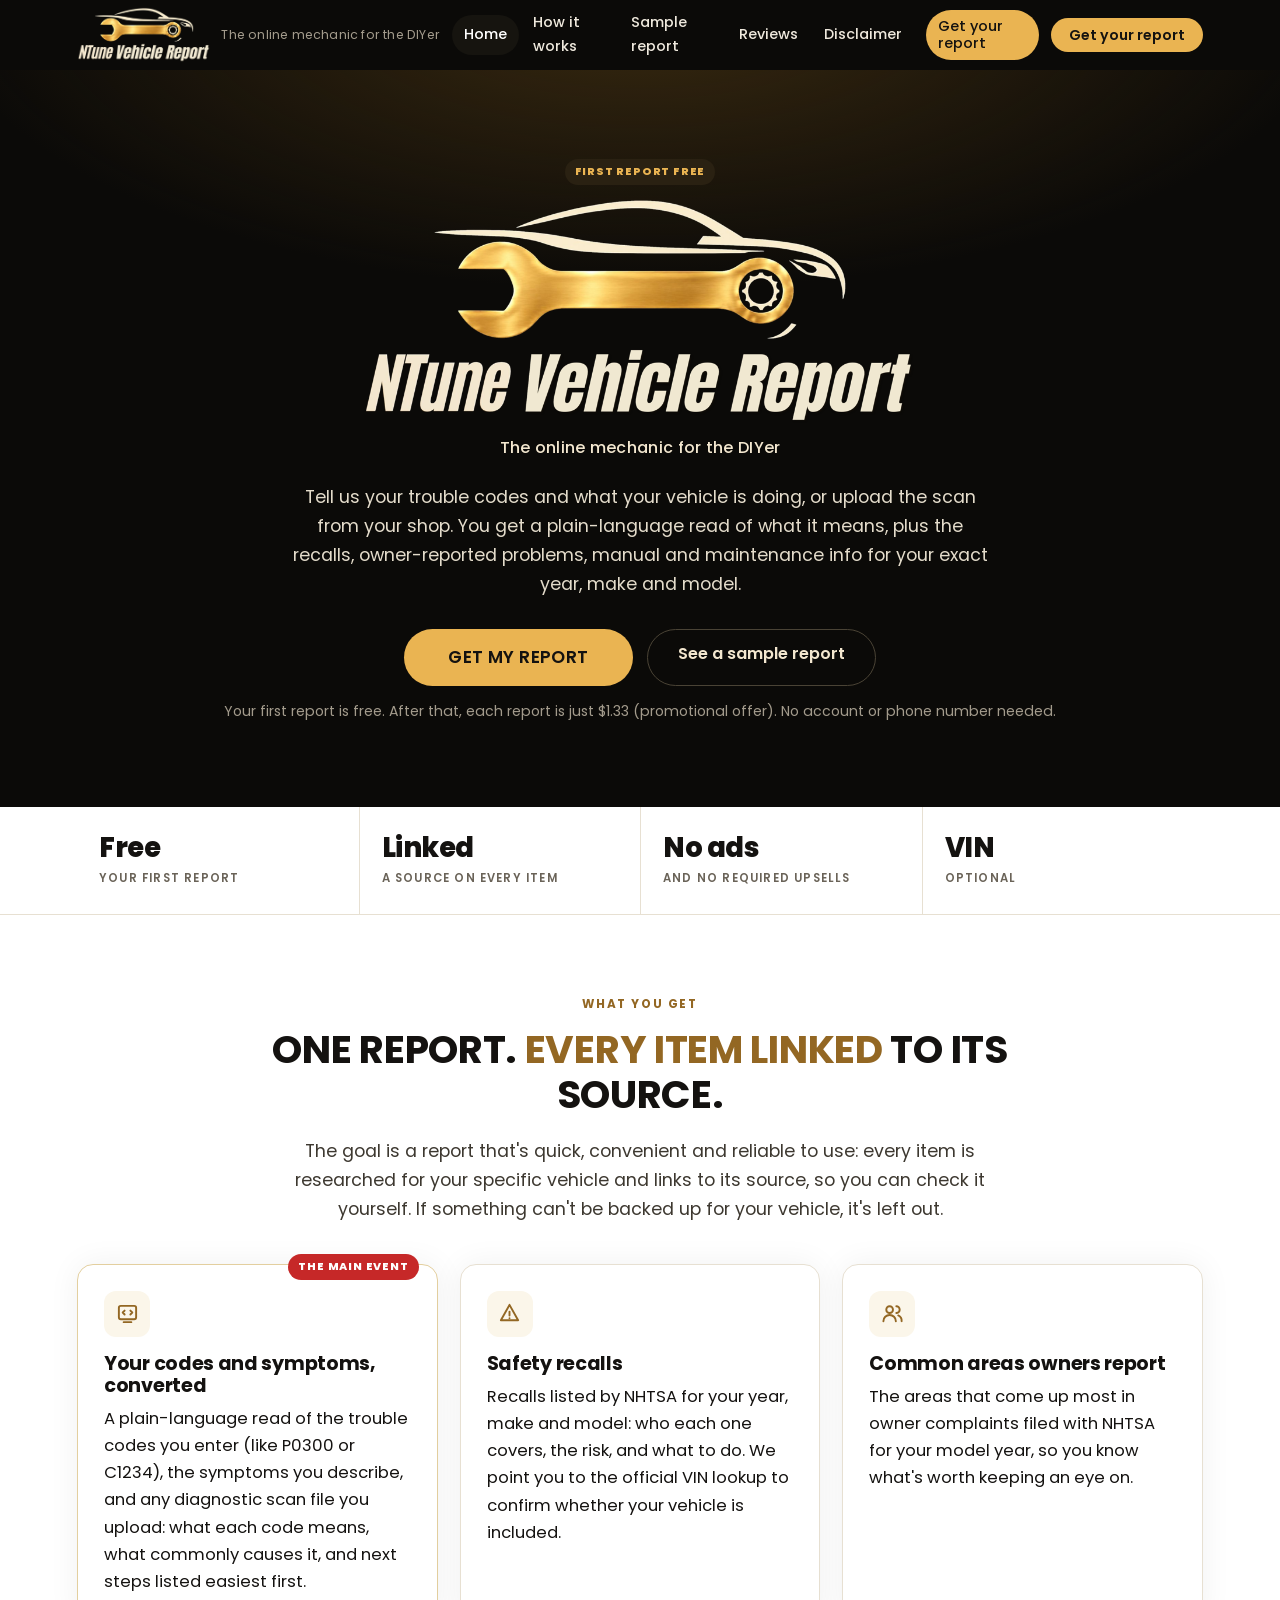
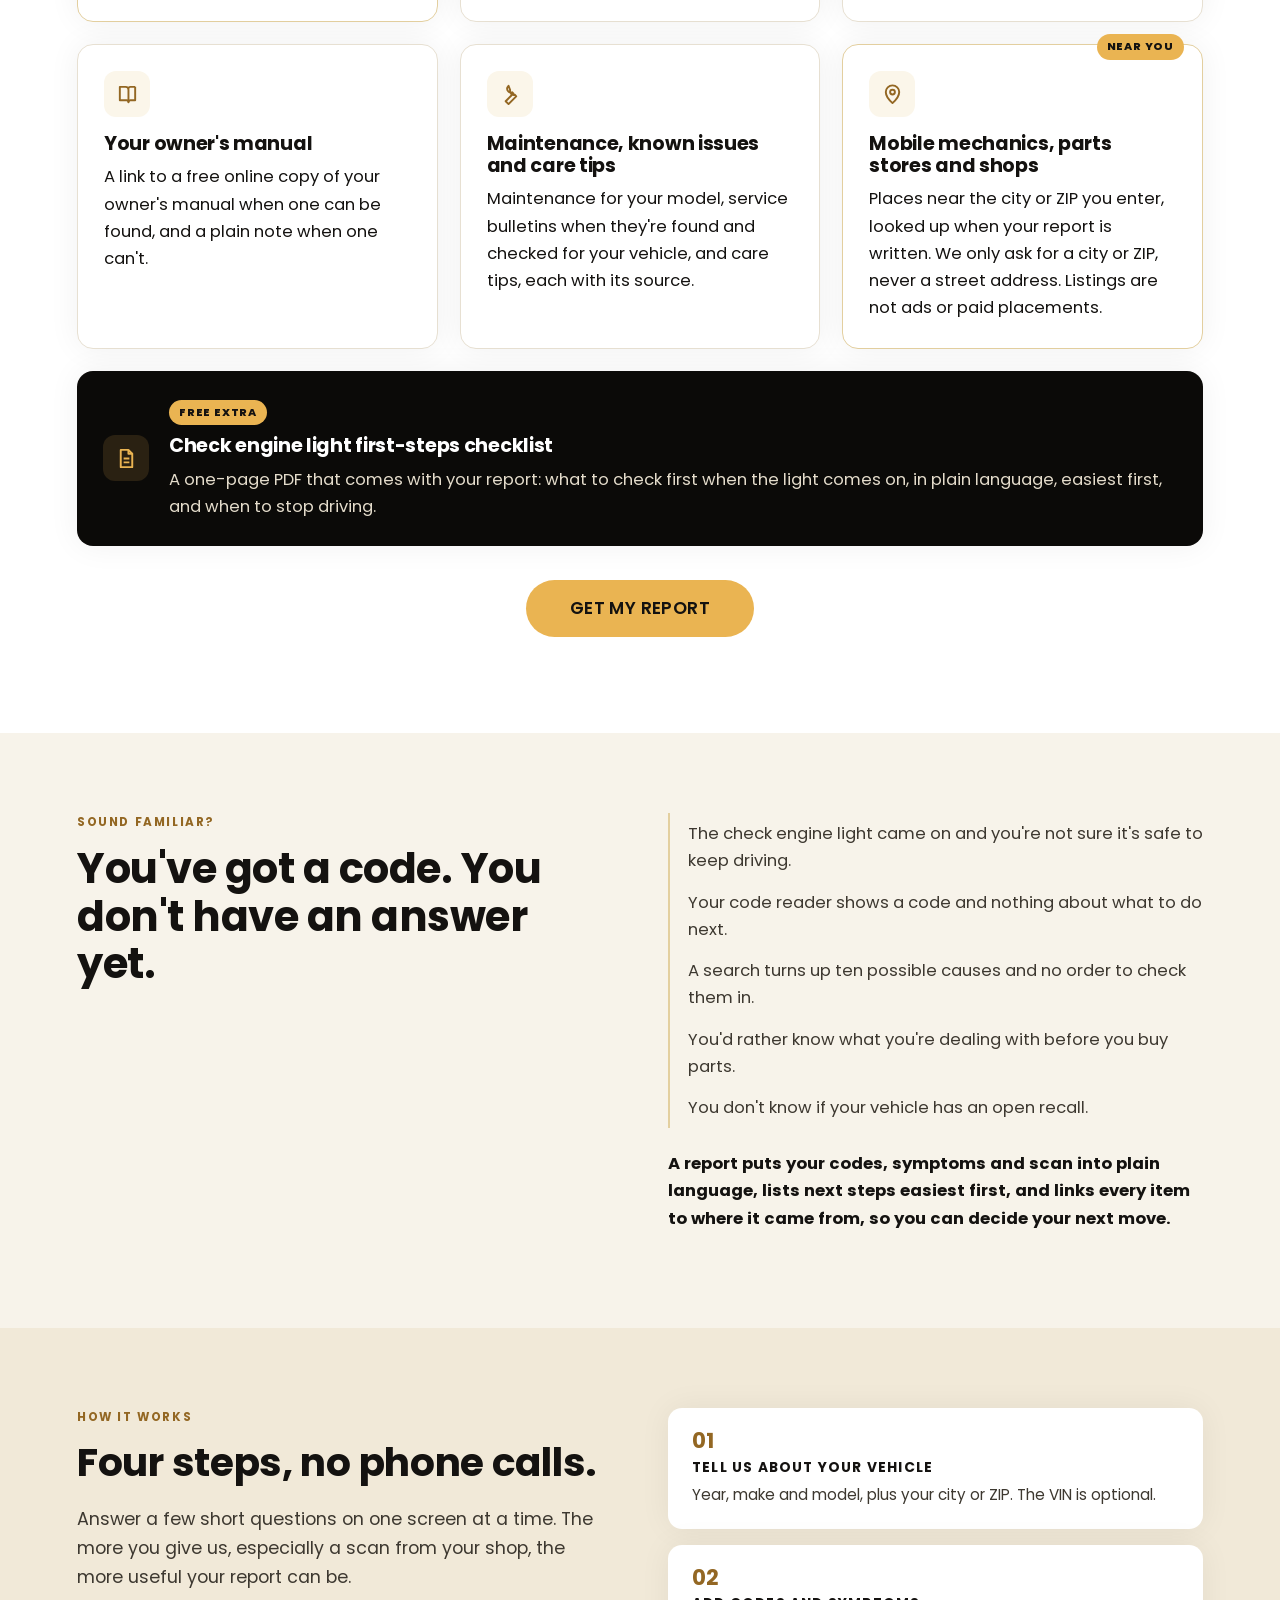
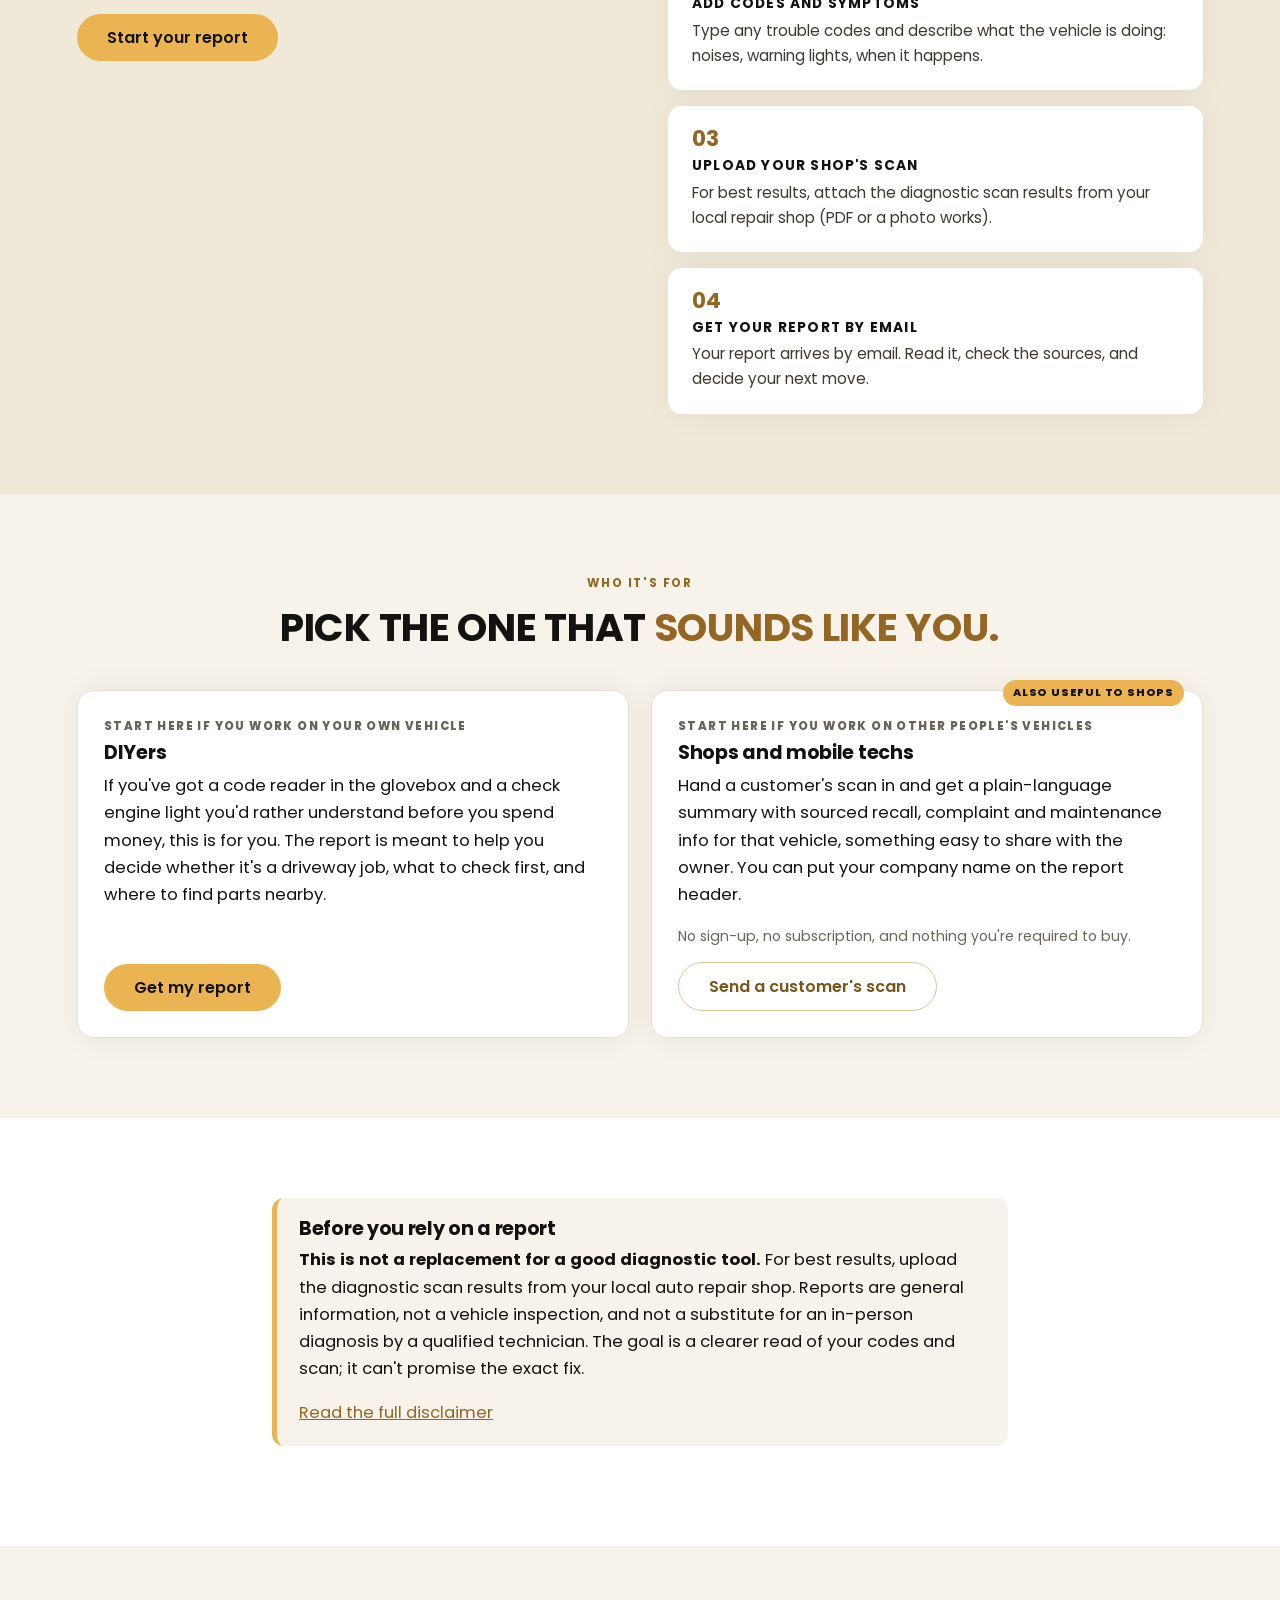
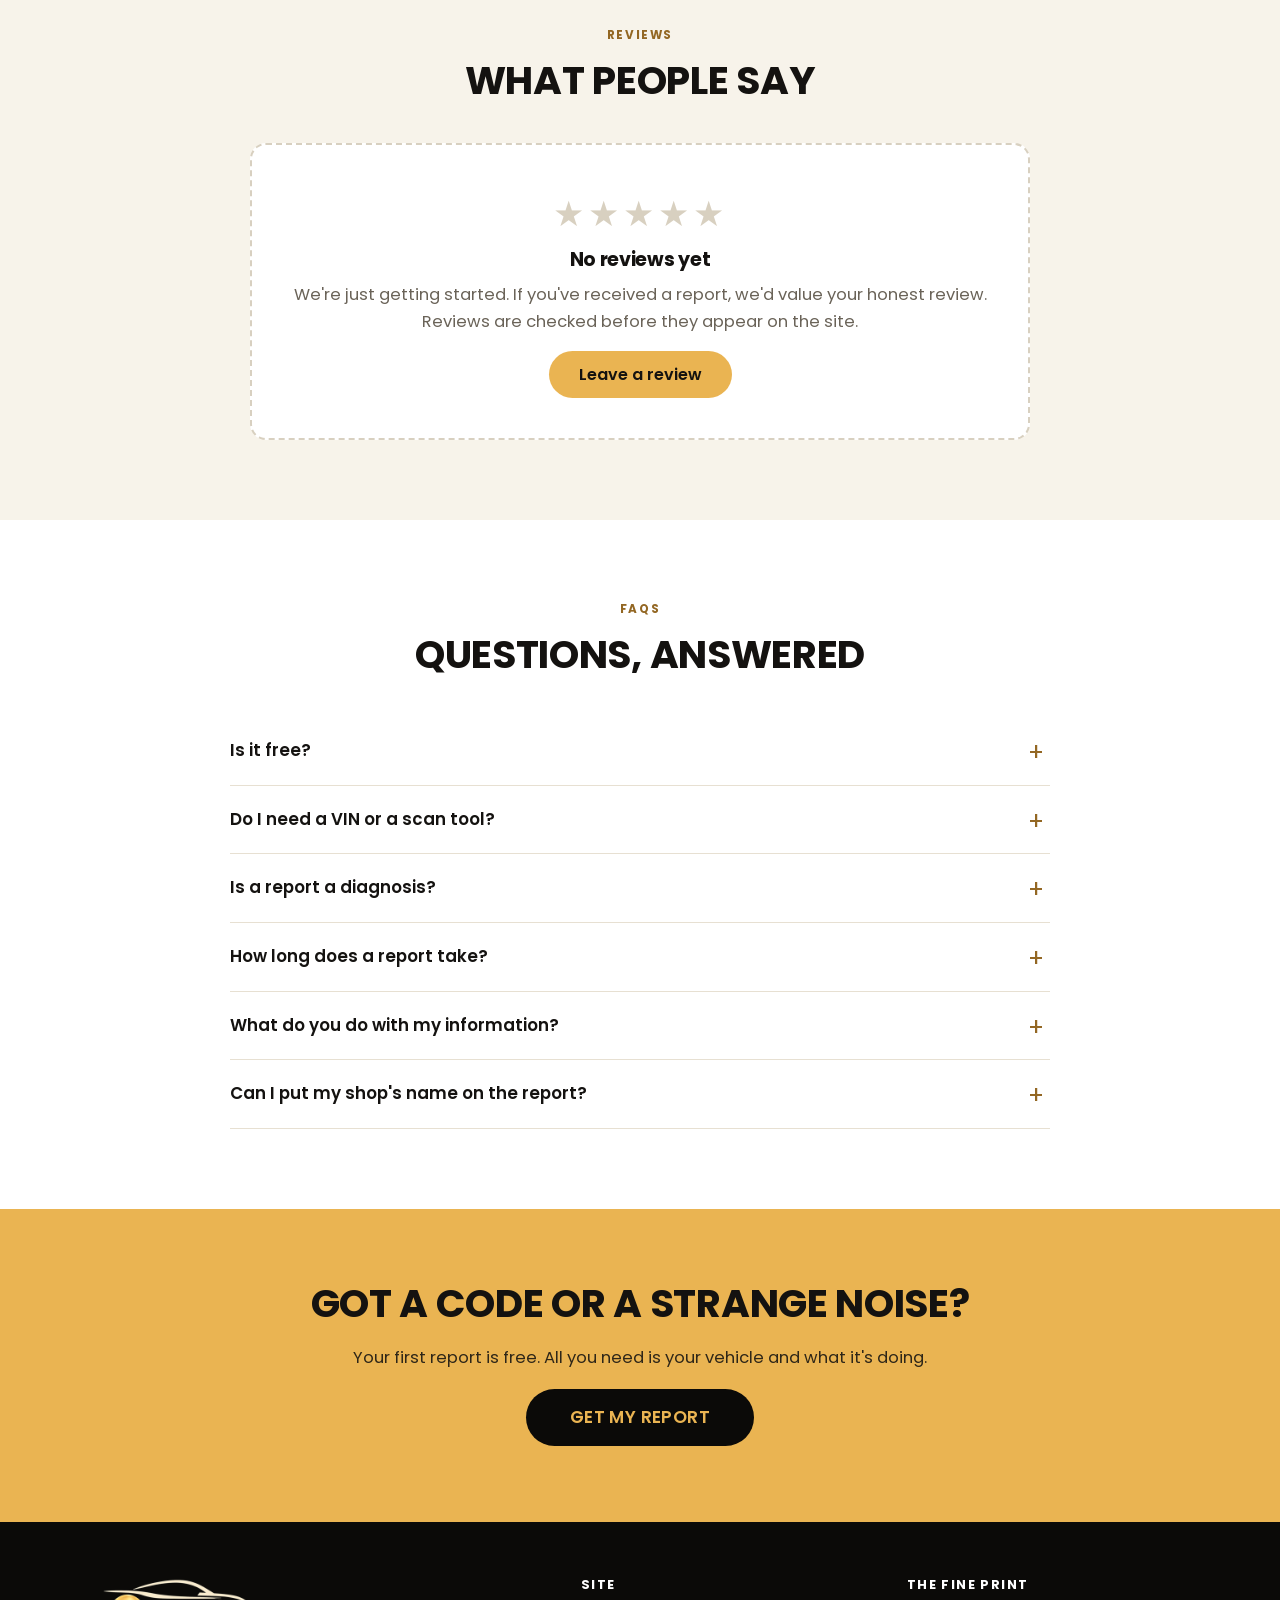
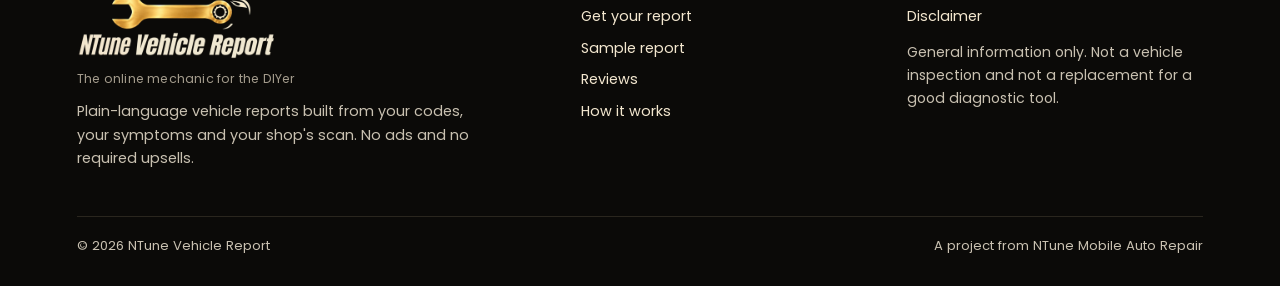
<file: index.html>
<!doctype html>
<html lang="en">
<head>
<meta charset="utf-8">
<meta name="viewport" content="width=device-width, initial-scale=1">
<title>NTune Vehicle Report | The online mechanic for the DIYer</title>
<meta name="description" content="NTune Vehicle Report: plain-language reports from your trouble codes, symptoms and shop scan, plus recalls, owner-reported problems, manual and maintenance info for your vehicle. Your first report is free.">
<meta name="theme-color" content="#0b0a08">
<link rel="stylesheet" href="css/styles.css">
<link rel="icon" type="image/png" href="assets/img/favicon-gold-64.png">
</head>
<body class="has-sticky">
<a class="skip" href="#main">Skip to content</a>
<header class="site-header">
  <div class="container header-inner">
    <a class="brand" href="index.html"><img class="brand-mark" src="assets/img/ntune-vr-gold-logo-300.png" alt="NTune Vehicle Report" width="134" height="56"><span class="brand-name"><small>The online mechanic for the DIYer</small></span></a>
    <nav id="site-nav" class="nav" aria-label="Main">
      <a href="index.html" aria-current="page">Home</a><a href="index.html#how-it-works">How it works</a><a href="sample-report.html">Sample report</a><a href="reviews.html">Reviews</a><a href="disclaimer.html">Disclaimer</a>
      <a class="btn btn-sm" href="get-report.html">Get your report</a>
    </nav>
    <div class="header-tools">
      <a class="btn btn-sm header-cta" href="#get-report-cta">Get your report</a>
      <button class="nav-toggle" aria-expanded="false" aria-controls="site-nav"><span aria-hidden="true">☰</span> Menu</button>
    </div>
  </div>
</header>
<main id="main">

<section class="hero">
  <div class="container">
    <span class="tag" style="background:#2a2112;color:#eab452"><!-- APPROVED Timothy 2026-11-15 5:14 PM PT -->First report free</span>
    <h1 class="hero-brand"><img src="assets/img/ntune-vr-gold-logo-960.png" alt="NTune Vehicle Report" width="560" height="234"></h1>
    <p class="hero-tagline">The online mechanic for the DIYer</p>
    <p class="lead">Tell us your trouble codes and what your vehicle is doing, or upload the scan from your shop. You get a plain-language read of what it means, plus the recalls, owner-reported problems, manual and maintenance info for your exact year, make and model.</p>
    <div class="hero-actions">
      <a class="btn btn-lg" id="get-report-cta" href="get-report.html">Get my report</a>
      <a class="btn btn-ghost" href="sample-report.html">See a sample report</a>
    </div>
    <p class="hero-micro"><!-- APPROVED Timothy 2026-11-15 5:14 PM PT -->Your first report is free. After that, each report is just <span data-price>$1.33</span> (promotional offer). No account or phone number needed.</p>
  </div>
</section>

<!-- Proof strip. The reference site puts big stats here. We have no real numbers yet, so the strip shows facts.
     PLACEHOLDER FOR TIMOTHY (approved 2026-11-09): two number slots are kept below, hidden, for "reports sent" and
     "average rating". Fill them and remove `hidden` only once a record backs the figure (CRM / approved reviews).
     Until then they stay hidden and nothing invented ships. -->
<div class="proof" aria-label="At a glance">
  <div class="container proof-grid">
    <div><b>Free</b><span>Your first report</span></div>
    <div><b>Linked</b><span>A source on every item</span></div>
    <div><b>No ads</b><span>And no required upsells</span></div>
    <div><b>VIN</b><span>Optional</span></div>
    <div hidden data-slot="reports-sent"><b>[REPORTS SENT: from record]</b><span>Reports sent</span></div>
    <div hidden data-slot="average-rating"><b>[AVG RATING: from approved reviews]</b><span>Average rating</span></div>
  </div>
</div>

<section id="what-you-get">
  <div class="container">
    <div class="section-head">
      <span class="eyebrow">What you get</span>
      <h2>One report. <span class="hl">Every item linked</span> to its source.</h2>
      <p class="lead">The goal is a report that's quick, convenient and reliable to use: every item is researched for your specific vehicle and links to its source, so you can check it yourself. If something can't be backed up for your vehicle, it's left out.</p>
    </div>
    <div class="grid grid-3">
      <div class="card feature-new"><span class="tag corner">The main event</span><div class="icon"><svg viewBox="0 0 24 24" fill="none" stroke="currentColor" stroke-width="2" stroke-linecap="round" stroke-linejoin="round"><rect x="3" y="4" width="18" height="14" rx="2"/><path d="M8 21h8M9 9l-2 2 2 2M15 9l2 2-2 2"/></svg></div><h3>Your codes and symptoms, converted</h3><p>A plain-language read of the trouble codes you enter (like P0300 or C1234), the symptoms you describe, and any diagnostic scan file you upload: what each code means, what commonly causes it, and next steps listed easiest first.</p></div>
      <div class="card"><div class="icon"><svg viewBox="0 0 24 24" fill="none" stroke="currentColor" stroke-width="2" stroke-linecap="round" stroke-linejoin="round"><path d="M12 3l9 16H3z"/><path d="M12 10v4M12 17h.01"/></svg></div><h3>Safety recalls</h3><p>Recalls listed by NHTSA for your year, make and model: who each one covers, the risk, and what to do. We point you to the official VIN lookup to confirm whether your vehicle is included.</p></div>
      <div class="card"><div class="icon"><svg viewBox="0 0 24 24" fill="none" stroke="currentColor" stroke-width="2" stroke-linecap="round"><circle cx="9" cy="8" r="3.5"/><path d="M2.5 20a6.5 6.5 0 0 1 13 0"/><path d="M16 4.5a3.5 3.5 0 0 1 0 7M18 14a6 6 0 0 1 3.5 6"/></svg></div><h3>Common areas owners report</h3><p>The areas that come up most in owner complaints filed with NHTSA for your model year, so you know what's worth keeping an eye on.</p></div>
      <div class="card"><div class="icon"><svg viewBox="0 0 24 24" fill="none" stroke="currentColor" stroke-width="2" stroke-linejoin="round"><path d="M4 4h6a3 3 0 0 1 3 3v13a2 2 0 0 0-2-2H4zM20 4h-5a2 2 0 0 0-2 2"/><path d="M20 4v14h-5a2 2 0 0 0-2 2"/></svg></div><h3>Your owner's manual</h3><p>A link to a free online copy of your owner's manual when one can be found, and a plain note when one can't.</p></div>
      <div class="card"><div class="icon"><svg viewBox="0 0 24 24" fill="none" stroke="currentColor" stroke-width="2" stroke-linecap="round" stroke-linejoin="round"><path d="M14.7 6.3a4 4 0 0 0 5 5L21 13l-8 8-3-3 8-8-1.3-1.3a4 4 0 0 1-5-5L13 2z" transform="translate(-2 1)"/></svg></div><h3>Maintenance, known issues and care tips</h3><p>Maintenance for your model, service bulletins when they're found and checked for your vehicle, and care tips, each with its source.</p></div>
      <div class="card feature-new"><span class="tag corner y">Near you</span><div class="icon"><svg viewBox="0 0 24 24" fill="none" stroke="currentColor" stroke-width="2" stroke-linejoin="round"><path d="M12 21s7-6.1 7-11.5a7 7 0 0 0-14 0C5 14.9 12 21 12 21z"/><circle cx="12" cy="9.5" r="2.5"/></svg></div><h3>Mobile mechanics, parts stores and shops</h3><p>Places near the city or ZIP you enter, looked up when your report is written. We only ask for a city or ZIP, never a street address. Listings are not ads or paid placements.</p></div>
    </div>
    <div class="card extra-card"><div class="icon"><svg viewBox="0 0 24 24" fill="none" stroke="currentColor" stroke-width="2" stroke-linejoin="round"><path d="M6 3h8l4 4v14H6z"/><path d="M14 3v4h4M9 12h6M9 16h6"/></svg></div><div><span class="tag" style="background:#eab452;color:#141210">Free extra</span><h3>Check engine light first-steps checklist</h3><p style="margin:0">A one-page PDF that comes with your report: what to check first when the light comes on, in plain language, easiest first, and when to stop driving.</p></div></div>
    <p class="center" style="margin-top:34px"><a class="btn btn-lg" href="get-report.html">Get my report</a></p>
  </div>
</section>

<section class="section-cream">
  <div class="container split">
    <div>
      <span class="eyebrow gold">Sound familiar?</span>
      <p class="big-claim">You've got a code. You don't have an answer yet.</p>
    </div>
    <div>
      <ul class="symptoms">
        <li>The check engine light came on and you're not sure it's safe to keep driving.</li>
        <li>Your code reader shows a code and nothing about what to do next.</li>
        <li>A search turns up ten possible causes and no order to check them in.</li>
        <li>You'd rather know what you're dealing with before you buy parts.</li>
        <li>You don't know if your vehicle has an open recall.</li>
      </ul>
      <p><b>A report puts your codes, symptoms and scan into plain language, lists next steps easiest first, and links every item to where it came from, so you can decide your next move.</b></p>
    </div>
  </div>
</section>

<section id="how-it-works" class="section-sand">
  <div class="container split">
    <div>
      <span class="eyebrow gold">How it works</span>
      <h2>Four steps, no phone calls.</h2>
      <p class="lead">Answer a few short questions on one screen at a time. The more you give us, especially a scan from your shop, the more useful your report can be.</p>
      <p style="margin-top:22px"><a class="btn" href="get-report.html">Start your report</a></p>
    </div>
    <ol class="steps">
      <li><h3>Tell us about your vehicle</h3><p>Year, make and model, plus your city or ZIP. The VIN is optional.</p></li>
      <li><h3>Add codes and symptoms</h3><p>Type any trouble codes and describe what the vehicle is doing: noises, warning lights, when it happens.</p></li>
      <li><h3>Upload your shop's scan</h3><p>For best results, attach the diagnostic scan results from your local repair shop (PDF or a photo works).</p></li>
      <li><h3>Get your report by email</h3><p>Your report arrives by email. Read it, check the sources, and decide your next move.</p></li>
    </ol>
  </div>
</section>

<section id="who" class="section-soft">
  <div class="container">
    <div class="section-head">
      <span class="eyebrow">Who it's for</span>
      <h2>Pick the one that <span class="hl">sounds like you.</span></h2>
    </div>
    <div class="grid grid-2">
      <div class="card path">
        <span class="kicker">Start here if you work on your own vehicle</span>
        <h3>DIYers</h3>
        <p>If you've got a code reader in the glovebox and a check engine light you'd rather understand before you spend money, this is for you. The report is meant to help you decide whether it's a driveway job, what to check first, and where to find parts nearby.</p>
        <a class="btn" href="get-report.html">Get my report</a>
      </div>
      <div class="card path">
        <span class="tag corner y">Also useful to shops</span>
        <span class="kicker">Start here if you work on other people's vehicles</span>
        <h3>Shops and mobile techs</h3>
        <p>Hand a customer's scan in and get a plain-language summary with sourced recall, complaint and maintenance info for that vehicle, something easy to share with the owner. You can put your company name on the report header.</p>
        <p class="muted small">No sign-up, no subscription, and nothing you're required to buy.</p>
        <a class="btn btn-ghost" href="get-report.html">Send a customer's scan</a>
      </div>
    </div>
  </div>
</section>

<section>
  <div class="container narrow">
    <div class="notice">
      <h3>Before you rely on a report</h3>
      <p><b>This is not a replacement for a good diagnostic tool.</b> For best results, upload the diagnostic scan results from your local auto repair shop. Reports are general information, not a vehicle inspection, and not a substitute for an in-person diagnosis by a qualified technician. The goal is a clearer read of your codes and scan; it can't promise the exact fix.</p>
      <p><a href="disclaimer.html">Read the full disclaimer</a></p>
    </div>
  </div>
</section>

<section id="reviews" class="section-soft">
  <div class="container">
    <div class="section-head">
      <span class="eyebrow">Reviews</span>
      <h2>What people say</h2>
    </div>
    <div class="empty-state narrow" style="margin:0 auto">
      <div class="big" aria-hidden="true">★★★★★</div>
      <h3>No reviews yet</h3>
      <p class="muted narrow" style="margin:0 auto 16px">We're just getting started. If you've received a report, we'd value your honest review. Reviews are checked before they appear on the site.</p>
      <a class="btn" href="reviews.html#leave-a-review">Leave a review</a>
    </div>
  </div>
</section>

<section id="faq">
  <div class="container">
    <div class="section-head"><span class="eyebrow">FAQs</span><h2>Questions, answered</h2></div>
    <div class="faq">
      <details><summary>Is it free?</summary><p><!-- APPROVED Timothy 2026-11-15 5:14 PM PT -->Your first report is free. After that, each report is just <span data-price>$1.33</span> (promotional offer), paid on Square's secure checkout. There's no account and no subscription.</p></details>
      <details><summary>Do I need a VIN or a scan tool?</summary><p>No. The VIN and mileage are optional, and you can send codes, a description of what the vehicle is doing, a scan file, or any mix. For best results, upload the diagnostic scan results from your local auto repair shop.</p></details>
      <details><summary>Is a report a diagnosis?</summary><p>No. A report is general information. It's not a vehicle inspection, not a replacement for a good diagnostic tool, and not a substitute for an in-person diagnosis by a qualified technician. See the <a href="disclaimer.html">disclaimer</a>.</p></details>
      <details><summary>How long does a report take?</summary><p><!-- APPROVED Timothy 2026-11-15 5:14 PM PT -->You should receive your report by email typically within 10 minutes, or within 10 minutes after your payment goes through for paid reports.</p></details>
      <details><summary>What do you do with my information?</summary><p>We use what you send only to prepare and email your report. We only ask for a city or ZIP, never a street address, and no phone number. Payments, when due, are handled on Square's secure checkout page, and we never see your card details. Your information is never sold to third parties or used to target ads.</p></details>
      <details><summary>Can I put my shop's name on the report?</summary><p>Yes. The form has an optional "Want your company or name on the header?" question. Leave it blank for the standard NTune Vehicle Report header.</p></details>
    </div>
  </div>
</section>

<section class="cta-band">
  <div class="container cta-inner">
    <h2 style="margin:0">Got a code or a strange noise?</h2>
    <p style="margin:0"><!-- APPROVED Timothy 2026-11-15 5:14 PM PT -->Your first report is free. All you need is your vehicle and what it's doing.</p>
    <a class="btn btn-yellow btn-lg" href="get-report.html">Get my report</a>
  </div>
</section>

</main>
<footer class="site-footer">
  <div class="container">
    <div class="footer-grid">
      <div>
        <a class="brand" href="index.html" style="flex-direction:column;align-items:flex-start;gap:12px"><img class="brand-logo" src="assets/img/ntune-vr-gold-logo-480.png" alt="NTune Vehicle Report" width="200" height="83"><span class="brand-name"><small>The online mechanic for the DIYer</small></span></a>
        <p style="margin-top:14px;max-width:420px">Plain-language vehicle reports built from your codes, your symptoms and your shop's scan. No ads and no required upsells.</p>
      </div>
      <div><h4>Site</h4><ul>
        <li><a href="get-report.html">Get your report</a></li>
        <li><a href="sample-report.html">Sample report</a></li>
        <li><a href="reviews.html">Reviews</a></li>
        <li><a href="index.html#how-it-works">How it works</a></li></ul></div>
      <div><h4>The fine print</h4><ul>
        <li><a href="disclaimer.html">Disclaimer</a></li></ul>
        <p class="small" style="margin-top:12px">General information only. Not a vehicle inspection and not a replacement for a good diagnostic tool.</p></div>
    </div>
    <div class="footer-base">
      <span>© <span id="year">2026</span> NTune Vehicle Report</span>
      <span>A project from NTune Mobile Auto Repair</span>
    </div>
  </div>
</footer>
<div class="sticky-cta"><a class="btn" href="get-report.html">Get your report</a></div>
<script src="js/main.js"></script>
<script src="js/pricing.js"></script>
</body>
</html>
</file>
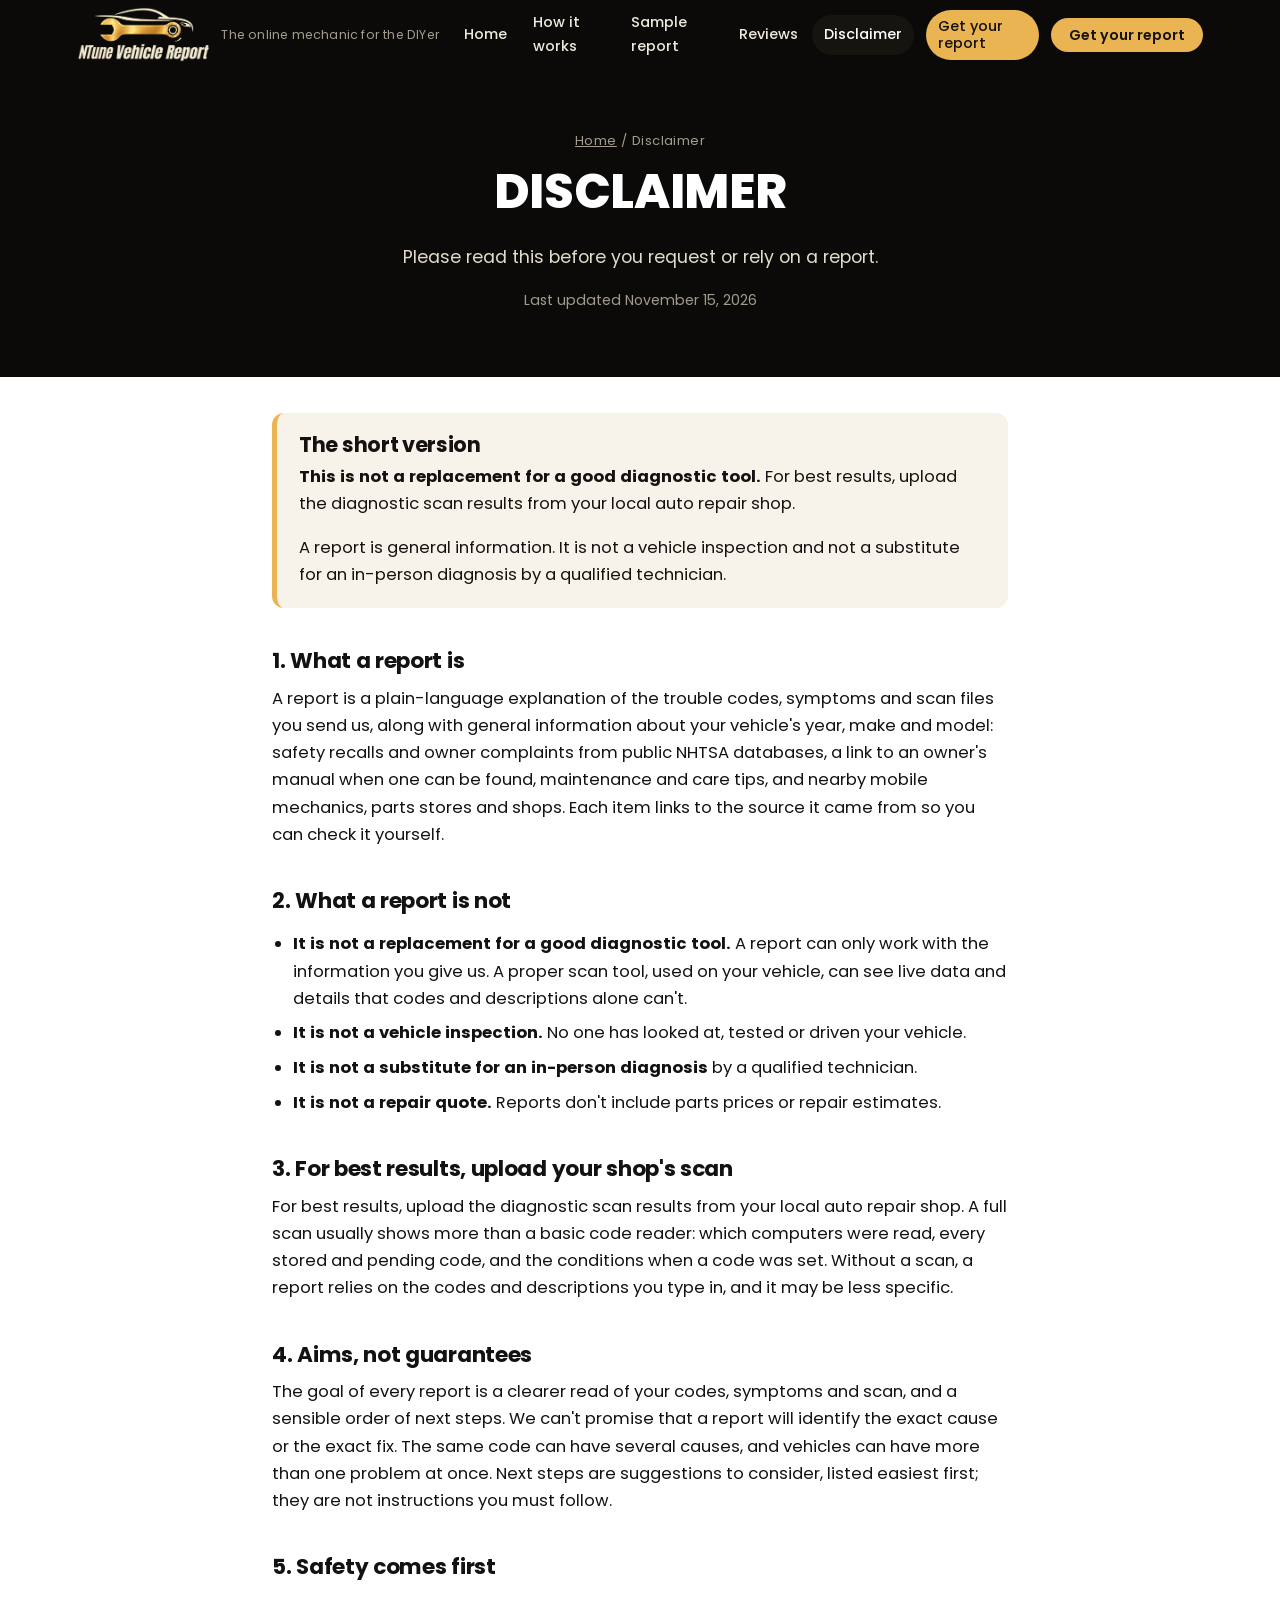
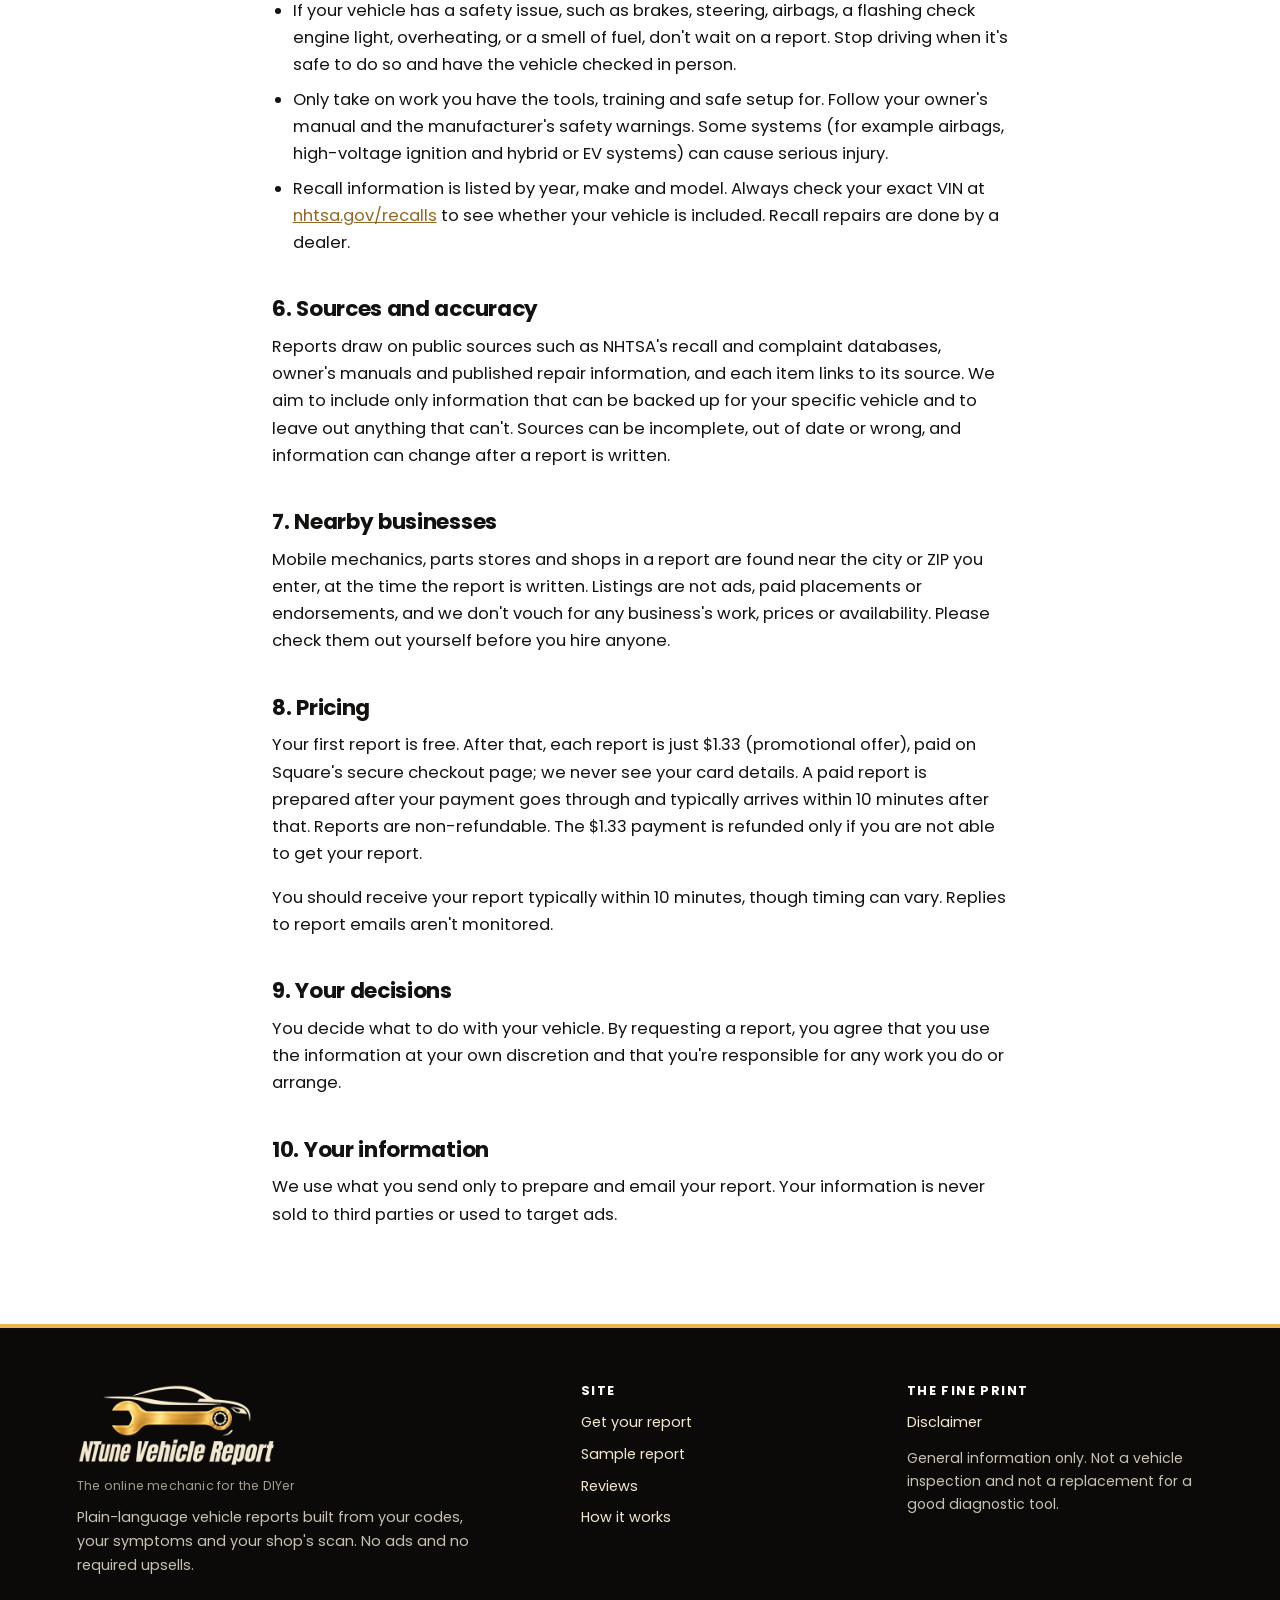
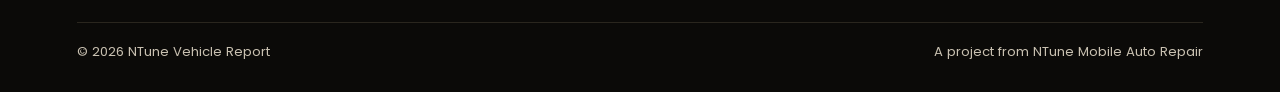
<file: disclaimer.html>
<!doctype html>
<html lang="en">
<head>
<meta charset="utf-8">
<meta name="viewport" content="width=device-width, initial-scale=1">
<title>NTune Vehicle Report | Disclaimer</title>
<meta name="description" content="NTune Vehicle Report: reports are general information, not a replacement for a good diagnostic tool or an in-person diagnosis. For best results, upload your shop's diagnostic scan.">
<meta name="theme-color" content="#0b0a08">
<link rel="stylesheet" href="css/styles.css">
<link rel="icon" type="image/png" href="assets/img/favicon-gold-64.png">
</head>
<body class="has-sticky">
<a class="skip" href="#main">Skip to content</a>
<header class="site-header">
  <div class="container header-inner">
    <a class="brand" href="index.html"><img class="brand-mark" src="assets/img/ntune-vr-gold-logo-300.png" alt="NTune Vehicle Report" width="134" height="56"><span class="brand-name"><small>The online mechanic for the DIYer</small></span></a>
    <nav id="site-nav" class="nav" aria-label="Main">
      <a href="index.html">Home</a><a href="index.html#how-it-works">How it works</a><a href="sample-report.html">Sample report</a><a href="reviews.html">Reviews</a><a href="disclaimer.html" aria-current="page">Disclaimer</a>
      <a class="btn btn-sm" href="get-report.html">Get your report</a>
    </nav>
    <div class="header-tools">
      <a class="btn btn-sm header-cta" href="index.html#get-report-cta">Get your report</a>
      <button class="nav-toggle" aria-expanded="false" aria-controls="site-nav"><span aria-hidden="true">☰</span> Menu</button>
    </div>
  </div>
</header>
<main id="main">

<div class="page-head"><div class="container">
  <div class="breadcrumb"><a href="index.html">Home</a> / Disclaimer</div>
  <h1>Disclaimer</h1>
  <p class="lead">Please read this before you request or rely on a report.</p>
  <p class="small muted">Last updated November 15, 2026</p>
</div></div>
<section style="padding-top:36px">
<div class="container narrow prose">
  <div class="notice">
    <h2 style="margin-top:0;font-size:1.3rem">The short version</h2>
    <p><b>This is not a replacement for a good diagnostic tool.</b> For best results, upload the diagnostic scan results from your local auto repair shop.</p>
    <p style="margin:0">A report is general information. It is not a vehicle inspection and not a substitute for an in-person diagnosis by a qualified technician.</p>
  </div>

  <h2>1. What a report is</h2>
  <p>A report is a plain-language explanation of the trouble codes, symptoms and scan files you send us, along with general information about your vehicle's year, make and model: safety recalls and owner complaints from public NHTSA databases, a link to an owner's manual when one can be found, maintenance and care tips, and nearby mobile mechanics, parts stores and shops. Each item links to the source it came from so you can check it yourself.</p>

  <h2>2. What a report is not</h2>
  <ul>
    <li><b>It is not a replacement for a good diagnostic tool.</b> A report can only work with the information you give us. A proper scan tool, used on your vehicle, can see live data and details that codes and descriptions alone can't.</li>
    <li><b>It is not a vehicle inspection.</b> No one has looked at, tested or driven your vehicle.</li>
    <li><b>It is not a substitute for an in-person diagnosis</b> by a qualified technician.</li>
    <li><b>It is not a repair quote.</b> Reports don't include parts prices or repair estimates.</li>
  </ul>

  <h2>3. For best results, upload your shop's scan</h2>
  <p>For best results, upload the diagnostic scan results from your local auto repair shop. A full scan usually shows more than a basic code reader: which computers were read, every stored and pending code, and the conditions when a code was set. Without a scan, a report relies on the codes and descriptions you type in, and it may be less specific.</p>

  <h2>4. Aims, not guarantees</h2>
  <p>The goal of every report is a clearer read of your codes, symptoms and scan, and a sensible order of next steps. We can't promise that a report will identify the exact cause or the exact fix. The same code can have several causes, and vehicles can have more than one problem at once. Next steps are suggestions to consider, listed easiest first; they are not instructions you must follow.</p>

  <h2>5. Safety comes first</h2>
  <ul>
    <li>If your vehicle has a safety issue, such as brakes, steering, airbags, a flashing check engine light, overheating, or a smell of fuel, don't wait on a report. Stop driving when it's safe to do so and have the vehicle checked in person.</li>
    <li>Only take on work you have the tools, training and safe setup for. Follow your owner's manual and the manufacturer's safety warnings. Some systems (for example airbags, high-voltage ignition and hybrid or EV systems) can cause serious injury.</li>
    <li>Recall information is listed by year, make and model. Always check your exact VIN at <a href="https://www.nhtsa.gov/recalls" target="_blank" rel="noopener">nhtsa.gov/recalls</a> to see whether your vehicle is included. Recall repairs are done by a dealer.</li>
  </ul>

  <h2>6. Sources and accuracy</h2>
  <p>Reports draw on public sources such as NHTSA's recall and complaint databases, owner's manuals and published repair information, and each item links to its source. We aim to include only information that can be backed up for your specific vehicle and to leave out anything that can't. Sources can be incomplete, out of date or wrong, and information can change after a report is written.</p>

  <h2>7. Nearby businesses</h2>
  <p>Mobile mechanics, parts stores and shops in a report are found near the city or ZIP you enter, at the time the report is written. Listings are not ads, paid placements or endorsements, and we don't vouch for any business's work, prices or availability. Please check them out yourself before you hire anyone.</p>

  <h2>8. Pricing</h2>
  <p><!-- wording updated 2026-11-15 4:39 PM PT -->Your first report is free. After that, each report is just <span data-price>$1.33</span> (promotional offer), paid on Square's secure checkout page; we never see your card details. A paid report is prepared after your payment goes through and typically arrives within 10 minutes after that. Reports are non-refundable. The $1.33 payment is refunded only if you are not able to get your report.</p>
  <p>You should receive your report typically within 10 minutes, though timing can vary. Replies to report emails aren't monitored.</p>

  <h2>9. Your decisions</h2>
  <p>You decide what to do with your vehicle. By requesting a report, you agree that you use the information at your own discretion and that you're responsible for any work you do or arrange.</p>

  <h2 id="your-information">10. Your information</h2>
  <p>We use what you send only to prepare and email your report. Your information is never sold to third parties or used to target ads.</p>

</div>
</section>

</main>
<footer class="site-footer">
  <div class="container">
    <div class="footer-grid">
      <div>
        <a class="brand" href="index.html" style="flex-direction:column;align-items:flex-start;gap:12px"><img class="brand-logo" src="assets/img/ntune-vr-gold-logo-480.png" alt="NTune Vehicle Report" width="200" height="83"><span class="brand-name"><small>The online mechanic for the DIYer</small></span></a>
        <p style="margin-top:14px;max-width:420px">Plain-language vehicle reports built from your codes, your symptoms and your shop's scan. No ads and no required upsells.</p>
      </div>
      <div><h4>Site</h4><ul>
        <li><a href="get-report.html">Get your report</a></li>
        <li><a href="sample-report.html">Sample report</a></li>
        <li><a href="reviews.html">Reviews</a></li>
        <li><a href="index.html#how-it-works">How it works</a></li></ul></div>
      <div><h4>The fine print</h4><ul>
        <li><a href="disclaimer.html">Disclaimer</a></li></ul>
        <p class="small" style="margin-top:12px">General information only. Not a vehicle inspection and not a replacement for a good diagnostic tool.</p></div>
    </div>
    <div class="footer-base">
      <span>© <span id="year">2026</span> NTune Vehicle Report</span>
      <span>A project from NTune Mobile Auto Repair</span>
    </div>
  </div>
</footer>
<div class="sticky-cta"><a class="btn" href="get-report.html">Get your report</a></div>
<script src="js/main.js"></script>
<script src="js/pricing.js"></script>
</body>
</html>
</file>
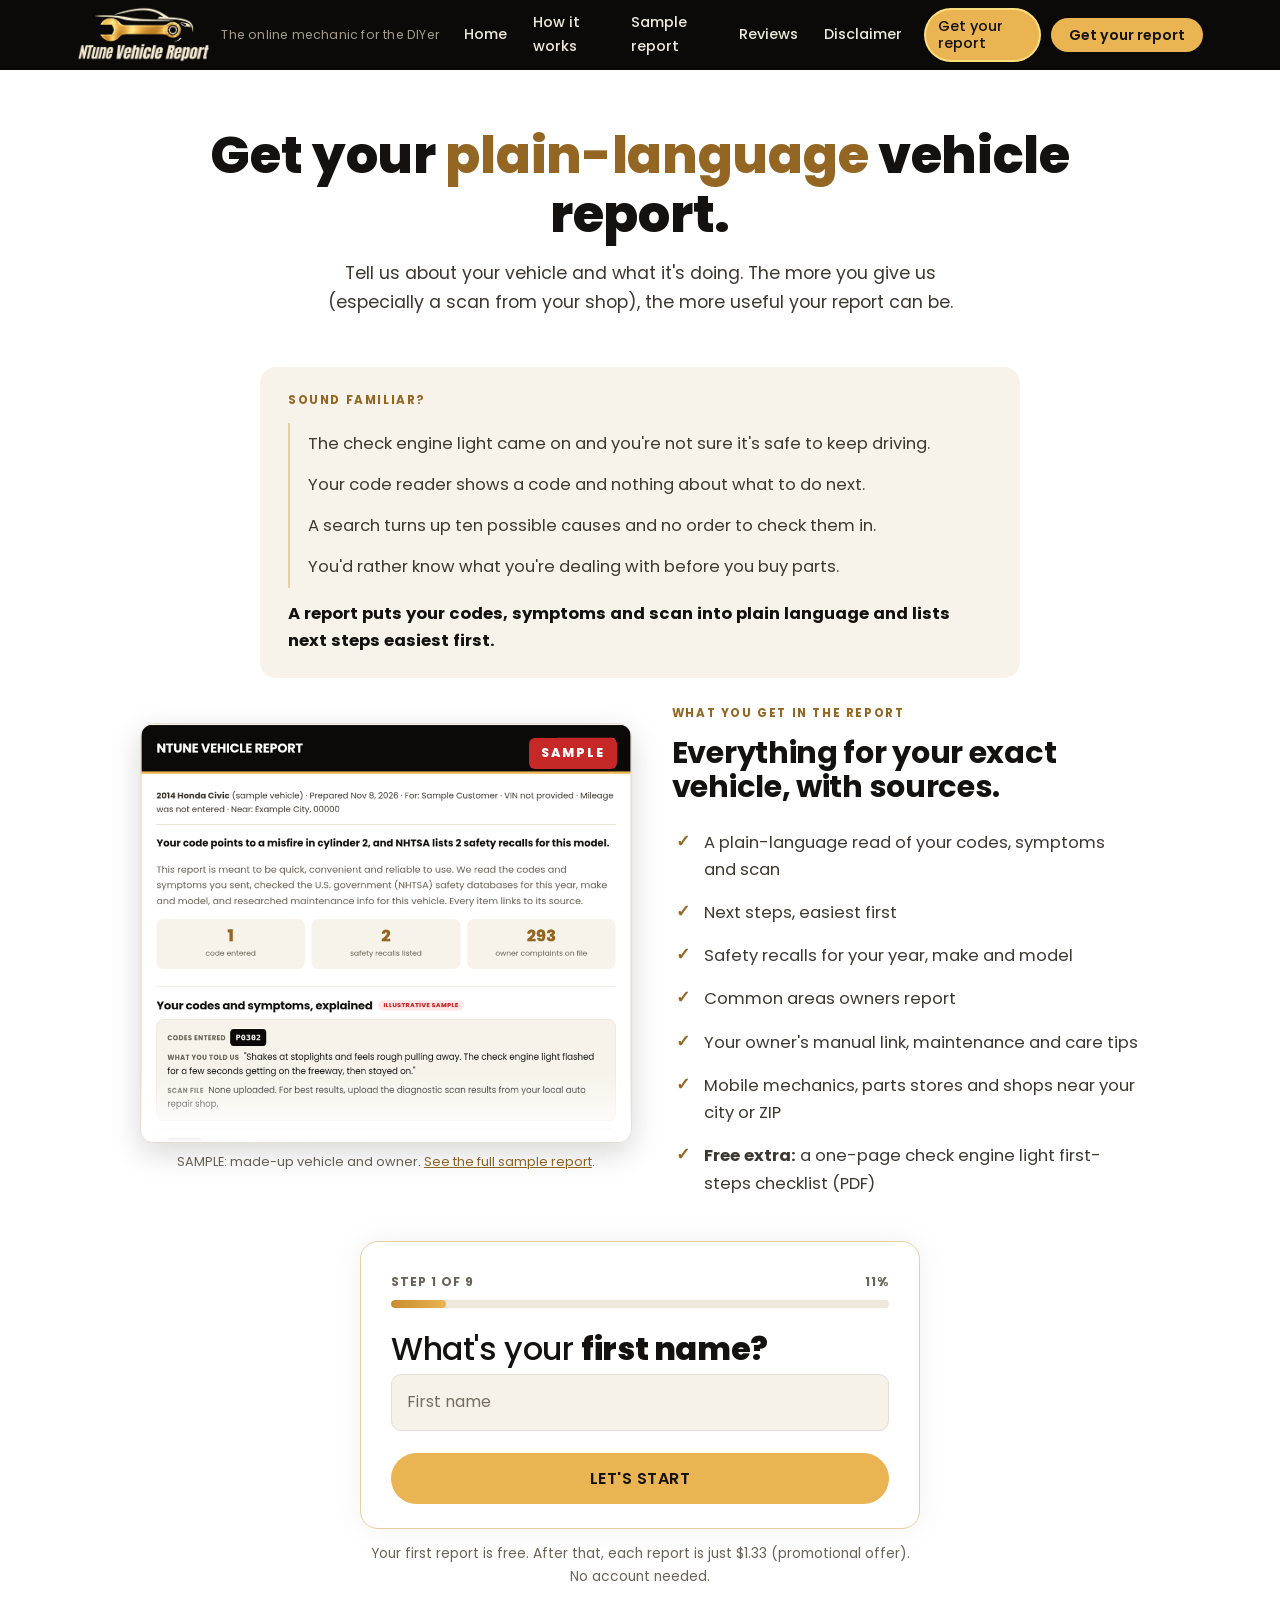
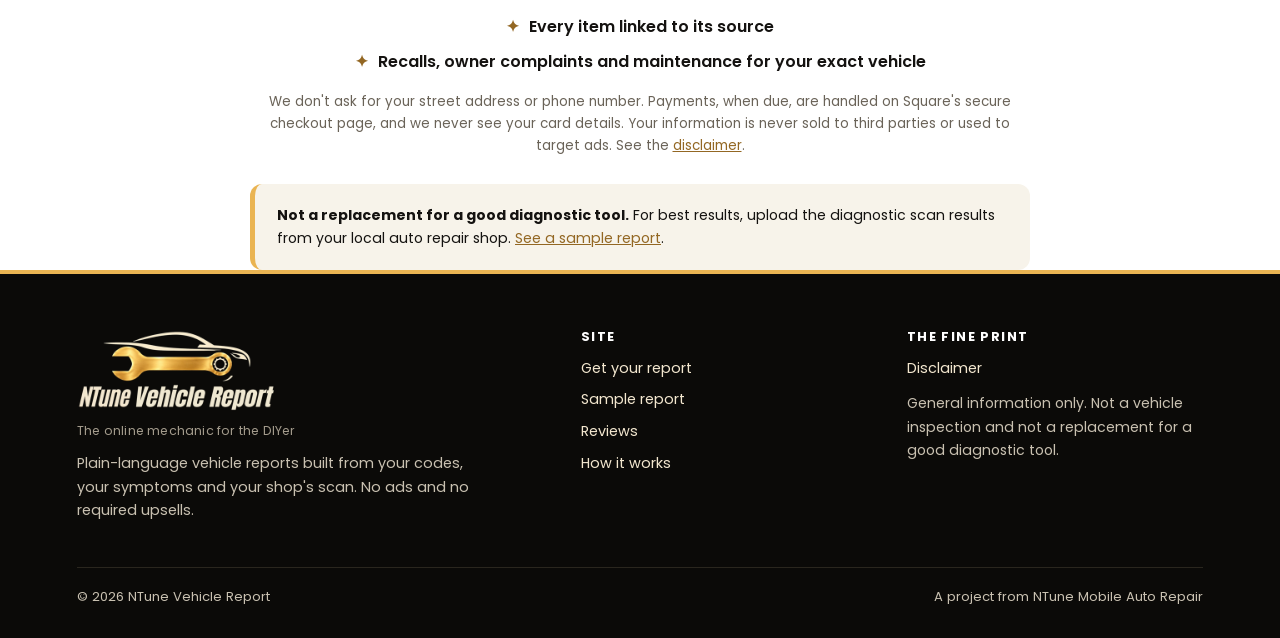
<file: get-report.html>
<!doctype html>
<html lang="en">
<head>
<meta charset="utf-8">
<meta name="viewport" content="width=device-width, initial-scale=1">
<title>NTune Vehicle Report | Get your report</title>
<meta name="description" content="NTune Vehicle Report: enter your vehicle, trouble codes and symptoms, and upload your shop's diagnostic scan for a plain-language report. Your first report is free.">
<meta name="theme-color" content="#0b0a08">
<link rel="stylesheet" href="css/styles.css">
<link rel="icon" type="image/png" href="assets/img/favicon-gold-64.png">
</head>
<body>
<a class="skip" href="#main">Skip to content</a>
<header class="site-header">
  <div class="container header-inner">
    <a class="brand" href="index.html"><img class="brand-mark" src="assets/img/ntune-vr-gold-logo-300.png" alt="NTune Vehicle Report" width="134" height="56"><span class="brand-name"><small>The online mechanic for the DIYer</small></span></a>
    <nav id="site-nav" class="nav" aria-label="Main">
      <a href="index.html">Home</a><a href="index.html#how-it-works">How it works</a><a href="sample-report.html">Sample report</a><a href="reviews.html">Reviews</a><a href="disclaimer.html">Disclaimer</a>
      <a class="btn btn-sm" href="get-report.html" aria-current="page">Get your report</a>
    </nav>
    <div class="header-tools">
      <a class="btn btn-sm header-cta" href="#report-form">Get your report</a>
      <button class="nav-toggle" aria-expanded="false" aria-controls="site-nav"><span aria-hidden="true">☰</span> Menu</button>
    </div>
  </div>
</header>
<main id="main">

<div class="rm-hero"><div class="container">
  <h1>Get your <span class="hl">plain-language</span> vehicle report.</h1>
  <p class="lead">Tell us about your vehicle and what it's doing. The more you give us (especially a scan from your shop), the more useful your report can be.</p>
</div></div>

<div class="container">
  <div class="rm-familiar">
    <span class="eyebrow">Sound familiar?</span>
    <ul class="symptoms">
      <li>The check engine light came on and you're not sure it's safe to keep driving.</li>
      <li>Your code reader shows a code and nothing about what to do next.</li>
      <li>A search turns up ten possible causes and no order to check them in.</li>
      <li>You'd rather know what you're dealing with before you buy parts.</li>
    </ul>
    <p style="margin:0"><b>A report puts your codes, symptoms and scan into plain language and lists next steps easiest first.</b></p>
  </div>

  <div class="rm-get" id="what-you-get-in-the-report">
    <div>
      <div class="shot"><span class="stamp">SAMPLE</span><img src="assets/img/sample-report-shot.png" alt="Sample NTune Vehicle Report for a made-up 2014 Honda Civic: code P0302 explained, next steps easiest first, and safety recalls" width="900" height="1200" loading="lazy"></div>
      <p class="shot-cap">SAMPLE: made-up vehicle and owner. <a href="sample-report.html">See the full sample report</a>.</p>
    </div>
    <div>
      <span class="eyebrow">What you get in the report</span>
      <h2 style="font-size:clamp(1.4rem,3vw,1.9rem)">Everything for your exact vehicle, with sources.</h2>
      <ul class="checklist">
        <li>A plain-language read of your codes, symptoms and scan</li>
        <li>Next steps, easiest first</li>
        <li>Safety recalls for your year, make and model</li>
        <li>Common areas owners report</li>
        <li>Your owner's manual link, maintenance and care tips</li>
        <li>Mobile mechanics, parts stores and shops near your city or ZIP</li>
        <li><b>Free extra:</b> a one-page check engine light first-steps checklist (PDF)</li>
      </ul>
    </div>
  </div>
</div>

<section style="padding:36px 0 0">
<div class="container">
  <div class="rm-wrap">
    <form id="report-form" class="rm-card" novalidate data-total="9">
      <div class="rm-progress" aria-hidden="true">
        <div class="rm-progress-top"><span id="rm-count">Step 1 of 9</span><span id="rm-pct">0%</span></div>
        <div class="rm-track"><div class="rm-bar" id="rm-bar"></div></div>
      </div>
      <p class="sr-only" id="rm-live" aria-live="polite"></p>
      <div id="form-summary" class="form-summary" tabindex="-1" role="alert">Please fix the highlighted fields.</div>
      <fieldset class="rm-step" data-step="1" aria-labelledby="q1">
        <h2 class="rm-q" id="q1" tabindex="-1">What's your <strong>first name?</strong></h2>
        <div class="field" id="f-first"><label for="first_name" class="sr-only">First name</label>
          <input type="text" id="first_name" name="first_name" autocomplete="given-name" maxlength="60" placeholder="First name" required><div class="error" role="alert"></div></div>
        <div class="rm-nav"><button type="button" class="btn" data-next>Let's start</button></div>
      </fieldset><fieldset class="rm-step" data-step="2" aria-labelledby="q2">
        <h2 class="rm-q" id="q2" tabindex="-1">Where should we <strong>email</strong> your report?</h2>
        <div class="field" id="f-email"><label for="email" class="sr-only">Email</label>
          <input type="email" id="email" name="email" autocomplete="email" inputmode="email" maxlength="120" placeholder="Email address" required aria-describedby="email-help">
          <span class="help" id="email-help">We need this to send your report. Replies to the report email aren't monitored.</span><div class="error" role="alert"></div></div>
        <div class="rm-nav"><button type="button" class="btn-back" data-back>Back</button><button type="button" class="btn" data-next>Continue</button></div>
      </fieldset><fieldset class="rm-step" data-step="3" aria-labelledby="q3">
        <h2 class="rm-q" id="q3" tabindex="-1">What are you <strong>driving?</strong></h2>
        <div class="row row-3">
          <div class="field" id="f-year"><label for="year-input">Year <span class="req" aria-hidden="true">*</span></label>
            <input type="number" id="year-input" name="year" inputmode="numeric" min="1981" max="2027" placeholder="2014" required><div class="error" role="alert"></div></div>
          <div class="field" id="f-make"><label for="make">Make <span class="req" aria-hidden="true">*</span></label>
            <input type="text" id="make" name="make" maxlength="40" placeholder="Honda" required list="makes"><div class="error" role="alert"></div></div>
          <div class="field" id="f-model"><label for="model">Model <span class="req" aria-hidden="true">*</span></label>
            <input type="text" id="model" name="model" maxlength="60" placeholder="Civic" required><div class="error" role="alert"></div></div>
        </div>
        <datalist id="makes"><option>Acura</option><option>Audi</option><option>BMW</option><option>Buick</option><option>Cadillac</option><option>Chevrolet</option><option>Chrysler</option><option>Dodge</option><option>Ford</option><option>GMC</option><option>Honda</option><option>Hyundai</option><option>Infiniti</option><option>Jeep</option><option>Kia</option><option>Lexus</option><option>Lincoln</option><option>Mazda</option><option>Mercedes-Benz</option><option>Mitsubishi</option><option>Nissan</option><option>Ram</option><option>Subaru</option><option>Tesla</option><option>Toyota</option><option>Volkswagen</option><option>Volvo</option></datalist>
        <div class="rm-nav"><button type="button" class="btn-back" data-back>Back</button><button type="button" class="btn" data-next>Continue</button></div>
      </fieldset><fieldset class="rm-step" data-step="4" aria-labelledby="q4">
        <h2 class="rm-q" id="q4" tabindex="-1">Got your <strong>VIN and mileage?</strong></h2><p class="rm-sub">Both are optional. Skip this if you don't have them handy.</p>
        <div class="field" id="f-vin"><label for="vin">VIN <span class="opt">(optional)</span> <span class="counter" id="vin-count">0/17</span></label>
          <input type="text" id="vin" name="vin" maxlength="17" autocomplete="off" autocapitalize="characters" spellcheck="false" aria-describedby="vin-help">
          <span class="help" id="vin-help">17 characters. Find it on the dashboard (lower corner of the windshield, driver's side) or on your registration. Leave it blank if you don't have it.</span><div class="error" role="alert"></div></div>
        <div class="field" id="f-miles"><label for="mileage">Mileage <span class="opt">(optional)</span></label>
          <input type="number" id="mileage" name="mileage" inputmode="numeric" min="0" max="999999" placeholder="e.g. 128000">
          <span class="help">Helps match maintenance items to where your vehicle is now.</span><div class="error" role="alert"></div></div>
        <div class="rm-nav"><button type="button" class="btn-back" data-back>Back</button><button type="button" class="btn" data-next>Continue</button><button type="button" class="btn-link" data-skip>Skip</button></div>
      </fieldset><fieldset class="rm-step" data-step="5" aria-labelledby="q5">
        <h2 class="rm-q" id="q5" tabindex="-1">Where's the <strong>vehicle?</strong></h2>
        <div class="field" id="f-city"><label for="city_or_zip">City or ZIP <span class="req" aria-hidden="true">*</span></label>
          <input type="text" id="city_or_zip" name="city_or_zip" autocomplete="postal-code" maxlength="80" placeholder="e.g. San Diego, CA or 92101" required aria-describedby="city-help">
          <span class="help" id="city-help">Used only to look up mobile mechanics, parts stores and shops near you. Please don't enter a street address.</span><div class="error" role="alert"></div></div>
        <div class="rm-nav"><button type="button" class="btn-back" data-back>Back</button><button type="button" class="btn" data-next>Continue</button></div>
      </fieldset><fieldset class="rm-step" data-step="6" aria-labelledby="q6">
        <h2 class="rm-q" id="q6" tabindex="-1">Got a <strong>scan</strong> from your shop?</h2><p class="rm-sub"><b>For best results, upload the diagnostic scan results from your local auto repair shop.</b> A full scan shows details a basic code reader can miss. No scan? Skip this step.</p>
        <div class="field" id="f-files">
          <div class="dropzone" id="dropzone">
            <label for="scan-files" style="margin:0">Attach scan files <span class="opt">(optional, up to 5 files, 10 MB each)</span></label>
            <span class="help" style="margin-top:4px">PDF, photos of a printout or screen (JPG, PNG, HEIC), or scan-tool exports (CSV, TXT, XML, JSON, HTML). Drag files here or choose them.</span>
            <input type="file" id="scan-files" name="scan_files" multiple accept=".pdf,.jpg,.jpeg,.png,.heic,.heif,.webp,.gif,.txt,.csv,.xml,.json,.html,.htm,.xls,.xlsx,.doc,.docx,application/pdf,image/*,text/plain,text/csv">
            <ul class="file-list" id="file-list" aria-live="polite"></ul>
          </div>
          <div class="error" role="alert"></div>
        </div>
        <div class="rm-nav"><button type="button" class="btn-back" data-back>Back</button><button type="button" class="btn" data-next>Continue</button><button type="button" class="btn-link" data-skip>Skip</button></div>
      </fieldset><fieldset class="rm-step" data-step="7" aria-labelledby="q7">
        <h2 class="rm-q" id="q7" tabindex="-1">What's the vehicle <strong>doing?</strong></h2><p class="rm-sub">Fill in what you have. Codes, symptoms, a scan file, or any mix of the three works.</p>
        <div id="f-codes">
          <div class="field"><label for="codes">Trouble codes <span class="opt">(if you have them)</span></label>
            <textarea id="codes" name="codes" rows="3" maxlength="2000" placeholder="e.g. P0300, P0302, C1234" aria-describedby="codes-help" style="min-height:84px;font-family:ui-monospace,Menlo,Consolas,monospace"></textarea>
            <span class="help" id="codes-help">Type each code as it appears on your reader (a letter P, B, C or U followed by four characters). Separate codes with commas or new lines. Include pending or history codes if your reader shows them, and note which is which.</span></div>
          <div class="field"><label for="symptoms">What is the vehicle doing?</label>
            <textarea id="symptoms" name="symptoms" rows="5" maxlength="4000" aria-describedby="sym-help" placeholder="e.g. Shakes at stoplights and the check engine light flashed once getting on the freeway. Started last week after rain. Worse when cold."></textarea>
            <span class="help" id="sym-help">Noises, smells, warning lights, how it drives, when it happens (cold start, highway, turning, braking), when it started, and anything already replaced or tried.</span></div>
          <div class="error" role="alert"></div>
        </div>
        <div class="rm-nav"><button type="button" class="btn-back" data-back>Back</button><button type="button" class="btn" data-next>Continue</button></div>
      </fieldset><fieldset class="rm-step" data-step="8" aria-labelledby="q8">
        <h2 class="rm-q" id="q8" tabindex="-1">Your <strong>report header</strong></h2><p class="rm-sub">Optional. Handy for shops and mobile techs sharing a report with a customer.</p>
        <div class="field" id="f-header"><label for="header_name">Want your company or name on the header? <span class="opt">(optional)</span></label>
          <input type="text" id="header_name" name="header_name" maxlength="80" autocomplete="organization" placeholder="e.g. Sam's Garage or Sam Rivera" aria-describedby="header-help">
          <span class="help" id="header-help">Leave this blank for the standard NTune Vehicle Report header. If you fill it in, your report shows this name at the top, with a small note in the footer that it was made with the NTune Vehicle Report.</span><div class="error" role="alert"></div></div>
        <div class="rm-nav"><button type="button" class="btn-back" data-back>Back</button><button type="button" class="btn" data-next>Continue</button><button type="button" class="btn-link" data-skip>Skip</button></div>
      </fieldset><fieldset class="rm-step" data-step="9" aria-labelledby="q9">
        <h2 class="rm-q" id="q9" tabindex="-1">Last step: <strong>check and send.</strong></h2>
        <div class="rm-summary" id="rm-summary" aria-live="polite"></div>
        <!-- STAGED 2026-11-15 18:35 PT: promo code field (Timothy 6:14 PM PT, t200u). Checked on the box only. -->
        <div class="field" id="f-promo"><label for="promo_code">Promo code <span class="opt">(optional)</span></label>
          <input type="text" id="promo_code" name="promo_code" maxlength="40" autocomplete="off" autocapitalize="characters" spellcheck="false"><div class="error" role="alert"></div></div>
        <div class="field" id="f-agree">
          <label class="check"><input type="checkbox" name="agree" value="yes" required>
            <span>I've read the <a href="disclaimer.html" target="_blank" rel="noopener">disclaimer</a>. I understand this report is general information, is not a replacement for a good diagnostic tool or an in-person diagnosis by a qualified technician, and that results are best when I upload my shop's diagnostic scan. <span class="req" aria-hidden="true">*</span></span></label>
          <div class="error" role="alert"></div>
        </div>
        <div class="rm-nav"><button type="button" class="btn-back" data-back>Back</button><button class="btn" type="submit">Get my report</button></div>
      </fieldset>
    </form>

    <div id="thanks" class="thanks" aria-live="polite">
      <div class="rm-card">
        <div class="tick" aria-hidden="true">✓</div>
        <span class="tag" style="background:#e3f4ea;color:#1f8a4c">Request received</span>
        <h2>Thanks, <span id="thanks-name"></span>.</h2>
        <p>We've got your request for your <b id="thanks-vehicle"></b>. Your report will be emailed to <b id="thanks-email"></b>. <!-- APPROVED Timothy 2026-11-15 5:14 PM PT --> If this is your first report, it's free and you should receive it typically within 10 minutes. Already used your free report? Each additional report is just <span data-price>$1.33</span> (promotional offer); if a payment is needed, we'll also email you a payment link, and your report typically arrives within 10 minutes after your payment goes through.</p>
        <p>While you wait, check your exact VIN for open recalls at <a href="https://www.nhtsa.gov/recalls" target="_blank" rel="noopener">nhtsa.gov/recalls</a>.</p>
        <p>After your report arrives, we'd value an honest review: <a href="reviews.html#leave-a-review">leave a review</a>.</p>
        <p id="thanks-draft" class="notice plain small" style="margin-top:14px;text-align:left"><b>Local-only note:</b> this browser saved a copy of your request because the live send did not run. Nothing was emailed.</p>
      </div>
    </div>

    <p class="rm-under"><!-- APPROVED Timothy 2026-11-15 5:14 PM PT -->Your first report is free. After that, each report is just <span data-price>$1.33</span> (promotional offer). No account needed.</p>
    <!-- PLACEHOLDER (Timothy, 2026-11-09): "Takes about X minutes" line. X gets set from real tester timings during testing.
         Stays hidden so no invented number ships. To turn on: replace [X] with the measured figure and remove `hidden`. -->
    <p class="rm-under" hidden data-placeholder="form-duration">Takes about [X] minutes.</p>
  </div>
  <ul class="rm-trust">
    <li>Every item linked to its source</li>
    <li>Recalls, owner complaints and maintenance for your exact vehicle</li>
  </ul>
  <p class="rm-fine"><!-- APPROVED Timothy 2026-11-15 5:14 PM PT -->We don't ask for your street address or phone number. Payments, when due, are handled on Square's secure checkout page, and we never see your card details. Your information is never sold to third parties or used to target ads. See the <a href="disclaimer.html#your-information">disclaimer</a>.</p>
  <div class="notice narrow" style="margin:26px auto 0">
    <p class="small"><b>Not a replacement for a good diagnostic tool.</b> For best results, upload the diagnostic scan results from your local auto repair shop. <a href="sample-report.html">See a sample report</a>.</p>
  </div>
</div>
</section>

</main>
<footer class="site-footer">
  <div class="container">
    <div class="footer-grid">
      <div>
        <a class="brand" href="index.html" style="flex-direction:column;align-items:flex-start;gap:12px"><img class="brand-logo" src="assets/img/ntune-vr-gold-logo-480.png" alt="NTune Vehicle Report" width="200" height="83"><span class="brand-name"><small>The online mechanic for the DIYer</small></span></a>
        <p style="margin-top:14px;max-width:420px">Plain-language vehicle reports built from your codes, your symptoms and your shop's scan. No ads and no required upsells.</p>
      </div>
      <div><h4>Site</h4><ul>
        <li><a href="get-report.html">Get your report</a></li>
        <li><a href="sample-report.html">Sample report</a></li>
        <li><a href="reviews.html">Reviews</a></li>
        <li><a href="index.html#how-it-works">How it works</a></li></ul></div>
      <div><h4>The fine print</h4><ul>
        <li><a href="disclaimer.html">Disclaimer</a></li></ul>
        <p class="small" style="margin-top:12px">General information only. Not a vehicle inspection and not a replacement for a good diagnostic tool.</p></div>
    </div>
    <div class="footer-base">
      <span>© <span id="year">2026</span> NTune Vehicle Report</span>
      <span>A project from NTune Mobile Auto Repair</span>
    </div>
  </div>
</footer>

<script src="js/main.js"></script><script src="js/pricing.js"></script><script src="js/request-code.js"></script><script src="js/submission-hook.js"></script><script src="js/report-form.js"></script>
</body>
</html>
</file>
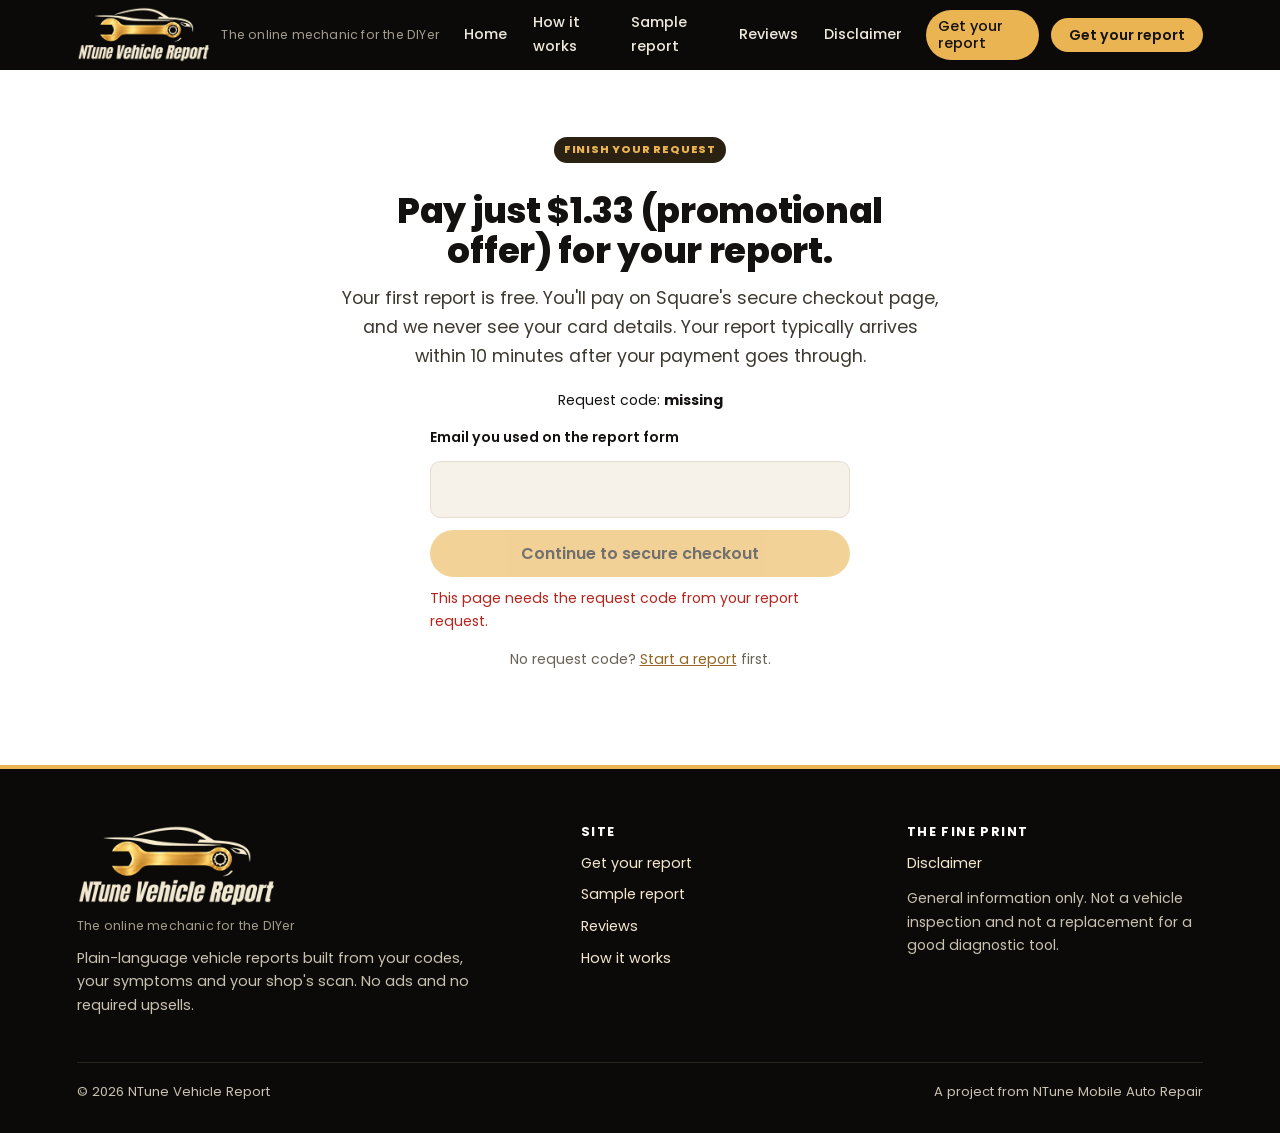
<file: pay.html>
<!doctype html>
<html lang="en">
<head>
<meta charset="utf-8">
<meta name="viewport" content="width=device-width, initial-scale=1">
<title>NTune Vehicle Report | Pay for your report</title>
<meta name="description" content="NTune Vehicle Report: pay for an additional report on Square secure checkout.">
<meta name="theme-color" content="#0b0a08">
<link rel="stylesheet" href="css/styles.css">
<link rel="icon" type="image/png" href="assets/img/favicon-gold-64.png">
</head>
<body>
<a class="skip" href="#main">Skip to content</a>
<header class="site-header">
  <div class="container header-inner">
    <a class="brand" href="index.html"><img class="brand-mark" src="assets/img/ntune-vr-gold-logo-300.png" alt="NTune Vehicle Report" width="134" height="56"><span class="brand-name"><small>The online mechanic for the DIYer</small></span></a>
    <nav id="site-nav" class="nav" aria-label="Main">
      <a href="index.html">Home</a><a href="index.html#how-it-works">How it works</a><a href="sample-report.html">Sample report</a><a href="reviews.html">Reviews</a><a href="disclaimer.html">Disclaimer</a>
      <a class="btn btn-sm" href="get-report.html">Get your report</a>
    </nav>
    <div class="header-tools">
      <a class="btn btn-sm header-cta" href="index.html#get-report-cta">Get your report</a>
      <button class="nav-toggle" aria-expanded="false" aria-controls="site-nav"><span aria-hidden="true">☰</span> Menu</button>
    </div>
  </div>
</header>
<main id="main">
<!-- STAGED, APPROVED Timothy 2026-11-15 5:14 PM PT: all customer-facing wording on this page -->
<section class="section" style="padding-top:64px;padding-bottom:80px">
  <div class="container" style="max-width:640px;text-align:center">
    <span class="tag" style="background:#2a2112;color:#eab452">Finish your request</span>
    <h1 style="font-size:2.2rem;margin:18px 0 12px">Pay just <span data-price>$1.33</span> (promotional offer) for your report.</h1>
    <p class="lead" style="margin:0 auto 18px">Your first report is free. You'll pay on Square's secure checkout page, and we never see your card details. Your report typically arrives within 10 minutes after your payment goes through.</p>
    <p class="small">Request code: <b id="req-code">-</b></p>
    <form id="pay-form" style="max-width:420px;margin:14px auto;text-align:left">
      <label for="pay-email" class="small">Email you used on the report form</label>
      <input type="email" id="pay-email" maxlength="120" required style="width:100%;margin:6px 0 12px" autocomplete="email">
      <button class="btn" type="submit" id="pay-btn" style="width:100%">Continue to secure checkout</button>
      <p id="pay-err" class="small" role="alert" style="color:#b3261e;margin-top:10px" hidden></p>
    </form>
    <p class="muted small">No request code? <a href="get-report.html">Start a report</a> first.</p>
  </div>
</section>
</main>
<footer class="site-footer">
  <div class="container">
    <div class="footer-grid">
      <div>
        <a class="brand" href="index.html" style="flex-direction:column;align-items:flex-start;gap:12px"><img class="brand-logo" src="assets/img/ntune-vr-gold-logo-480.png" alt="NTune Vehicle Report" width="200" height="83"><span class="brand-name"><small>The online mechanic for the DIYer</small></span></a>
        <p style="margin-top:14px;max-width:420px">Plain-language vehicle reports built from your codes, your symptoms and your shop's scan. No ads and no required upsells.</p>
      </div>
      <div><h4>Site</h4><ul>
        <li><a href="get-report.html">Get your report</a></li>
        <li><a href="sample-report.html">Sample report</a></li>
        <li><a href="reviews.html">Reviews</a></li>
        <li><a href="index.html#how-it-works">How it works</a></li></ul></div>
      <div><h4>The fine print</h4><ul>
        <li><a href="disclaimer.html">Disclaimer</a></li></ul>
        <p class="small" style="margin-top:12px">General information only. Not a vehicle inspection and not a replacement for a good diagnostic tool.</p></div>
    </div>
    <div class="footer-base">
      <span>© <span id="year">2026</span> NTune Vehicle Report</span>
      <span>A project from NTune Mobile Auto Repair</span>
    </div>
  </div>
</footer>

<script src="js/main.js"></script>
<script src="js/pricing.js"></script>
<script>
(function () {
  var q = new URLSearchParams(location.search), saved = {};
  try { saved = JSON.parse(sessionStorage.getItem("ntvr_last_request") || "{}") || {}; } catch (e) {}
  var code = (q.get("code") || saved.code || "").toUpperCase().trim();
  var email = q.get("email") || saved.email || "";
  var ok = /^NTVR-[A-HJ-NP-Z2-9]{8}$/.test(code);
  document.getElementById("req-code").textContent = ok ? code : "missing";
  document.getElementById("pay-email").value = email;
  var err = document.getElementById("pay-err"), btn = document.getElementById("pay-btn");
  if (!ok) { btn.disabled = true; err.hidden = false; err.textContent = "This page needs the request code from your report request."; }
  document.getElementById("pay-form").addEventListener("submit", function (ev) {
    ev.preventDefault(); if (!ok) return;
    btn.disabled = true; btn.textContent = "Opening checkout…"; err.hidden = true;
    fetch(NTVR_PAY.WORKER_URL + "/pay", { method: "POST", headers: { "Content-Type": "application/json" },
      body: JSON.stringify({ code: code, email: document.getElementById("pay-email").value }) })
      .then(function (r) { return r.json(); })
      .then(function (d) { if (d && d.url && /^https:\/\/(sandbox\.)?square\.link\//.test(d.url)) location.href = d.url; else throw new Error(); })
      .catch(function () { btn.disabled = false; btn.textContent = "Continue to secure checkout"; err.hidden = false;
        err.textContent = "Checkout couldn't open right now. Please try again in a minute."; });
  });
})();
</script>
</body>
</html>
</file>
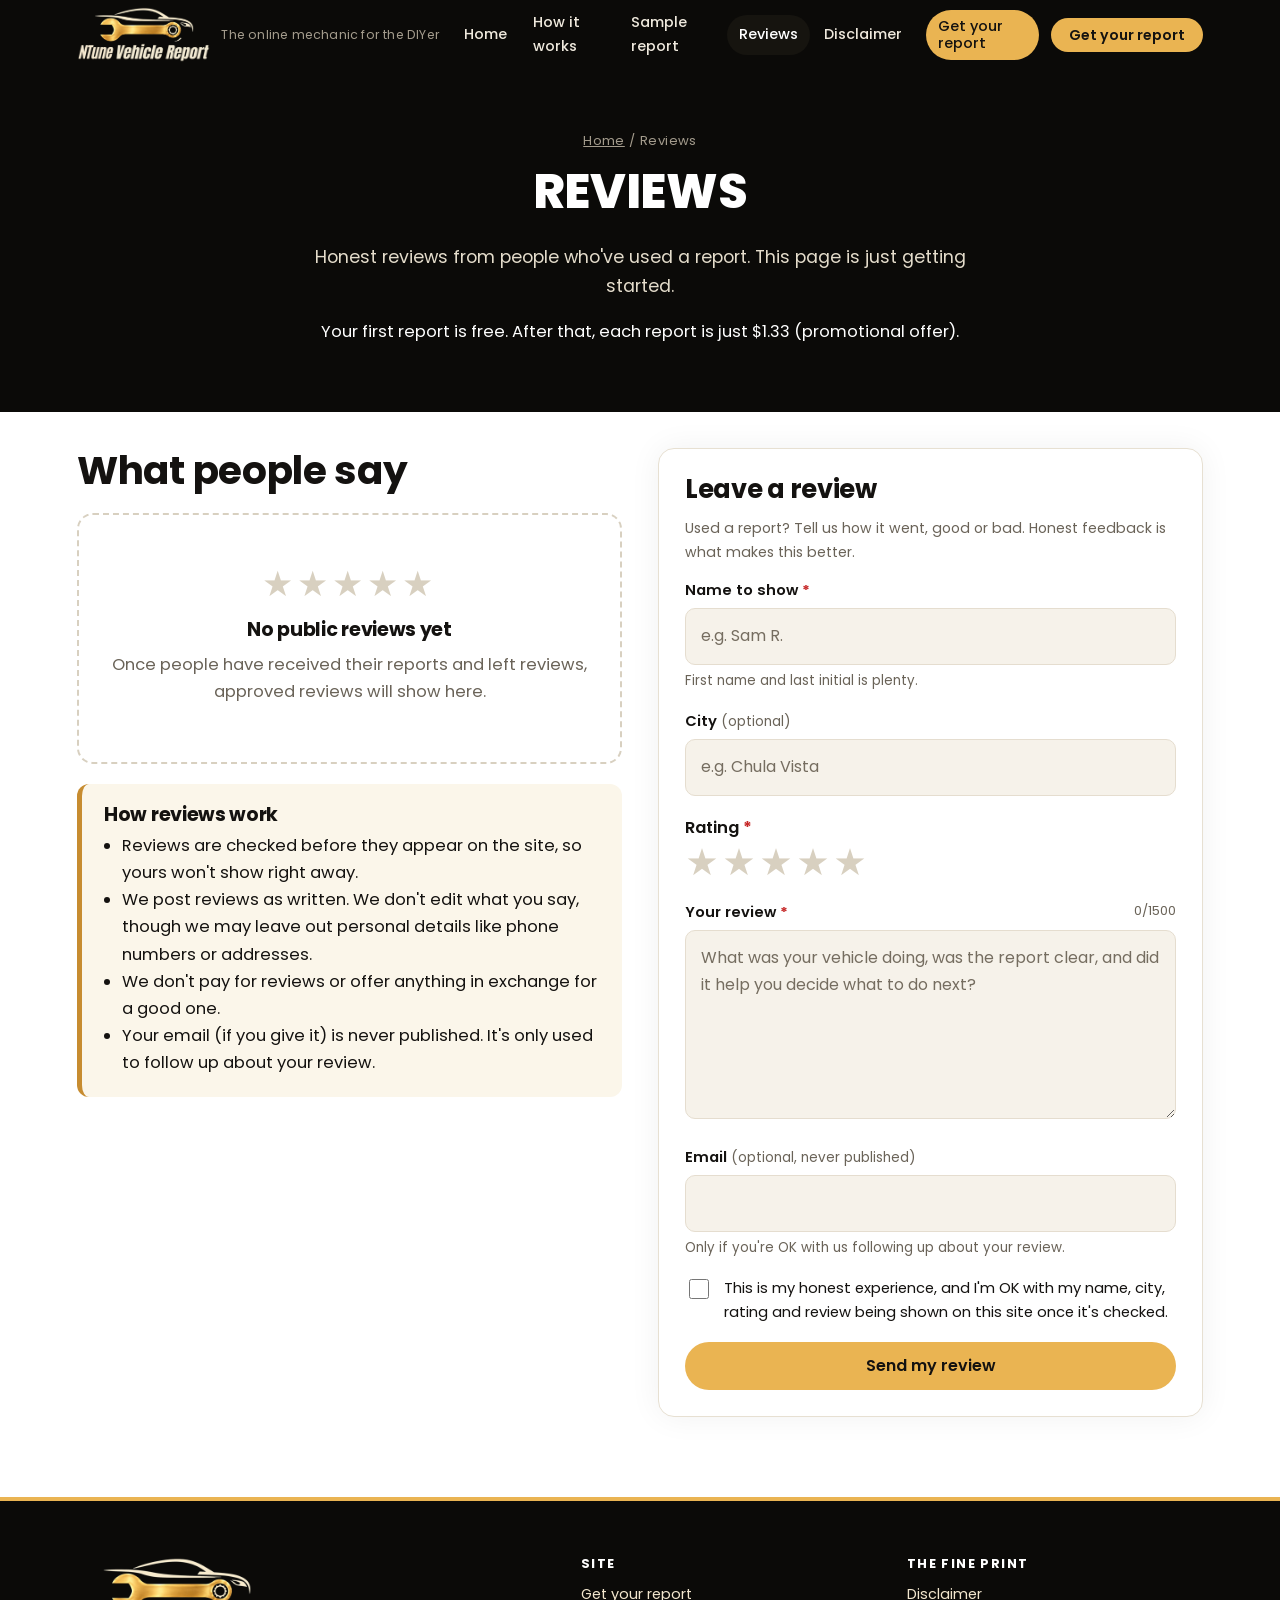
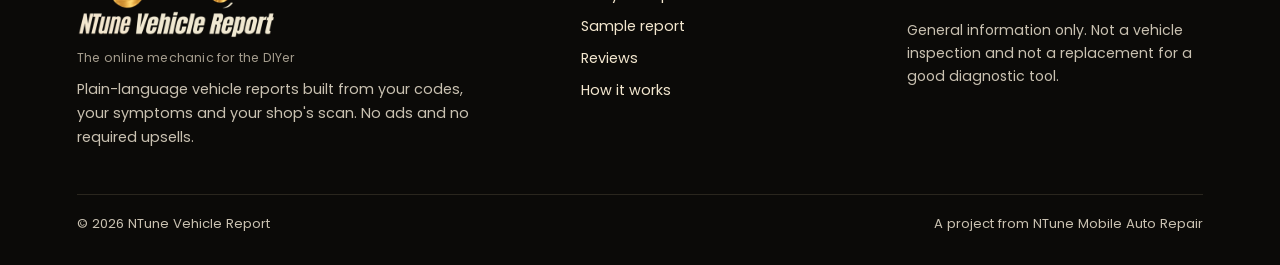
<file: reviews.html>
<!doctype html>
<html lang="en">
<head>
<meta charset="utf-8">
<meta name="viewport" content="width=device-width, initial-scale=1">
<title>NTune Vehicle Report | Reviews</title>
<meta name="description" content="NTune Vehicle Report: reviews from people who have used a report. Reviews are checked before they appear.">
<meta name="theme-color" content="#0b0a08">
<link rel="stylesheet" href="css/styles.css">
<link rel="icon" type="image/png" href="assets/img/favicon-gold-64.png">
</head>
<body class="has-sticky">
<a class="skip" href="#main">Skip to content</a>
<header class="site-header">
  <div class="container header-inner">
    <a class="brand" href="index.html"><img class="brand-mark" src="assets/img/ntune-vr-gold-logo-300.png" alt="NTune Vehicle Report" width="134" height="56"><span class="brand-name"><small>The online mechanic for the DIYer</small></span></a>
    <nav id="site-nav" class="nav" aria-label="Main">
      <a href="index.html">Home</a><a href="index.html#how-it-works">How it works</a><a href="sample-report.html">Sample report</a><a href="reviews.html" aria-current="page">Reviews</a><a href="disclaimer.html">Disclaimer</a>
      <a class="btn btn-sm" href="get-report.html">Get your report</a>
    </nav>
    <div class="header-tools">
      <a class="btn btn-sm header-cta" href="index.html#get-report-cta">Get your report</a>
      <button class="nav-toggle" aria-expanded="false" aria-controls="site-nav"><span aria-hidden="true">☰</span> Menu</button>
    </div>
  </div>
</header>
<main id="main">

<div class="page-head"><div class="container">
  <div class="breadcrumb"><a href="index.html">Home</a> / Reviews</div>
  <h1>Reviews</h1>
  <p class="lead">Honest reviews from people who've used a report. This page is just getting started.</p>
  <p><!-- APPROVED Timothy 2026-11-15 5:14 PM PT -->Your first report is free. After that, each report is just <span data-price>$1.33</span> (promotional offer).</p>
</div></div>

<section style="padding-top:36px">
  <div class="container grid grid-2" style="align-items:start;gap:36px">
    <div>
      <h2>What people say</h2>
      <div class="review-list" id="review-list">
        <div class="empty-state">
          <div class="big" aria-hidden="true">★★★★★</div>
          <h3>No public reviews yet</h3>
          <p class="muted">Once people have received their reports and left reviews, approved reviews will show here.</p>
        </div>
      </div>
      <div class="notice blue" style="margin-top:20px">
        <h3>How reviews work</h3>
        <ul style="margin:0;padding-left:1.1em">
          <li>Reviews are checked before they appear on the site, so yours won't show right away.</li>
          <li>We post reviews as written. We don't edit what you say, though we may leave out personal details like phone numbers or addresses.</li>
          <li>We don't pay for reviews or offer anything in exchange for a good one.</li>
          <li>Your email (if you give it) is never published. It's only used to follow up about your review.</li>
        </ul>
      </div>
    </div>

    <div id="leave-a-review">
      <form id="review-form" class="card" novalidate style="padding:26px">
        <h2 style="font-size:1.6rem">Leave a review</h2>
        <p class="muted small">Used a report? Tell us how it went, good or bad. Honest feedback is what makes this better.</p>
        <div class="field" id="r-name"><label for="display_name">Name to show <span class="req" aria-hidden="true">*</span></label>
          <input type="text" id="display_name" name="display_name" maxlength="40" autocomplete="given-name" placeholder="e.g. Sam R.">
          <span class="help">First name and last initial is plenty.</span><div class="error" role="alert"></div></div>
        <div class="field"><label for="r-city">City <span class="opt">(optional)</span></label>
          <input type="text" id="r-city" name="city" maxlength="60" placeholder="e.g. Chula Vista"></div>
        <div class="field" id="r-rating">
          <span id="rating-label" style="display:block;font-weight:600;margin-bottom:4px">Rating <span class="req" aria-hidden="true">*</span></span>
          <div class="stars" role="radiogroup" aria-labelledby="rating-label">
            <input type="radio" id="s5" name="rating" value="5"><label for="s5" title="5 stars">★<span class="sr-only">5 stars</span></label>
            <input type="radio" id="s4" name="rating" value="4"><label for="s4" title="4 stars">★<span class="sr-only">4 stars</span></label>
            <input type="radio" id="s3" name="rating" value="3"><label for="s3" title="3 stars">★<span class="sr-only">3 stars</span></label>
            <input type="radio" id="s2" name="rating" value="2"><label for="s2" title="2 stars">★<span class="sr-only">2 stars</span></label>
            <input type="radio" id="s1" name="rating" value="1"><label for="s1" title="1 star">★<span class="sr-only">1 star</span></label>
          </div><div class="error" role="alert"></div></div>
        <div class="field" id="r-text"><label for="review_text">Your review <span class="req" aria-hidden="true">*</span> <span class="counter" id="review-count">0/1500</span></label>
          <textarea id="review_text" name="review_text" rows="6" maxlength="1500" placeholder="What was your vehicle doing, was the report clear, and did it help you decide what to do next?"></textarea><div class="error" role="alert"></div></div>
        <div class="field" id="r-email"><label for="r-email-in">Email <span class="opt">(optional, never published)</span></label>
          <input type="email" id="r-email-in" name="email" maxlength="120" autocomplete="email" inputmode="email">
          <span class="help">Only if you're OK with us following up about your review.</span><div class="error" role="alert"></div></div>
        <div class="field" id="r-agree"><label class="check"><input type="checkbox" name="consent" value="yes"><span>This is my honest experience, and I'm OK with my name, city, rating and review being shown on this site once it's checked.</span></label><div class="error" role="alert"></div></div>
        <button class="btn" type="submit" style="width:100%">Send my review</button>
      </form>
      <div id="review-thanks" class="thanks" aria-live="polite">
        <div class="card" style="border-top:5px solid #1f8a4c">
          <span class="tag" style="background:#e3f4ea;color:#1f8a4c">Review received</span>
          <h2 style="font-size:1.6rem">Thank you for your review.</h2>
          <p>We've received it. Reviews are checked before they appear, so yours will show on the site after it's been reviewed. It isn't public yet.</p>
          <p class="notice plain small" style="margin:14px 0 0" id="review-draft-note"><b>Local-only note:</b> this browser saved a copy of your review because the live send did not run. Nothing was emailed.</p>
        </div>
      </div>
    </div>
  </div>
</section>

</main>
<footer class="site-footer">
  <div class="container">
    <div class="footer-grid">
      <div>
        <a class="brand" href="index.html" style="flex-direction:column;align-items:flex-start;gap:12px"><img class="brand-logo" src="assets/img/ntune-vr-gold-logo-480.png" alt="NTune Vehicle Report" width="200" height="83"><span class="brand-name"><small>The online mechanic for the DIYer</small></span></a>
        <p style="margin-top:14px;max-width:420px">Plain-language vehicle reports built from your codes, your symptoms and your shop's scan. No ads and no required upsells.</p>
      </div>
      <div><h4>Site</h4><ul>
        <li><a href="get-report.html">Get your report</a></li>
        <li><a href="sample-report.html">Sample report</a></li>
        <li><a href="reviews.html">Reviews</a></li>
        <li><a href="index.html#how-it-works">How it works</a></li></ul></div>
      <div><h4>The fine print</h4><ul>
        <li><a href="disclaimer.html">Disclaimer</a></li></ul>
        <p class="small" style="margin-top:12px">General information only. Not a vehicle inspection and not a replacement for a good diagnostic tool.</p></div>
    </div>
    <div class="footer-base">
      <span>© <span id="year">2026</span> NTune Vehicle Report</span>
      <span>A project from NTune Mobile Auto Repair</span>
    </div>
  </div>
</footer>
<div class="sticky-cta"><a class="btn" href="get-report.html">Get your report</a></div>
<script src="js/main.js"></script><script src="js/submission-hook.js"></script><script src="js/review-form.js"></script>
<script src="js/pricing.js"></script>
</body>
</html>
</file>
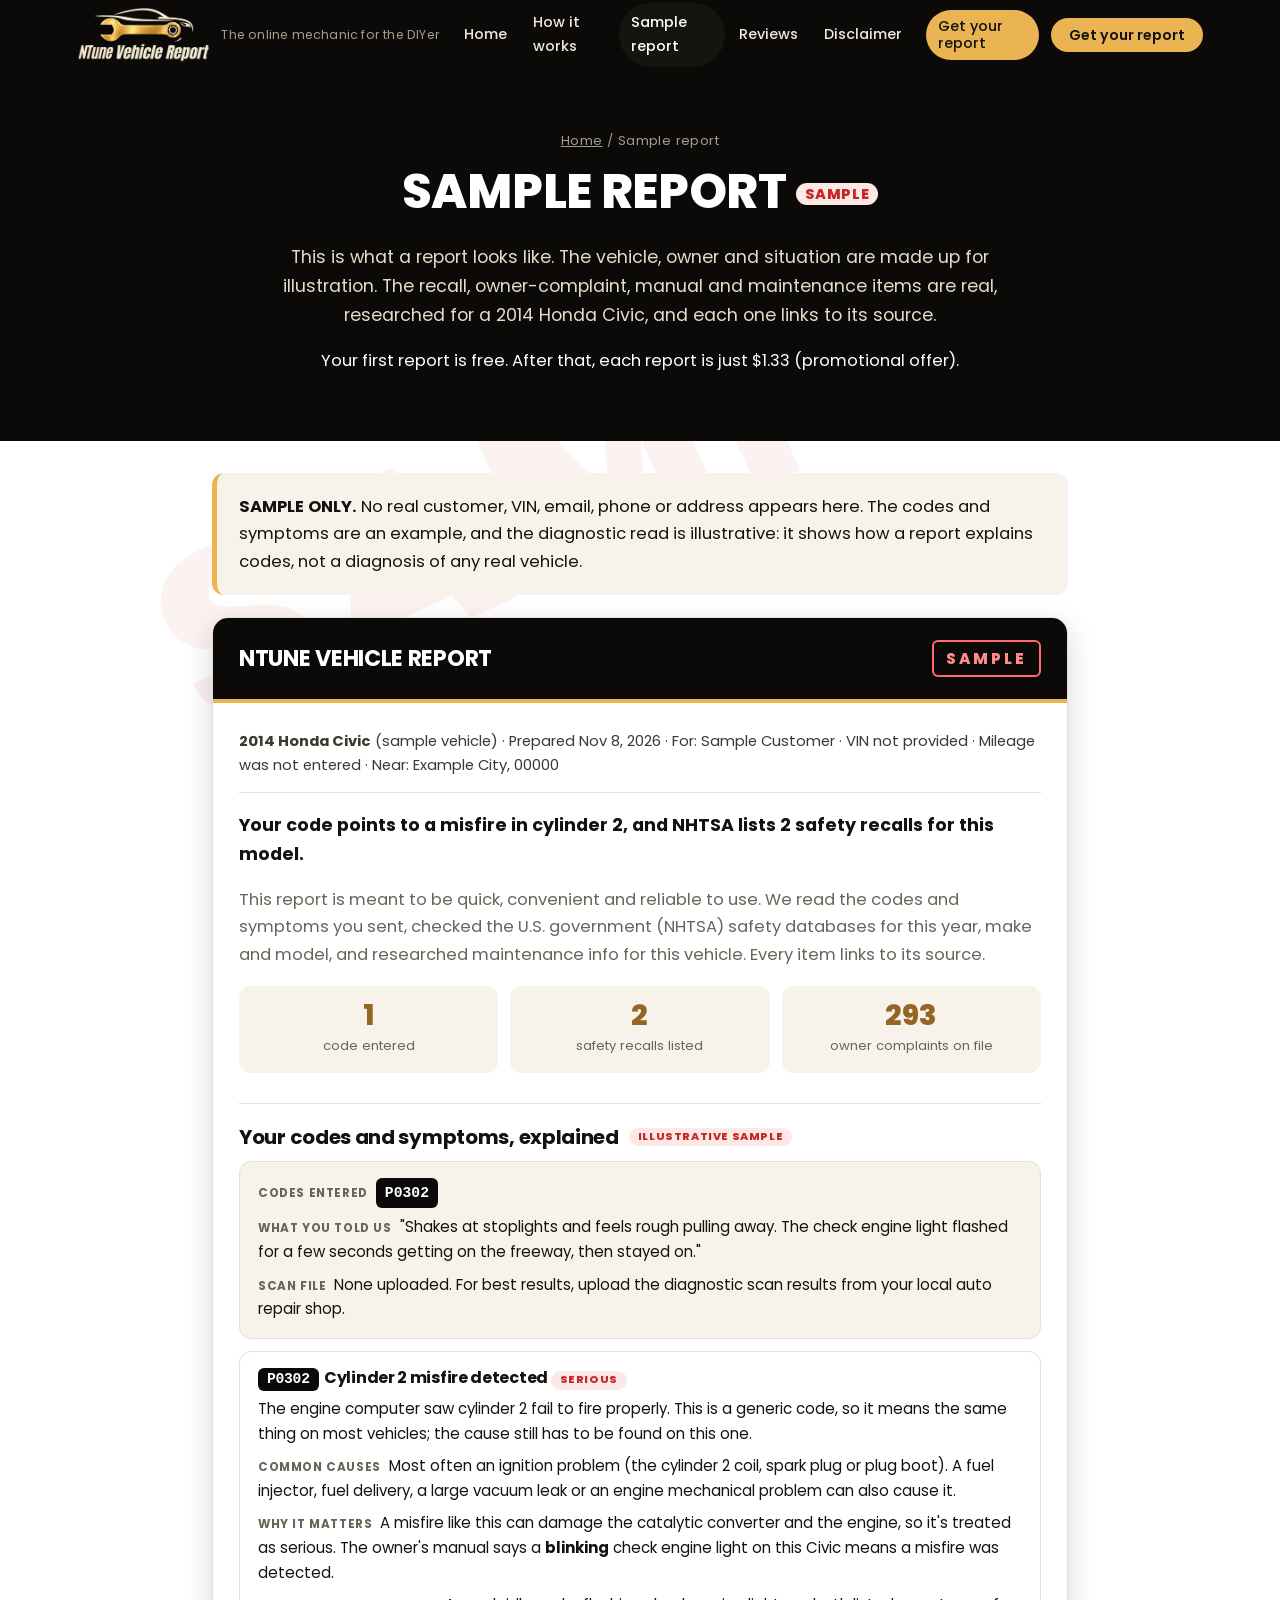
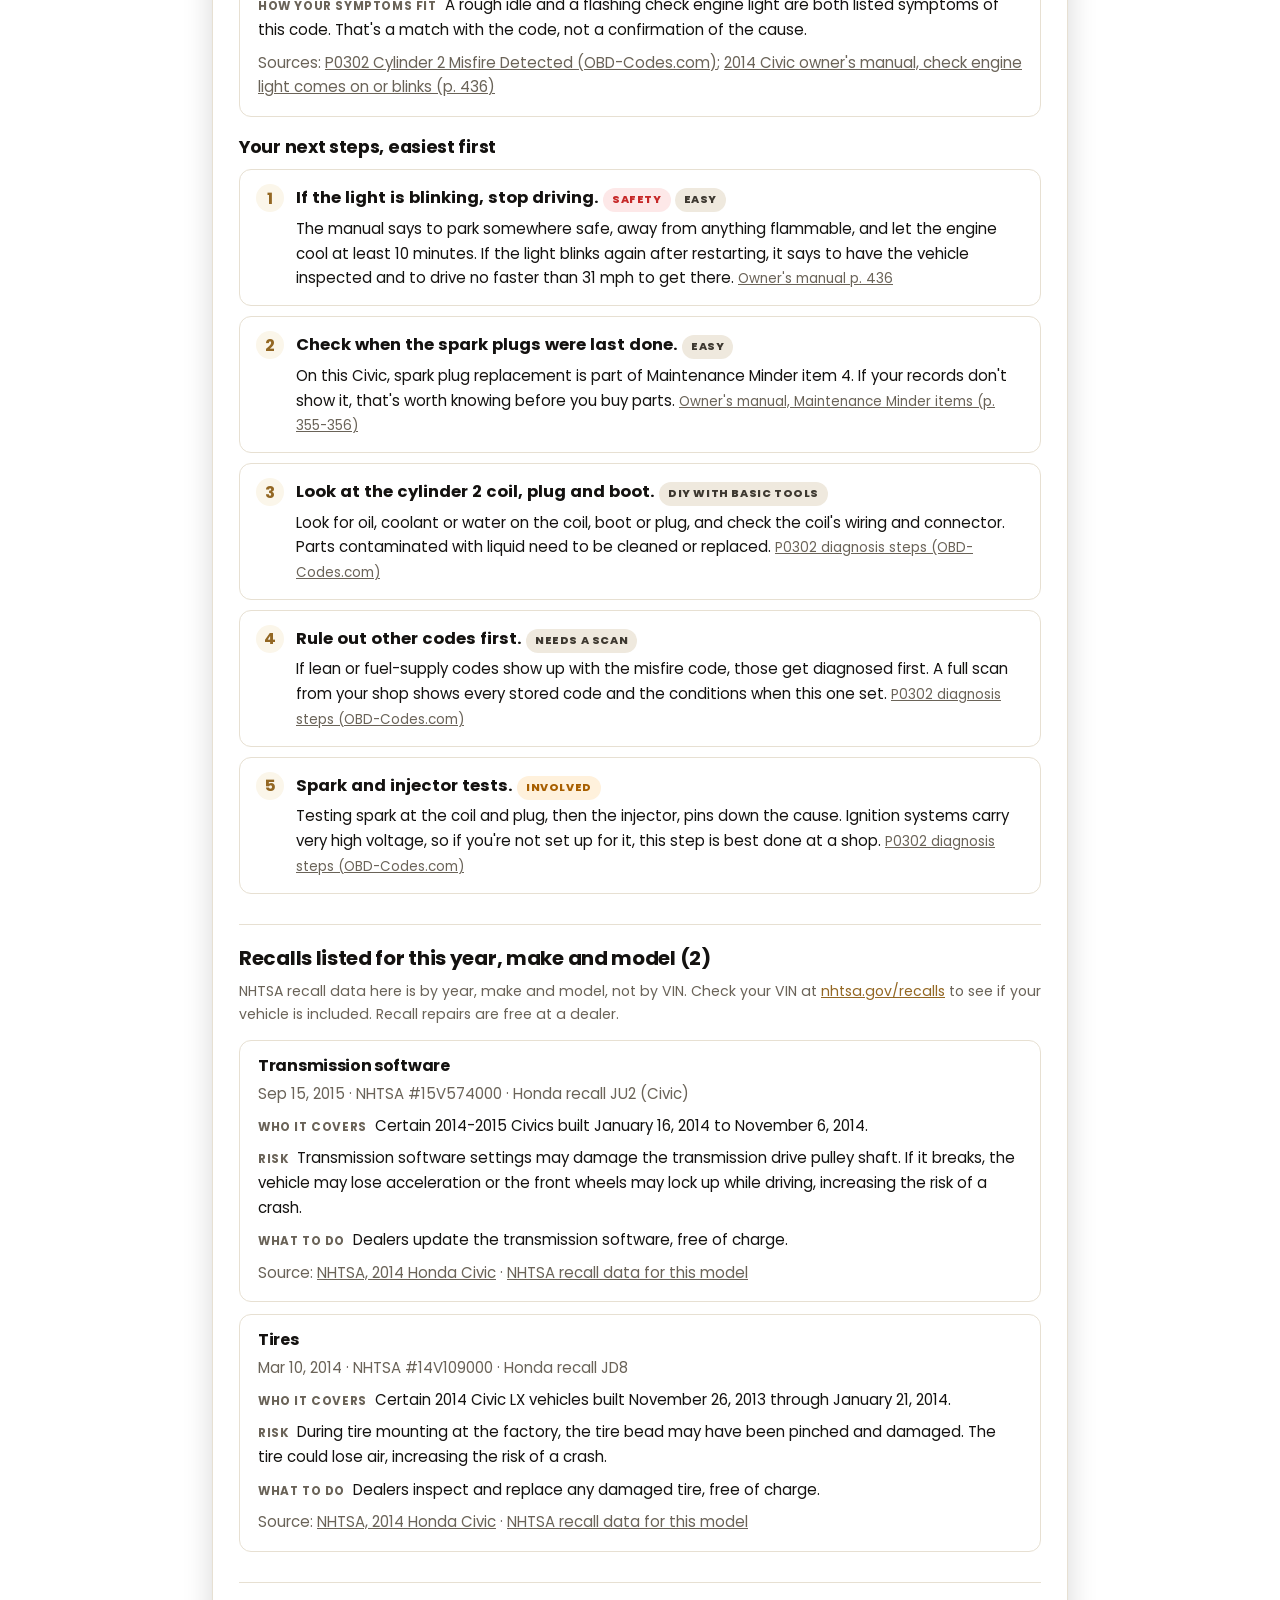
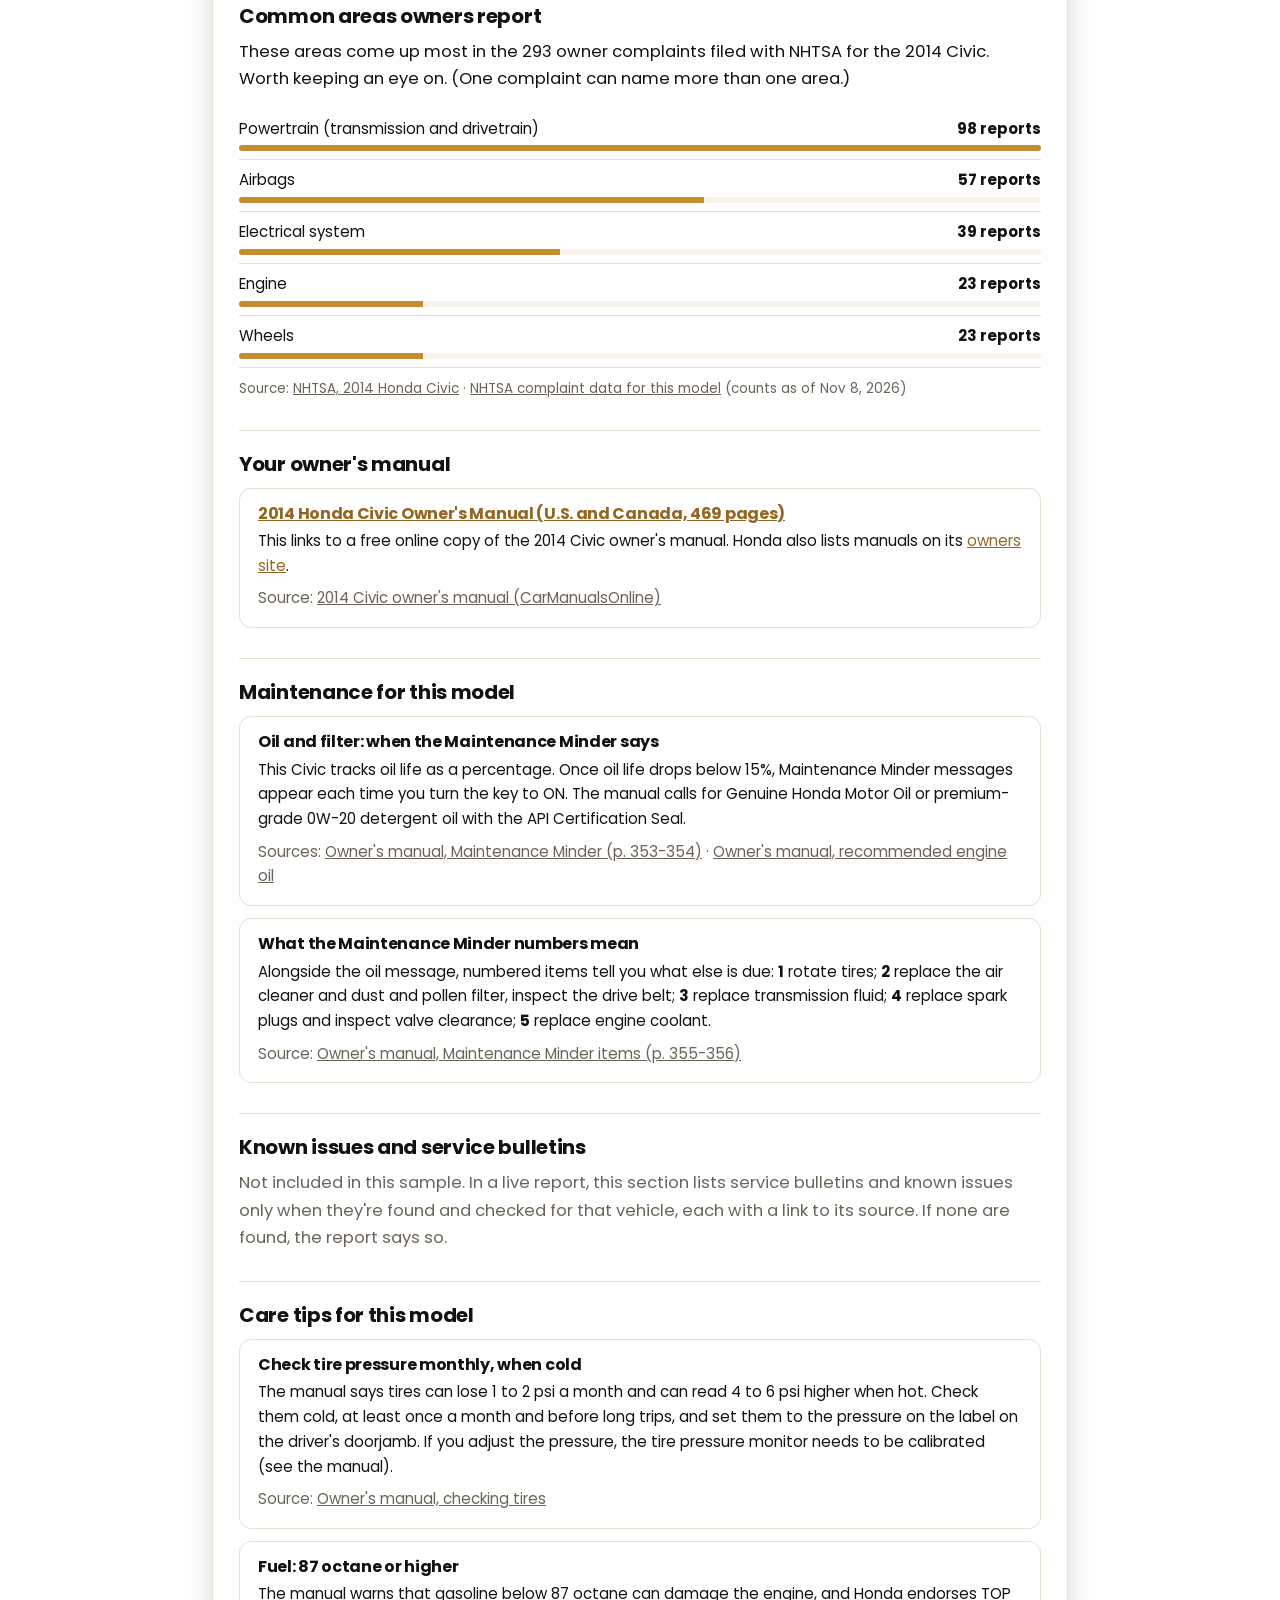
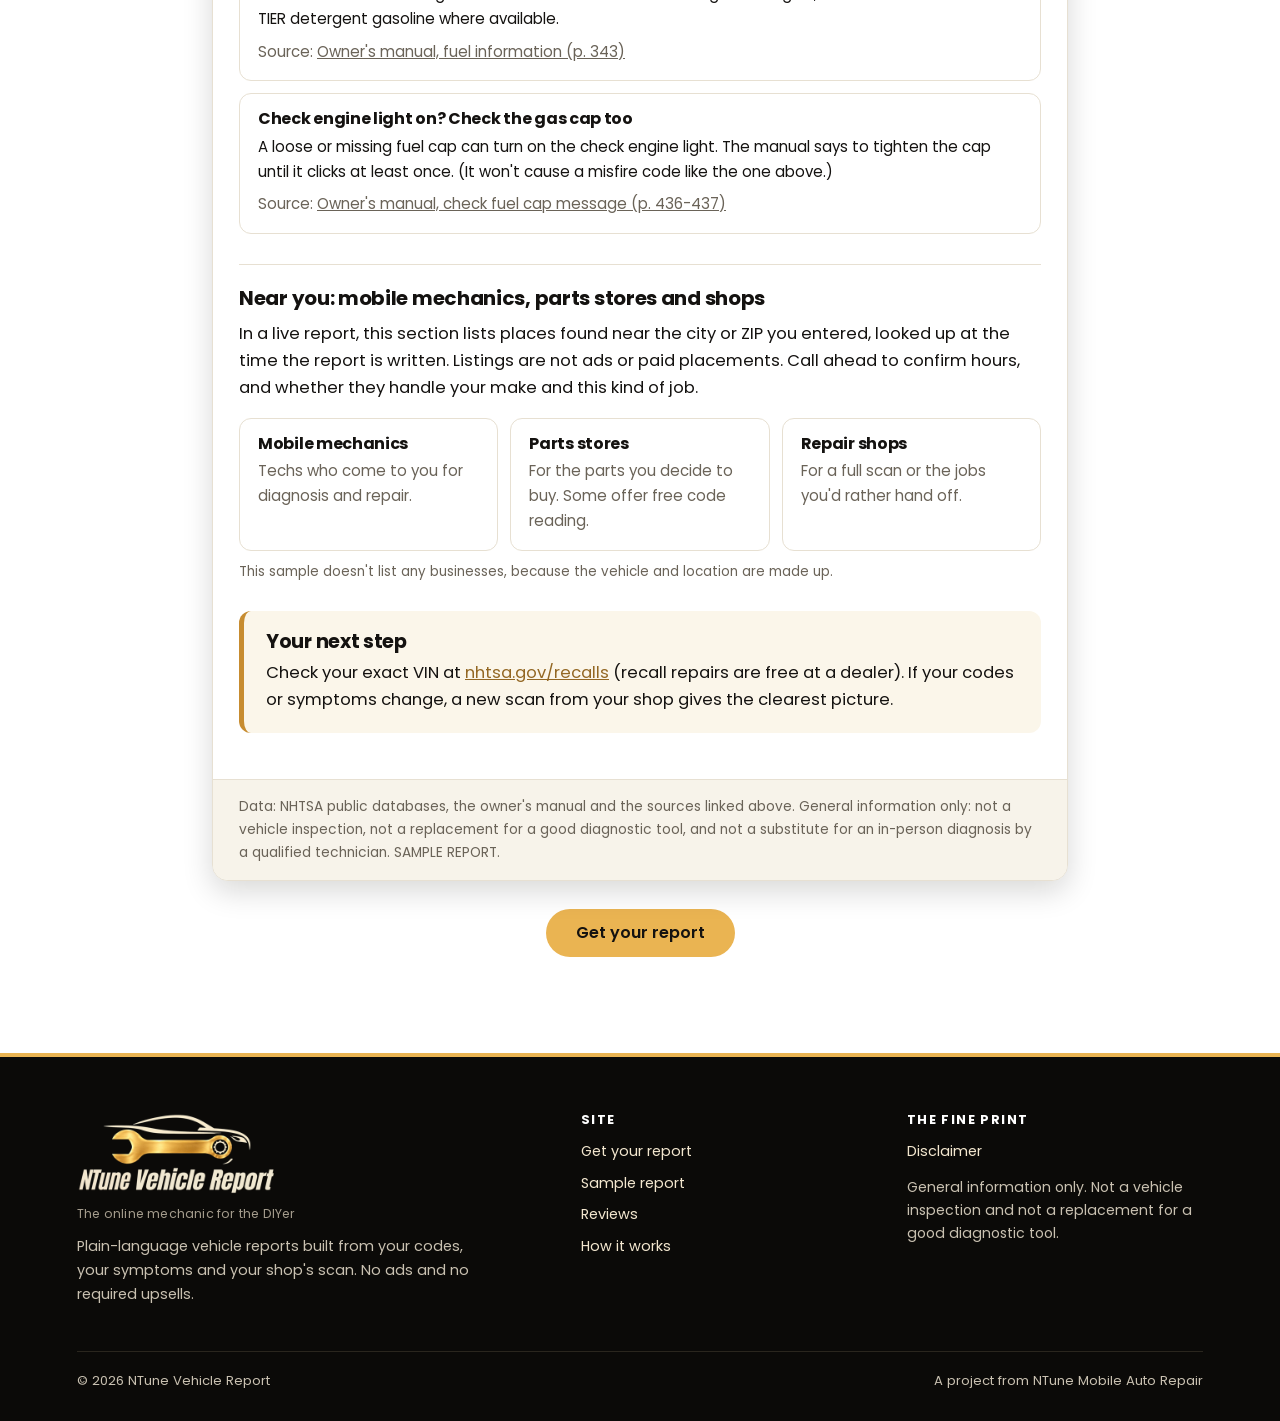
<file: sample-report.html>
<!doctype html>
<html lang="en">
<head>
<meta charset="utf-8">
<meta name="viewport" content="width=device-width, initial-scale=1">
<title>NTune Vehicle Report | Sample report</title>
<meta name="description" content="NTune Vehicle Report: a clearly labeled sample report showing how codes, symptoms, recalls, owner complaints, manual and maintenance info are presented.">
<meta name="theme-color" content="#0b0a08">
<link rel="stylesheet" href="css/styles.css">
<link rel="icon" type="image/png" href="assets/img/favicon-gold-64.png">
</head>
<body class="has-sticky">
<a class="skip" href="#main">Skip to content</a>
<header class="site-header">
  <div class="container header-inner">
    <a class="brand" href="index.html"><img class="brand-mark" src="assets/img/ntune-vr-gold-logo-300.png" alt="NTune Vehicle Report" width="134" height="56"><span class="brand-name"><small>The online mechanic for the DIYer</small></span></a>
    <nav id="site-nav" class="nav" aria-label="Main">
      <a href="index.html">Home</a><a href="index.html#how-it-works">How it works</a><a href="sample-report.html" aria-current="page">Sample report</a><a href="reviews.html">Reviews</a><a href="disclaimer.html">Disclaimer</a>
      <a class="btn btn-sm" href="get-report.html">Get your report</a>
    </nav>
    <div class="header-tools">
      <a class="btn btn-sm header-cta" href="index.html#get-report-cta">Get your report</a>
      <button class="nav-toggle" aria-expanded="false" aria-controls="site-nav"><span aria-hidden="true">☰</span> Menu</button>
    </div>
  </div>
</header>
<main id="main">

<div class="watermark" aria-hidden="true"><span>SAMPLE</span></div>
<div class="page-head" style="position:relative;z-index:1"><div class="container">
  <div class="breadcrumb"><a href="index.html">Home</a> / Sample report</div>
  <h1>Sample report <span class="pill sample" style="font-size:.9rem;vertical-align:middle">Sample</span></h1>
  <p class="lead">This is what a report looks like. The vehicle, owner and situation are made up for illustration. The recall, owner-complaint, manual and maintenance items are real, researched for a 2014 Honda Civic, and each one links to its source.</p>
  <p><!-- APPROVED Timothy 2026-11-15 5:14 PM PT -->Your first report is free. After that, each report is just <span data-price>$1.33</span> (promotional offer).</p>
</div></div>

<section style="padding-top:32px;position:relative;z-index:1">
<div class="container sample-wrap">
  <div class="notice" style="margin-bottom:22px"><p><b>SAMPLE ONLY.</b> No real customer, VIN, email, phone or address appears here. The codes and symptoms are an example, and the diagnostic read is illustrative: it shows how a report explains codes, not a diagnosis of any real vehicle.</p></div>

  <article class="report" aria-label="Sample report">
    <div class="report-head">
      <h2>NTune Vehicle Report</h2>
      <span class="sample-stamp">SAMPLE</span>
    </div>
    <div class="report-body">
      <div class="report-meta"><b>2014 Honda Civic</b> (sample vehicle) · Prepared Nov 8, 2026 · For: Sample Customer · VIN not provided · Mileage was not entered · Near: Example City, 00000</div>
      <p style="font-size:1.1rem"><b>Your code points to a misfire in cylinder 2, and NHTSA lists 2 safety recalls for this model.</b></p>
      <p class="muted">This report is meant to be quick, convenient and reliable to use. We read the codes and symptoms you sent, checked the U.S. government (NHTSA) safety databases for this year, make and model, and researched maintenance info for this vehicle. Every item links to its source.</p>
      <div class="tiles">
        <div class="tile"><b>1</b><span>code entered</span></div>
        <div class="tile"><b>2</b><span>safety recalls listed</span></div>
        <div class="tile"><b>293</b><span>owner complaints on file</span></div>
      </div>

      <!-- Converted diagnostic -->
      <div class="report-sec">
        <h3>Your codes and symptoms, explained <span class="pill sample">Illustrative sample</span></h3>
        <div class="item" style="background:var(--bg-soft)">
          <p><span class="kv">Codes entered</span> <span class="code-chip">P0302</span></p>
          <p><span class="kv">What you told us</span> "Shakes at stoplights and feels rough pulling away. The check engine light flashed for a few seconds getting on the freeway, then stayed on."</p>
          <p><span class="kv">Scan file</span> None uploaded. For best results, upload the diagnostic scan results from your local auto repair shop.</p>
        </div>
        <div class="item">
          <h4><span class="code-chip">P0302</span>&nbsp; Cylinder 2 misfire detected <span class="pill red">Serious</span></h4>
          <p>The engine computer saw cylinder 2 fail to fire properly. This is a generic code, so it means the same thing on most vehicles; the cause still has to be found on this one.</p>
          <p><span class="kv">Common causes</span> Most often an ignition problem (the cylinder 2 coil, spark plug or plug boot). A fuel injector, fuel delivery, a large vacuum leak or an engine mechanical problem can also cause it.</p>
          <p><span class="kv">Why it matters</span> A misfire like this can damage the catalytic converter and the engine, so it's treated as serious. The owner's manual says a <b>blinking</b> check engine light on this Civic means a misfire was detected.</p>
          <p><span class="kv">How your symptoms fit</span> A rough idle and a flashing check engine light are both listed symptoms of this code. That's a match with the code, not a confirmation of the cause.</p>
          <p class="src">Sources: <a href="https://www.obd-codes.com/p0302" target="_blank" rel="noopener">P0302 Cylinder 2 Misfire Detected (OBD-Codes.com)</a>; <a href="https://www.carmanualsonline.info/honda-civic-2014-9-g-owners-manual/44" target="_blank" rel="noopener">2014 Civic owner's manual, check engine light comes on or blinks (p. 436)</a></p>
        </div>
        <h4 style="margin:20px 0 4px;font-size:1.1rem">Your next steps, easiest first</h4>
        <ol class="next-steps">
          <li><b>If the light is blinking, stop driving.</b> <span class="pill red">Safety</span> <span class="pill gray">Easy</span>
            <p>The manual says to park somewhere safe, away from anything flammable, and let the engine cool at least 10 minutes. If the light blinks again after restarting, it says to have the vehicle inspected and to drive no faster than 31 mph to get there. <span class="src"><a href="https://www.carmanualsonline.info/honda-civic-2014-9-g-owners-manual/44" target="_blank" rel="noopener">Owner's manual p. 436</a></span></p></li>
          <li><b>Check when the spark plugs were last done.</b> <span class="pill gray">Easy</span>
            <p>On this Civic, spark plug replacement is part of Maintenance Minder item 4. If your records don't show it, that's worth knowing before you buy parts. <span class="src"><a href="https://www.carmanualsonline.info/honda-civic-2014-9-g-owners-manual/36" target="_blank" rel="noopener">Owner's manual, Maintenance Minder items (p. 355-356)</a></span></p></li>
          <li><b>Look at the cylinder 2 coil, plug and boot.</b> <span class="pill gray">DIY with basic tools</span>
            <p>Look for oil, coolant or water on the coil, boot or plug, and check the coil's wiring and connector. Parts contaminated with liquid need to be cleaned or replaced. <span class="src"><a href="https://www.obd-codes.com/p0302" target="_blank" rel="noopener">P0302 diagnosis steps (OBD-Codes.com)</a></span></p></li>
          <li><b>Rule out other codes first.</b> <span class="pill gray">Needs a scan</span>
            <p>If lean or fuel-supply codes show up with the misfire code, those get diagnosed first. A full scan from your shop shows every stored code and the conditions when this one set. <span class="src"><a href="https://www.obd-codes.com/p0302" target="_blank" rel="noopener">P0302 diagnosis steps (OBD-Codes.com)</a></span></p></li>
          <li><b>Spark and injector tests.</b> <span class="pill amber">Involved</span>
            <p>Testing spark at the coil and plug, then the injector, pins down the cause. Ignition systems carry very high voltage, so if you're not set up for it, this step is best done at a shop. <span class="src"><a href="https://www.obd-codes.com/p0302" target="_blank" rel="noopener">P0302 diagnosis steps (OBD-Codes.com)</a></span></p></li>
        </ol>
      </div>

      <!-- Recalls -->
      <div class="report-sec">
        <h3>Recalls listed for this year, make and model (2)</h3>
        <p class="muted small">NHTSA recall data here is by year, make and model, not by VIN. Check your VIN at <a href="https://www.nhtsa.gov/recalls" target="_blank" rel="noopener">nhtsa.gov/recalls</a> to see if your vehicle is included. Recall repairs are free at a dealer.</p>
        <div class="item">
          <h4>Transmission software</h4>
          <p class="src">Sep 15, 2015 · NHTSA #15V574000 · Honda recall JU2 (Civic)</p>
          <p><span class="kv">Who it covers</span> Certain 2014-2015 Civics built January 16, 2014 to November 6, 2014.</p>
          <p><span class="kv">Risk</span> Transmission software settings may damage the transmission drive pulley shaft. If it breaks, the vehicle may lose acceleration or the front wheels may lock up while driving, increasing the risk of a crash.</p>
          <p><span class="kv">What to do</span> Dealers update the transmission software, free of charge.</p>
          <p class="src">Source: <a href="https://www.nhtsa.gov/vehicle/2014/HONDA/CIVIC" target="_blank" rel="noopener">NHTSA, 2014 Honda Civic</a> · <a href="https://api.nhtsa.gov/recalls/recallsByVehicle?make=HONDA&amp;model=CIVIC&amp;modelYear=2014" target="_blank" rel="noopener">NHTSA recall data for this model</a></p>
        </div>
        <div class="item">
          <h4>Tires</h4>
          <p class="src">Mar 10, 2014 · NHTSA #14V109000 · Honda recall JD8</p>
          <p><span class="kv">Who it covers</span> Certain 2014 Civic LX vehicles built November 26, 2013 through January 21, 2014.</p>
          <p><span class="kv">Risk</span> During tire mounting at the factory, the tire bead may have been pinched and damaged. The tire could lose air, increasing the risk of a crash.</p>
          <p><span class="kv">What to do</span> Dealers inspect and replace any damaged tire, free of charge.</p>
          <p class="src">Source: <a href="https://www.nhtsa.gov/vehicle/2014/HONDA/CIVIC" target="_blank" rel="noopener">NHTSA, 2014 Honda Civic</a> · <a href="https://api.nhtsa.gov/recalls/recallsByVehicle?make=HONDA&amp;model=CIVIC&amp;modelYear=2014" target="_blank" rel="noopener">NHTSA recall data for this model</a></p>
        </div>
      </div>

      <!-- Complaints -->
      <div class="report-sec">
        <h3>Common areas owners report</h3>
        <p>These areas come up most in the 293 owner complaints filed with NHTSA for the 2014 Civic. Worth keeping an eye on. (One complaint can name more than one area.)</p>
        <ul class="bars"><li><span>Powertrain (transmission and drivetrain)</span><b>98 reports</b><span class="bar"><i style="width:100%"></i></span></li><li><span>Airbags</span><b>57 reports</b><span class="bar"><i style="width:58%"></i></span></li><li><span>Electrical system</span><b>39 reports</b><span class="bar"><i style="width:40%"></i></span></li><li><span>Engine</span><b>23 reports</b><span class="bar"><i style="width:23%"></i></span></li><li><span>Wheels</span><b>23 reports</b><span class="bar"><i style="width:23%"></i></span></li></ul>
        <p class="src" style="margin-top:10px">Source: <a href="https://www.nhtsa.gov/vehicle/2014/HONDA/CIVIC" target="_blank" rel="noopener">NHTSA, 2014 Honda Civic</a> · <a href="https://api.nhtsa.gov/complaints/complaintsByVehicle?make=HONDA&amp;model=CIVIC&amp;modelYear=2014" target="_blank" rel="noopener">NHTSA complaint data for this model</a> (counts as of Nov 8, 2026)</p>
      </div>

      <!-- Manual -->
      <div class="report-sec">
        <h3>Your owner's manual</h3>
        <div class="item">
          <h4><a href="https://www.carmanualsonline.info/honda-civic-2014-9-g-owners-manual" target="_blank" rel="noopener">2014 Honda Civic Owner's Manual (U.S. and Canada, 469 pages)</a></h4>
          <p>This links to a free online copy of the 2014 Civic owner's manual. Honda also lists manuals on its <a href="https://mygarage.honda.com/s/owners-manuals" target="_blank" rel="noopener">owners site</a>.</p>
          <p class="src">Source: <a href="https://www.carmanualsonline.info/honda-civic-2014-9-g-owners-manual" target="_blank" rel="noopener">2014 Civic owner's manual (CarManualsOnline)</a></p>
        </div>
      </div>

      <!-- Maintenance -->
      <div class="report-sec">
        <h3>Maintenance for this model</h3>
        <div class="item">
          <h4>Oil and filter: when the Maintenance Minder says</h4>
          <p>This Civic tracks oil life as a percentage. Once oil life drops below 15%, Maintenance Minder messages appear each time you turn the key to ON. The manual calls for Genuine Honda Motor Oil or premium-grade 0W-20 detergent oil with the API Certification Seal.</p>
          <p class="src">Sources: <a href="https://www.carmanualsonline.info/honda-civic-2014-9-g-owners-manual/36" target="_blank" rel="noopener">Owner's manual, Maintenance Minder (p. 353-354)</a> · <a href="https://www.carmanualsonline.info/honda-civic-2014-9-g-owners-manual/37" target="_blank" rel="noopener">Owner's manual, recommended engine oil</a></p>
        </div>
        <div class="item">
          <h4>What the Maintenance Minder numbers mean</h4>
          <p>Alongside the oil message, numbered items tell you what else is due: <b>1</b> rotate tires; <b>2</b> replace the air cleaner and dust and pollen filter, inspect the drive belt; <b>3</b> replace transmission fluid; <b>4</b> replace spark plugs and inspect valve clearance; <b>5</b> replace engine coolant.</p>
          <p class="src">Source: <a href="https://www.carmanualsonline.info/honda-civic-2014-9-g-owners-manual/36" target="_blank" rel="noopener">Owner's manual, Maintenance Minder items (p. 355-356)</a></p>
        </div>
      </div>

      <!-- Known issues -->
      <div class="report-sec">
        <h3>Known issues and service bulletins</h3>
        <p class="muted">Not included in this sample. In a live report, this section lists service bulletins and known issues only when they're found and checked for that vehicle, each with a link to its source. If none are found, the report says so.</p>
      </div>

      <!-- Care tips -->
      <div class="report-sec">
        <h3>Care tips for this model</h3>
        <div class="item">
          <h4>Check tire pressure monthly, when cold</h4>
          <p>The manual says tires can lose 1 to 2 psi a month and can read 4 to 6 psi higher when hot. Check them cold, at least once a month and before long trips, and set them to the pressure on the label on the driver's doorjamb. If you adjust the pressure, the tire pressure monitor needs to be calibrated (see the manual).</p>
          <p class="src">Source: <a href="https://www.carmanualsonline.info/honda-civic-2014-9-g-owners-manual/40" target="_blank" rel="noopener">Owner's manual, checking tires</a></p>
        </div>
        <div class="item">
          <h4>Fuel: 87 octane or higher</h4>
          <p>The manual warns that gasoline below 87 octane can damage the engine, and Honda endorses TOP TIER detergent gasoline where available.</p>
          <p class="src">Source: <a href="https://www.carmanualsonline.info/honda-civic-2014-9-g-owners-manual/35" target="_blank" rel="noopener">Owner's manual, fuel information (p. 343)</a></p>
        </div>
        <div class="item">
          <h4>Check engine light on? Check the gas cap too</h4>
          <p>A loose or missing fuel cap can turn on the check engine light. The manual says to tighten the cap until it clicks at least once. (It won't cause a misfire code like the one above.)</p>
          <p class="src">Source: <a href="https://www.carmanualsonline.info/honda-civic-2014-9-g-owners-manual/44" target="_blank" rel="noopener">Owner's manual, check fuel cap message (p. 436-437)</a></p>
        </div>
      </div>

      <!-- Local -->
      <div class="report-sec">
        <h3>Near you: mobile mechanics, parts stores and shops</h3>
        <p>In a live report, this section lists places found near the city or ZIP you entered, looked up at the time the report is written. Listings are not ads or paid placements. Call ahead to confirm hours, and whether they handle your make and this kind of job.</p>
        <div class="grid grid-3" style="gap:12px">
          <div class="item" style="margin:0"><h4>Mobile mechanics</h4><p class="muted small">Techs who come to you for diagnosis and repair.</p></div>
          <div class="item" style="margin:0"><h4>Parts stores</h4><p class="muted small">For the parts you decide to buy. Some offer free code reading.</p></div>
          <div class="item" style="margin:0"><h4>Repair shops</h4><p class="muted small">For a full scan or the jobs you'd rather hand off.</p></div>
        </div>
        <p class="src" style="margin-top:10px">This sample doesn't list any businesses, because the vehicle and location are made up.</p>
      </div>

      <div class="notice blue" style="margin-top:28px">
        <h3>Your next step</h3>
        <p>Check your exact VIN at <a href="https://www.nhtsa.gov/recalls" target="_blank" rel="noopener">nhtsa.gov/recalls</a> (recall repairs are free at a dealer). If your codes or symptoms change, a new scan from your shop gives the clearest picture.</p>
      </div>
    </div>
    <div class="report-foot">Data: NHTSA public databases, the owner's manual and the sources linked above. General information only: not a vehicle inspection, not a replacement for a good diagnostic tool, and not a substitute for an in-person diagnosis by a qualified technician. SAMPLE REPORT.</div>
  </article>
  <p style="text-align:center;margin-top:28px"><a class="btn" href="get-report.html">Get your report</a></p>
</div>
</section>

</main>
<footer class="site-footer">
  <div class="container">
    <div class="footer-grid">
      <div>
        <a class="brand" href="index.html" style="flex-direction:column;align-items:flex-start;gap:12px"><img class="brand-logo" src="assets/img/ntune-vr-gold-logo-480.png" alt="NTune Vehicle Report" width="200" height="83"><span class="brand-name"><small>The online mechanic for the DIYer</small></span></a>
        <p style="margin-top:14px;max-width:420px">Plain-language vehicle reports built from your codes, your symptoms and your shop's scan. No ads and no required upsells.</p>
      </div>
      <div><h4>Site</h4><ul>
        <li><a href="get-report.html">Get your report</a></li>
        <li><a href="sample-report.html">Sample report</a></li>
        <li><a href="reviews.html">Reviews</a></li>
        <li><a href="index.html#how-it-works">How it works</a></li></ul></div>
      <div><h4>The fine print</h4><ul>
        <li><a href="disclaimer.html">Disclaimer</a></li></ul>
        <p class="small" style="margin-top:12px">General information only. Not a vehicle inspection and not a replacement for a good diagnostic tool.</p></div>
    </div>
    <div class="footer-base">
      <span>© <span id="year">2026</span> NTune Vehicle Report</span>
      <span>A project from NTune Mobile Auto Repair</span>
    </div>
  </div>
</footer>
<div class="sticky-cta"><a class="btn" href="get-report.html">Get your report</a></div>
<script src="js/main.js"></script>
<script src="js/pricing.js"></script>
</body>
</html>
</file>
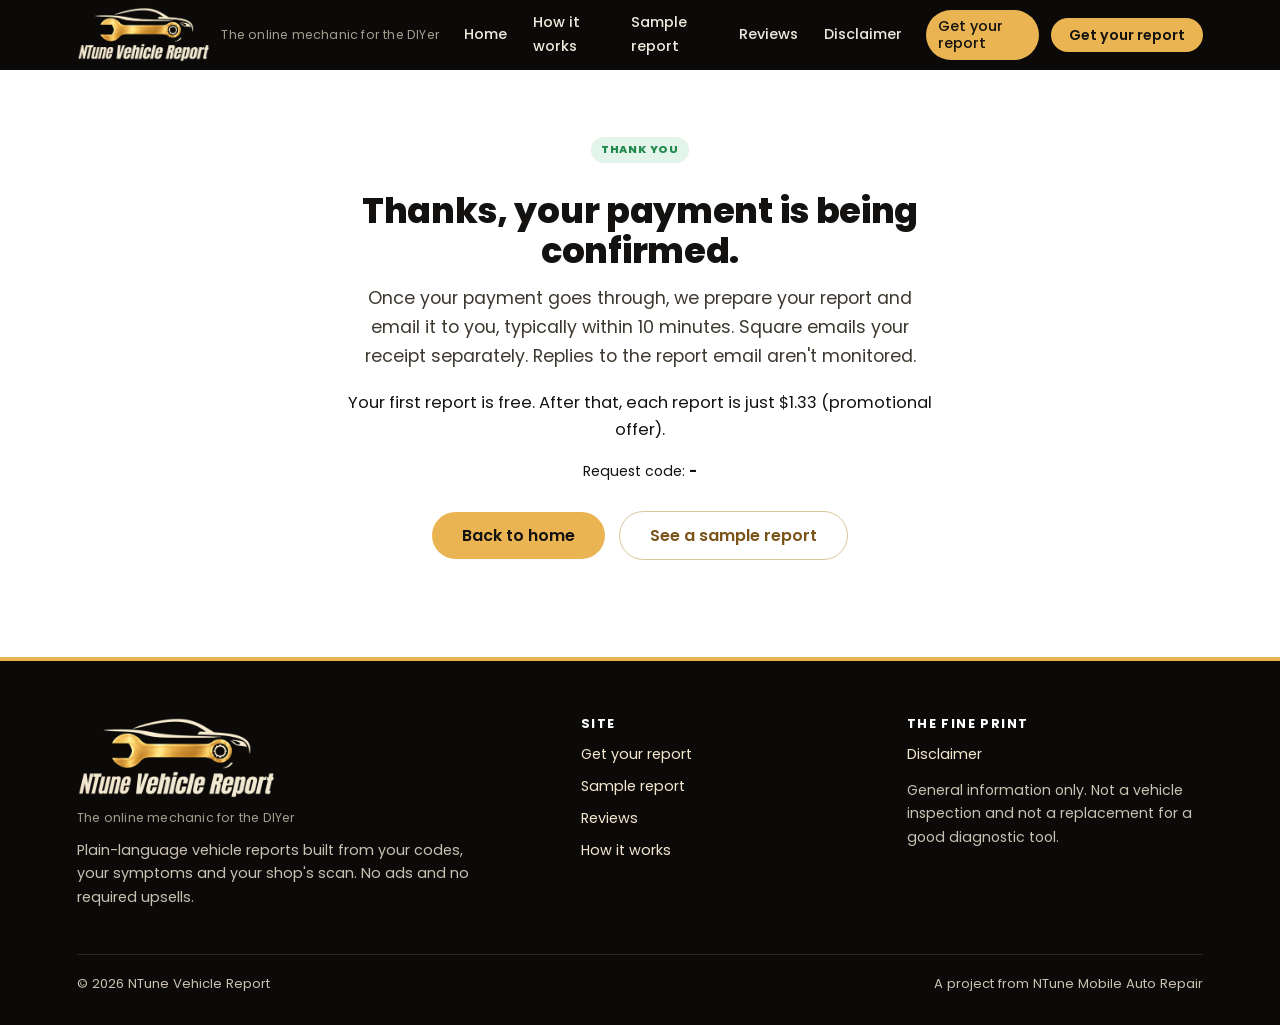
<file: thanks-paid.html>
<!doctype html>
<html lang="en">
<head>
<meta charset="utf-8">
<meta name="viewport" content="width=device-width, initial-scale=1">
<title>NTune Vehicle Report | Payment received</title>
<meta name="description" content="NTune Vehicle Report: thanks for your payment.">
<meta name="theme-color" content="#0b0a08">
<link rel="stylesheet" href="css/styles.css">
<link rel="icon" type="image/png" href="assets/img/favicon-gold-64.png">
</head>
<body>
<a class="skip" href="#main">Skip to content</a>
<header class="site-header">
  <div class="container header-inner">
    <a class="brand" href="index.html"><img class="brand-mark" src="assets/img/ntune-vr-gold-logo-300.png" alt="NTune Vehicle Report" width="134" height="56"><span class="brand-name"><small>The online mechanic for the DIYer</small></span></a>
    <nav id="site-nav" class="nav" aria-label="Main">
      <a href="index.html">Home</a><a href="index.html#how-it-works">How it works</a><a href="sample-report.html">Sample report</a><a href="reviews.html">Reviews</a><a href="disclaimer.html">Disclaimer</a>
      <a class="btn btn-sm" href="get-report.html">Get your report</a>
    </nav>
    <div class="header-tools">
      <a class="btn btn-sm header-cta" href="index.html#get-report-cta">Get your report</a>
      <button class="nav-toggle" aria-expanded="false" aria-controls="site-nav"><span aria-hidden="true">☰</span> Menu</button>
    </div>
  </div>
</header>
<main id="main">
<!-- STAGED, APPROVED Timothy 2026-11-15 5:14 PM PT: all customer-facing wording on this page -->
<section class="section" style="padding-top:64px;padding-bottom:80px">
  <div class="container" style="max-width:640px;text-align:center">
    <span class="tag" style="background:#e3f4ea;color:#1f8a4c">Thank you</span>
    <h1 style="font-size:2.2rem;margin:18px 0 12px">Thanks, your payment is being confirmed.</h1>
    <p class="lead" style="margin:0 auto 18px">Once your payment goes through, we prepare your report and email it to you, typically within 10 minutes. Square emails your receipt separately. Replies to the report email aren't monitored.</p>
    <p><!-- APPROVED Timothy 2026-11-15 5:14 PM PT -->Your first report is free. After that, each report is just <span data-price>$1.33</span> (promotional offer).</p>
    <p class="small">Request code: <b id="req-code">-</b></p>
    <p style="margin-top:28px"><a class="btn" href="index.html">Back to home</a>
       <a class="btn btn-ghost" href="sample-report.html" style="margin-left:10px">See a sample report</a></p>
  </div>
</section>
</main>
<footer class="site-footer">
  <div class="container">
    <div class="footer-grid">
      <div>
        <a class="brand" href="index.html" style="flex-direction:column;align-items:flex-start;gap:12px"><img class="brand-logo" src="assets/img/ntune-vr-gold-logo-480.png" alt="NTune Vehicle Report" width="200" height="83"><span class="brand-name"><small>The online mechanic for the DIYer</small></span></a>
        <p style="margin-top:14px;max-width:420px">Plain-language vehicle reports built from your codes, your symptoms and your shop's scan. No ads and no required upsells.</p>
      </div>
      <div><h4>Site</h4><ul>
        <li><a href="get-report.html">Get your report</a></li>
        <li><a href="sample-report.html">Sample report</a></li>
        <li><a href="reviews.html">Reviews</a></li>
        <li><a href="index.html#how-it-works">How it works</a></li></ul></div>
      <div><h4>The fine print</h4><ul>
        <li><a href="disclaimer.html">Disclaimer</a></li></ul>
        <p class="small" style="margin-top:12px">General information only. Not a vehicle inspection and not a replacement for a good diagnostic tool.</p></div>
    </div>
    <div class="footer-base">
      <span>© <span id="year">2026</span> NTune Vehicle Report</span>
      <span>A project from NTune Mobile Auto Repair</span>
    </div>
  </div>
</footer>

<script src="js/main.js"></script>
<script src="js/pricing.js"></script>
<script>(function(){ var c = new URLSearchParams(location.search).get("code") || ""; if (/^NTVR-[A-HJ-NP-Z2-9]{8}$/.test(c)) document.getElementById("req-code").textContent = c; })();</script>
</body>
</html>
</file>
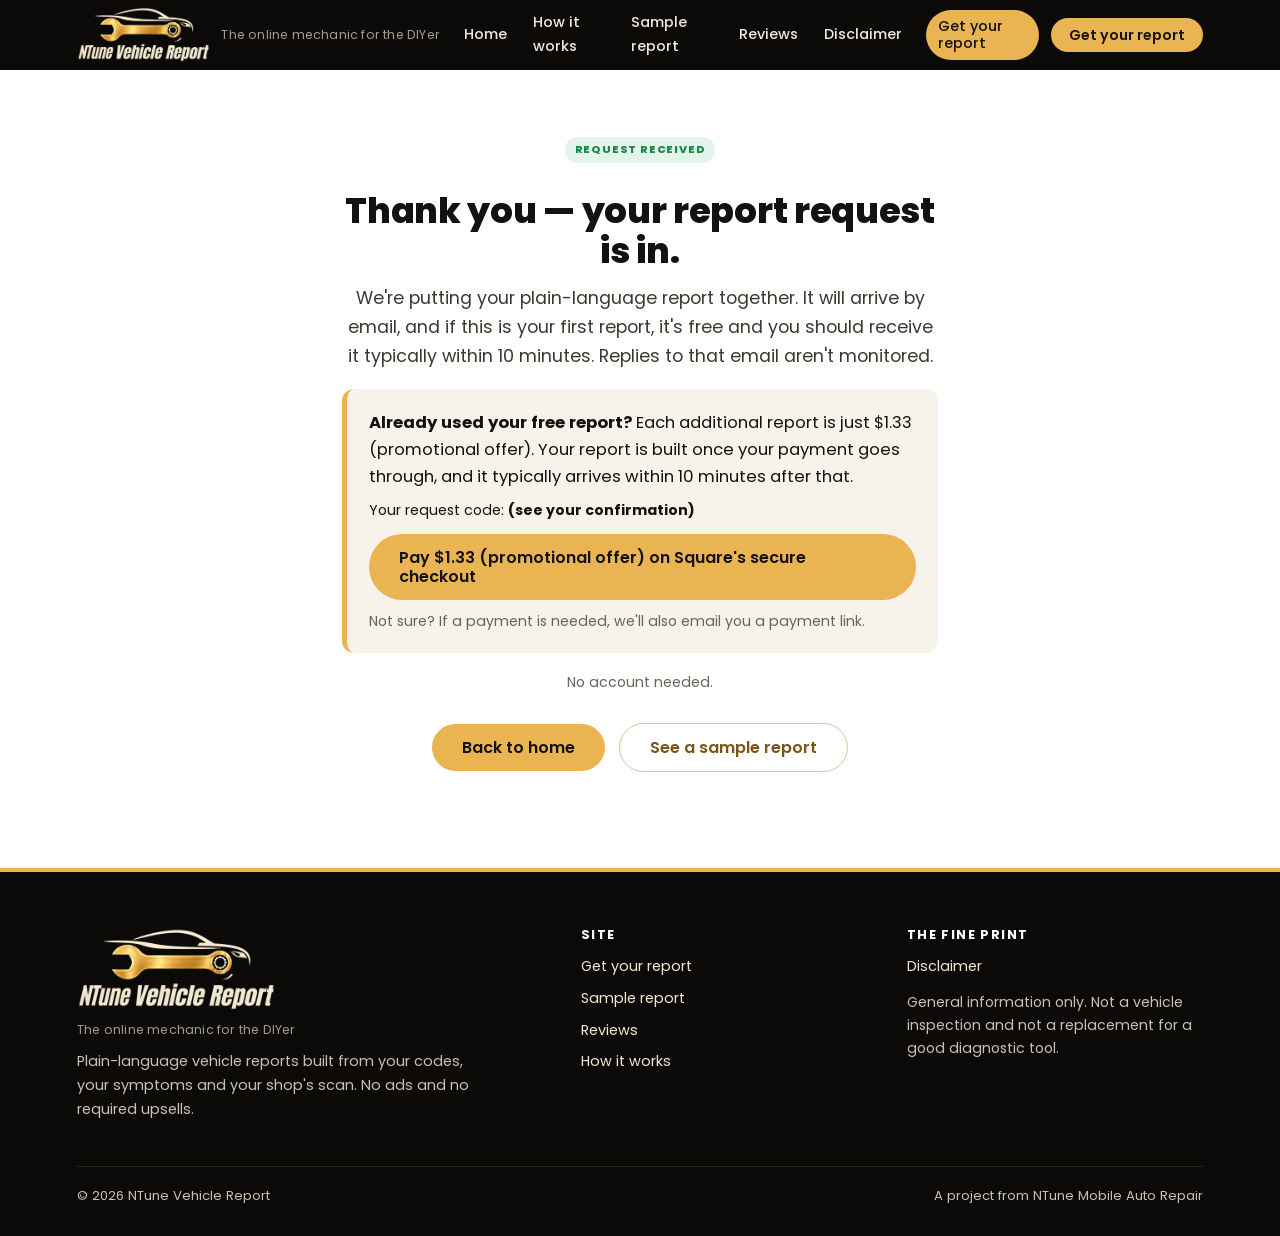
<file: thanks.html>
<!doctype html>
<html lang="en">
<head>
<meta charset="utf-8">
<meta name="viewport" content="width=device-width, initial-scale=1">
<title>NTune Vehicle Report | Request received</title>
<meta name="description" content="NTune Vehicle Report: thank you — your report request was received.">
<meta name="theme-color" content="#0b0a08">
<link rel="stylesheet" href="css/styles.css">
<link rel="icon" type="image/png" href="assets/img/favicon-gold-64.png">
</head>
<body>
<a class="skip" href="#main">Skip to content</a>
<header class="site-header">
  <div class="container header-inner">
    <a class="brand" href="index.html"><img class="brand-mark" src="assets/img/ntune-vr-gold-logo-300.png" alt="NTune Vehicle Report" width="134" height="56"><span class="brand-name"><small>The online mechanic for the DIYer</small></span></a>
    <nav id="site-nav" class="nav" aria-label="Main">
      <a href="index.html">Home</a><a href="index.html#how-it-works">How it works</a><a href="sample-report.html">Sample report</a><a href="reviews.html">Reviews</a><a href="disclaimer.html">Disclaimer</a>
      <a class="btn btn-sm" href="get-report.html">Get your report</a>
    </nav>
    <div class="header-tools">
      <a class="btn btn-sm header-cta" href="index.html#get-report-cta">Get your report</a>
      <button class="nav-toggle" aria-expanded="false" aria-controls="site-nav"><span aria-hidden="true">☰</span> Menu</button>
    </div>
  </div>
</header>
<main id="main">

<section class="section" style="padding-top:64px;padding-bottom:80px">
  <div class="container" style="max-width:640px;text-align:center">
    <span class="tag" style="background:#e3f4ea;color:#1f8a4c">Request received</span>
    <h1 style="font-size:2.2rem;margin:18px 0 12px">Thank you — your report request is in.</h1>
    <p class="lead" style="margin:0 auto 18px">We're putting your plain-language report together. It will arrive by email, and <!-- APPROVED Timothy 2026-11-15 5:14 PM PT --> if this is your first report, it's free and you should receive it typically within 10 minutes. Replies to that email aren't monitored.</p>
    <div id="pay-box" class="notice" style="margin:18px auto;text-align:left">
      <p style="margin:0 0 8px"><b>Already used your free report?</b> Each additional report is just <span data-price>$1.33</span> (promotional offer). Your report is built once your payment goes through, and it typically arrives within 10 minutes after that.</p>
      <p style="margin:0 0 12px" class="small">Your request code: <b id="req-code">(see your confirmation)</b></p>
      <p style="margin:0"><a class="btn" id="pay-link" href="pay.html">Pay <span data-price>$1.33</span> (promotional offer) on Square's secure checkout</a></p>
      <p class="small muted" style="margin:10px 0 0">Not sure? If a payment is needed, we'll also email you a payment link.</p>
    </div>
    <p class="muted small">No account needed.</p>
    <p style="margin-top:28px"><a class="btn" href="index.html">Back to home</a>
       <a class="btn btn-ghost" href="sample-report.html" style="margin-left:10px">See a sample report</a></p>
  </div>
</section>

</main>
<footer class="site-footer">
  <div class="container">
    <div class="footer-grid">
      <div>
        <a class="brand" href="index.html" style="flex-direction:column;align-items:flex-start;gap:12px"><img class="brand-logo" src="assets/img/ntune-vr-gold-logo-480.png" alt="NTune Vehicle Report" width="200" height="83"><span class="brand-name"><small>The online mechanic for the DIYer</small></span></a>
        <p style="margin-top:14px;max-width:420px">Plain-language vehicle reports built from your codes, your symptoms and your shop's scan. No ads and no required upsells.</p>
      </div>
      <div><h4>Site</h4><ul>
        <li><a href="get-report.html">Get your report</a></li>
        <li><a href="sample-report.html">Sample report</a></li>
        <li><a href="reviews.html">Reviews</a></li>
        <li><a href="index.html#how-it-works">How it works</a></li></ul></div>
      <div><h4>The fine print</h4><ul>
        <li><a href="disclaimer.html">Disclaimer</a></li></ul>
        <p class="small" style="margin-top:12px">General information only. Not a vehicle inspection and not a replacement for a good diagnostic tool.</p></div>
    </div>
    <div class="footer-base">
      <span>© <span id="year">2026</span> NTune Vehicle Report</span>
      <span>A project from NTune Mobile Auto Repair</span>
    </div>
  </div>
</footer>

<script src="js/main.js"></script>
<script src="js/pricing.js"></script>
<script>
(function(){ try { var r = JSON.parse(sessionStorage.getItem("ntvr_last_request") || "null");
  if (r && r.code) { document.getElementById("req-code").textContent = r.code;
    document.getElementById("pay-link").href = "pay.html?code=" + encodeURIComponent(r.code); }
  // 2026-11-15 18:35 PT: a promo code was entered, so hide the pay prompt. If the box rejects the code,
  // the approved payment-link email is the fallback.
  if (r && r.promo) { document.getElementById("pay-box").hidden = true; } } catch (e) {} })();
</script>
</body>
</html>
</file>
<file: css/styles.css>
/* NTune Vehicle Report — shared styles (draft)
   2026-11-09: restyled after the acquisition.com visual language (layout patterns only:
   announcement bar, dark nav, heavy geometric type, violet pill buttons, proof strip,
   numbered cards, one-question-per-screen form). Our own copy, no assets of theirs copied.
   2026-11-09 08:2x: gold NTune branding (Timothy, 8:20 AM PT: "Use the gold logo ... That's the branding look behind ntune").
   Sampled with Pillow from brand_assets/logo_nophone.png: wrench gold #eab452 (median), #c78c30 (dark), #fcde7c (light);
   wordmark cream #f3e7cf; logo background matte #000000 (transparent pixels keyed from black).
   Derived for readability (WCAG AA): gold ink #936723 for gold text on light (4.99:1 on white), text on gold #141210 (9.9:1),
   warm near-blacks #0b0a08 / #16140f, warm greys #6a6358 (5.9:1 on white) / #a39b8c (7.2:1 on #0b0a08), pale tints #f7f3ea / #fbf6ea.
*/
@font-face{font-family:"Poppins";src:url("../assets/fonts/Poppins-400.woff2") format("woff2");font-weight:400;font-display:swap}
@font-face{font-family:"Poppins";src:url("../assets/fonts/Poppins-500.woff2") format("woff2");font-weight:500;font-display:swap}
@font-face{font-family:"Poppins";src:url("../assets/fonts/Poppins-600.woff2") format("woff2");font-weight:600;font-display:swap}
@font-face{font-family:"Poppins";src:url("../assets/fonts/Poppins-700.woff2") format("woff2");font-weight:700;font-display:swap}
@font-face{font-family:"Poppins";src:url("../assets/fonts/Poppins-800.woff2") format("woff2");font-weight:800;font-display:swap}
:root{
  --ink:#141210;--ink-2:#3d3830;--muted:#6a6358;--line:#e7e0d2;--bg:#ffffff;--bg-soft:#f7f3ea;--bg-tint:#fbf6ea;--cream:#f7f3ea;--sand:#f1e9d8;
  --navy:#0b0a08;--navy-2:#16140f;--edge:#000000;
  --accent:#eab452;--accent-dark:#c78c30;--accent-light:#fcde7c;--on-accent:#141210;--cream-logo:#f3e7cf;--muted-dark:#a39b8c;
  --violet:#936723;--violet-dark:#936723;--violet-deep:#7a5419;--violet-light:#fcde7c;--violet-soft:#fbf6ea;--yellow:#eab452;--gold:#936723;
  --green:#1f8a4c;--amber:#a85f00;--red:#c62828;
  --blue:var(--violet);--blue-dark:var(--violet-dark);--black:var(--navy);
  --radius:16px;--shadow:0 0 32px rgba(0,0,0,.06);--shadow-lg:0 10px 30px rgba(11,10,8,.16);
  --head:"Poppins","Helvetica Neue",Arial,sans-serif;--body:"Poppins","Helvetica Neue",Arial,sans-serif;
}
*{box-sizing:border-box}
html{scroll-behavior:smooth}
@media (prefers-reduced-motion:reduce){html{scroll-behavior:auto}}
body{margin:0;font-family:var(--body);font-size:16.5px;line-height:1.65;color:var(--ink);background:var(--bg);-webkit-text-size-adjust:100%}
img{max-width:100%;height:auto}
a{color:var(--violet-dark)}
a:hover{color:var(--violet-deep)}
:focus-visible{outline:3px solid var(--accent-dark);outline-offset:2px;border-radius:6px}
h1,h2,h3,h4{font-family:var(--head);font-weight:700;line-height:1.15;letter-spacing:-.3px;margin:0 0 .5em}
h1{font-size:clamp(2.1rem,5.6vw,3.6rem);font-weight:800}
h2{font-size:clamp(1.6rem,3.8vw,2.45rem)}
h3{font-size:1.2rem}
p{margin:0 0 1em}
.container{width:100%;max-width:1170px;margin:0 auto;padding:0 22px}
.narrow{max-width:780px}
.center{text-align:center}
.upper{text-transform:uppercase}
.hl{color:var(--violet)}
.skip{position:absolute;left:-999px;top:0;background:#fff;padding:8px 12px;z-index:100}
.skip:focus{left:8px;top:8px}
.sr-only{position:absolute;width:1px;height:1px;overflow:hidden;clip:rect(0 0 0 0);white-space:nowrap}

/* Announcement bar (test notice) */
.test-banner{background:var(--accent);color:var(--on-accent);font-size:.9rem;text-align:center;padding:9px 16px;font-weight:500}
.test-banner strong{font-weight:700}
.test-banner .new{display:inline-block;background:var(--navy);color:var(--accent);font-size:.66rem;font-weight:800;letter-spacing:.6px;border-radius:999px;padding:2px 8px;margin-right:8px;vertical-align:2px}

/* Header */
.site-header{background:var(--navy);color:#fff;position:sticky;top:0;z-index:50}
.header-inner{display:flex;align-items:center;gap:12px;min-height:70px}
.brand{display:flex;align-items:center;gap:10px;color:#fff;text-decoration:none;flex:0 0 auto;min-width:0}
.brand:hover{color:#fff}
.brand-mark{width:auto;height:56px;flex:0 0 auto;display:block}
.brand-logo{height:auto;width:200px;display:block}
.brand-name{font-family:var(--head);font-weight:800;font-size:1.06rem;color:var(--cream-logo);letter-spacing:.4px;line-height:1;text-transform:uppercase}
.brand-name small{display:block;font-weight:400;font-size:.78rem;color:var(--muted-dark);letter-spacing:.2px;margin-top:4px;text-transform:none}
.nav{display:flex;align-items:center;gap:2px;margin-left:auto}
.nav a{color:#efe9dd;text-decoration:none;padding:8px 12px;border-radius:999px;font-size:.9rem;font-weight:500}
.nav a:hover{color:#fff;background:var(--navy-2)}
.nav a[aria-current="page"]{color:#fff;background:var(--navy-2)}
.nav .btn{margin-left:10px}
.nav .btn[aria-current="page"]{background:var(--accent);box-shadow:0 0 0 2px var(--accent-light)}
.header-tools{display:flex;align-items:center;gap:8px;flex:0 0 auto}
.header-cta{white-space:nowrap;padding:8px 14px;font-size:.82rem;line-height:1.2;flex:0 0 auto}
.nav-toggle{display:none;background:none;border:1px solid #3a352b;color:#fff;border-radius:999px;padding:8px 14px;font:inherit;font-size:.9rem;cursor:pointer}
@media (max-width:900px){
  .nav-toggle{display:inline-flex;align-items:center;gap:6px}
  .nav{display:none;position:absolute;left:0;right:0;top:100%;margin-left:0;background:var(--navy);flex-direction:column;align-items:stretch;padding:8px 16px 18px}
  .nav.open{display:flex}
  .nav a{padding:12px}
  .nav .btn{margin:8px 0 0;text-align:center}
  .header-tools{margin-left:auto}
  .header-cta{padding:7px 11px;font-size:.78rem}
}
@media (max-width:380px){
  .header-cta{padding:7px 9px;font-size:.72rem}
  .nav-toggle{padding:7px 10px;font-size:.82rem}
  .header-inner{gap:8px}
}

/* Buttons: pill style */
.btn{display:inline-block;background:var(--accent);color:var(--on-accent) !important;text-decoration:none;font-weight:600;border:0;border-radius:999px;padding:14px 30px;font-size:1rem;cursor:pointer;line-height:1.2;transition:background .15s,transform .15s;font-family:var(--body)}
.btn:hover{background:var(--accent-dark)}
.btn-lg{padding:18px 44px;font-size:1.08rem;text-transform:uppercase;letter-spacing:.4px}
.btn-ghost{background:transparent;color:var(--violet-deep) !important;border:1.5px solid #d9c59a}
.btn-ghost:hover{background:var(--violet-soft)}
.btn-light{background:#fff;color:var(--navy) !important}
.btn-light:hover{background:var(--bg-tint)}
.btn-yellow{background:var(--navy);color:var(--accent) !important}
.btn-yellow:hover{background:var(--navy-2)}
.btn-sm{padding:9px 18px;font-size:.88rem}
.btn-link{background:none;border:0;color:var(--muted);font:inherit;font-size:.95rem;cursor:pointer;text-decoration:underline;padding:8px 4px}
.btn[disabled]{opacity:.6;cursor:not-allowed}

/* Brief highlight when the header CTA scrolls to a target */
@keyframes cta-pulse{0%{box-shadow:0 0 0 0 rgba(234,180,82,.7)}70%{box-shadow:0 0 0 14px rgba(234,180,82,0)}100%{box-shadow:0 0 0 0 rgba(234,180,82,0)}}
.cta-highlight{outline:3px solid var(--accent-light);outline-offset:4px;animation:cta-pulse 1.2s ease-out 1;border-radius:999px}
#report-form.cta-highlight{border-radius:var(--radius);animation:cta-pulse 1.2s ease-out 1}
@media (prefers-reduced-motion:reduce){.cta-highlight,#report-form.cta-highlight{animation:none}}

/* Sections */
section{padding:80px 0}
.section-soft{background:var(--bg-soft)}
.section-cream{background:var(--cream)}
.section-sand{background:var(--sand)}
.section-navy{background:var(--navy);color:#fff}
.section-navy h2,.section-navy h3{color:#fff}
.eyebrow{font-size:.74rem;font-weight:700;letter-spacing:1.6px;text-transform:uppercase;color:var(--violet);margin-bottom:12px;display:block}
.eyebrow.gold{color:var(--gold)}
.lead{font-size:1.1rem;color:var(--ink-2)}
.muted{color:var(--muted)}
.small{font-size:.88rem}
.section-head{max-width:760px;margin:0 auto 40px;text-align:center}
.section-head h2{text-transform:uppercase}

/* Hero (centered, heavy type) */
.hero{background:radial-gradient(1000px 420px at 50% -10%,#3a2a10 0%,rgba(11,10,8,0) 70%),var(--navy);color:#fff;padding:86px 0 70px;text-align:center}
.hero h1{color:#fff;text-transform:uppercase;max-width:900px;margin:0 auto .35em}
.hero h1 .hl{color:var(--accent)}
.hero .lead{color:#e4dccb;max-width:700px;margin:0 auto}
.hero-actions{display:flex;flex-wrap:wrap;gap:14px;justify-content:center;margin-top:30px}
.hero-actions .btn-ghost{color:var(--cream-logo) !important;border-color:#4a4335}
.hero-actions .btn-ghost:hover{background:var(--navy-2)}
.hero-micro{margin-top:14px;color:var(--muted-dark);font-size:.88rem}

/* Proof strip (facts, not numbers) */
.proof{background:#fff;border-bottom:1px solid var(--line)}
.proof-grid{display:grid;grid-template-columns:repeat(4,1fr)}
.proof-grid > div{padding:26px 22px;border-left:1px solid var(--line)}
.proof-grid > div:first-child{border-left:0}
.proof-grid b{display:block;font-size:1.7rem;font-weight:800;line-height:1.1;letter-spacing:-.5px}
.proof-grid span{display:block;font-size:.72rem;font-weight:600;letter-spacing:1.2px;text-transform:uppercase;color:var(--muted);margin-top:6px}
@media (max-width:820px){.proof-grid{grid-template-columns:1fr 1fr}.proof-grid > div:nth-child(3){border-left:0}.proof-grid > div{border-top:1px solid var(--line)}}

/* Grids & cards */
.grid{display:grid;gap:22px}
.grid-2{grid-template-columns:repeat(2,1fr)}
.grid-3{grid-template-columns:repeat(3,1fr)}
.grid-4{grid-template-columns:repeat(4,1fr)}
@media (max-width:960px){.grid-4{grid-template-columns:repeat(2,1fr)}.grid-3{grid-template-columns:1fr 1fr}}
@media (max-width:640px){.grid-2,.grid-3,.grid-4{grid-template-columns:1fr}}
.card{background:#fff;border:1px solid var(--line);border-radius:var(--radius);padding:26px;box-shadow:var(--shadow);position:relative}
.card h3{margin-bottom:8px}
.card p:last-child{margin-bottom:0}
.icon{width:46px;height:46px;border-radius:12px;background:var(--violet-soft);color:var(--violet);display:grid;place-items:center;margin-bottom:16px}
.icon svg{width:23px;height:23px}
.card.feature-new{border-color:#e3cf9f}
.tag{display:inline-block;font-size:.68rem;font-weight:800;letter-spacing:.8px;text-transform:uppercase;padding:4px 10px;border-radius:999px;background:var(--violet-soft);color:var(--violet-dark);margin-bottom:10px}
.tag.gold{background:var(--violet-soft);color:var(--violet-deep)}
.card .corner{position:absolute;top:-11px;right:18px;margin:0;background:var(--red);color:#fff}
.card .corner.y{background:var(--accent);color:var(--on-accent)}

/* Problem list (sound familiar) */
.split{display:grid;grid-template-columns:1fr 1fr;gap:56px;align-items:start}
@media (max-width:860px){.split{grid-template-columns:1fr;gap:28px}}
.symptoms{list-style:none;margin:0 0 22px;padding:0 0 0 18px;border-left:2px solid #e3cf9f}
.symptoms li{padding:7px 0;color:var(--ink-2)}
.big-claim{font-size:clamp(1.8rem,4vw,2.6rem);font-weight:700;line-height:1.15;letter-spacing:-.5px}

/* Numbered steps (01-04 cards) */
.steps{counter-reset:s;list-style:none;padding:0;margin:0;display:grid;gap:16px}
.steps li{counter-increment:s;background:#fff;border-radius:14px;padding:22px 24px;box-shadow:var(--shadow)}
.steps li::before{content:"0" counter(s);display:block;font-weight:700;font-size:1.35rem;color:var(--gold);line-height:1;margin-bottom:8px}
.steps h3{font-size:.86rem;letter-spacing:1.2px;text-transform:uppercase;margin-bottom:6px}
.steps p{margin:0;color:var(--ink-2);font-size:.95rem}

/* Checklist */
.checklist{list-style:none;padding:0;margin:0}
.checklist li{position:relative;padding:8px 0 8px 32px;color:var(--ink-2)}
.checklist li::before{content:"✓";position:absolute;left:4px;top:7px;color:var(--gold);font-weight:800}
.section-navy .checklist li{color:#e4dccb}
.section-navy .checklist li::before{color:var(--accent)}

/* Path cards (pick the one that matches you) */
.path{display:flex;flex-direction:column}
.path .btn{margin-top:auto;align-self:flex-start}
.path .kicker{font-size:.72rem;font-weight:800;letter-spacing:1.4px;text-transform:uppercase;color:var(--muted);margin-bottom:6px}

/* FAQ */
.faq{max-width:820px;margin:0 auto}
.faq details{border-bottom:1px solid var(--line);padding:4px 0}
.faq summary{cursor:pointer;list-style:none;font-weight:600;font-size:1.05rem;padding:16px 40px 16px 0;position:relative}
.faq summary::-webkit-details-marker{display:none}
.faq summary::after{content:"+";position:absolute;right:6px;top:12px;font-size:1.5rem;font-weight:400;color:var(--violet)}
.faq details[open] summary::after{content:"–"}
.faq details p{color:var(--ink-2);margin:0 0 16px}

/* Notice boxes */
.notice{border-left:5px solid var(--accent);background:var(--bg-soft);border-radius:12px;padding:20px 22px;margin:0 0 20px}
.notice.blue{border-left-color:var(--accent-dark);background:var(--violet-soft)}
.notice.plain{border-left-color:#b0a794;background:var(--bg-soft)}
.notice h3,.notice h2{margin-bottom:6px}
.notice p:last-child,.notice ul:last-child{margin-bottom:0}

/* CTA band */
.cta-band{background:var(--accent);color:var(--on-accent);text-align:center;padding:72px 0}
.cta-band h2{color:var(--on-accent);text-transform:uppercase}
.cta-band p{color:#2e2618}
.cta-inner{display:flex;flex-direction:column;align-items:center;gap:18px}

/* Page header */
.page-head{background:var(--navy);color:#fff;padding:60px 0 50px;text-align:center}
.page-head h1{color:#fff;text-transform:uppercase;font-size:clamp(1.9rem,4.6vw,3rem)}
.page-head p{max-width:720px;margin-left:auto;margin-right:auto}
.page-head .lead{color:#e4dccb}
.page-head .muted{color:var(--muted-dark)}
.breadcrumb{font-size:.82rem;color:var(--muted-dark);margin-bottom:12px;letter-spacing:.4px}
.breadcrumb a{color:var(--muted-dark)}

/* Prose (legal pages) */
.prose h2{font-size:1.35rem;margin-top:1.9em}
.prose h2:first-child{margin-top:0}
.prose ul{padding-left:1.25em}
.prose li{margin-bottom:.45em}

/* Forms (shared) */
fieldset{border:0;padding:0;margin:0;min-width:0}
legend{padding:0}
.field{margin-bottom:18px}
.row{display:grid;gap:14px}
.row-2{grid-template-columns:1fr 1fr}
.row-3{grid-template-columns:120px 1fr 1fr}
@media (max-width:640px){.row-2,.row-3{grid-template-columns:1fr}}
label{display:block;font-weight:600;margin-bottom:6px;font-size:.92rem}
.req{color:var(--red);font-weight:700}
.opt{color:var(--muted);font-weight:400;font-size:.85rem}
.help{display:block;color:var(--muted);font-size:.84rem;margin-top:6px;line-height:1.5}
input[type=text],input[type=email],input[type=number],select,textarea{width:100%;font:inherit;font-size:16px;color:var(--ink);background:#f6f2ea;border:1.5px solid #e5ddcf;border-radius:10px;padding:14px 15px;transition:border-color .15s,box-shadow .15s,background .15s}
input::placeholder,textarea::placeholder{color:#756d60;text-transform:none}
textarea{min-height:120px;resize:vertical}
input:focus,select:focus,textarea:focus{outline:none;border-color:var(--accent-dark);background:#fff;box-shadow:0 0 0 3px rgba(234,180,82,.28)}
.invalid input,.invalid select,.invalid textarea{border-color:var(--red);background:#fff}
.error{display:none;color:var(--red);font-size:.86rem;margin-top:6px;font-weight:600}
.invalid > .error,.invalid .field > .error,.invalid .error{display:block}
.check{display:flex;gap:12px;align-items:flex-start;font-weight:400;font-size:.92rem}
.check input{width:20px;height:20px;margin-top:3px;flex:0 0 20px;accent-color:var(--accent-dark)}
.dropzone{border:2px dashed #d9c59a;border-radius:14px;padding:22px;text-align:center;background:var(--bg-tint);transition:background .15s,border-color .15s}
.dropzone.drag{background:var(--bg-soft);border-color:var(--accent-dark)}
.dropzone input[type=file]{display:block;margin:12px auto 0;max-width:100%;font-size:.92rem}
.file-list{list-style:none;padding:0;margin:12px 0 0;text-align:left}
.file-list li{display:flex;justify-content:space-between;gap:10px;background:#fff;border:1px solid var(--line);border-radius:8px;padding:8px 12px;margin-top:8px;font-size:.9rem}
.file-list li.bad{border-color:#f1b7b8;background:#fff5f5;color:var(--red)}
.file-list button{background:none;border:0;color:var(--muted);cursor:pointer;font-size:.88rem;text-decoration:underline}
.form-summary{display:none;border:1.5px solid var(--red);background:#fff5f5;color:#7d1416;border-radius:10px;padding:12px 14px;margin-bottom:16px;font-size:.92rem}
.form-summary.show{display:block}
.thanks{display:none;text-align:left}
.thanks.show{display:block}
.counter{float:right;font-weight:400;color:var(--muted);font-size:.82rem}

/* Roadmap-style multi-step form (get-report) */
.rm-hero{text-align:center;padding:56px 0 10px}
.rm-hero h1{font-size:clamp(1.9rem,4.8vw,3.2rem);max-width:900px;margin:0 auto .3em}
.rm-hero .lead{max-width:640px;margin:0 auto}
.rm-preview{position:relative;height:190px;max-width:700px;margin:28px auto 6px}
.rm-sheet{position:absolute;top:22px;width:250px;height:150px;background:#fff;border:1px solid #e2dacb;border-radius:6px;box-shadow:var(--shadow-lg);overflow:hidden;text-align:left}
.rm-sheet.l{left:50px;transform:rotate(-5deg) scale(.9)}
.rm-sheet.r{right:50px;transform:rotate(5deg) scale(.9)}
.rm-sheet.c{left:50%;top:0;width:300px;height:180px;transform:translateX(-50%);z-index:2}
.rm-sheet .h{background:var(--navy);color:#fff;font-size:.62rem;font-weight:800;letter-spacing:1px;padding:6px 10px;display:flex;justify-content:space-between}
.rm-sheet .h i{font-style:normal;color:var(--accent)}
.rm-sheet .ln{height:7px;border-radius:4px;background:#eee8dc;margin:9px 10px 0}
.rm-sheet .ln.v{background:#e3cf9f;width:40%}
.rm-sheet .ln.s{width:70%}
.rm-sheet .chip{display:inline-block;margin:9px 0 0 10px;background:var(--navy);color:#fff;font:700 .6rem ui-monospace,Menlo,monospace;border-radius:4px;padding:2px 6px}
@media (max-width:640px){.rm-sheet.l,.rm-sheet.r{display:none}.rm-preview{height:180px}}
.rm-wrap{max-width:560px;margin:0 auto}
.rm-card{background:#fff;border:1.5px solid #e3cf9f;border-radius:18px;padding:30px 30px 24px;box-shadow:var(--shadow)}
@media (max-width:520px){.rm-card{padding:22px 18px 18px}}
.rm-progress{margin-bottom:22px}
.rm-progress-top{display:flex;justify-content:space-between;font-size:.76rem;font-weight:700;letter-spacing:1px;text-transform:uppercase;color:var(--muted);margin-bottom:8px}
.rm-track{height:8px;background:#eee8dc;border-radius:999px;overflow:hidden}
.rm-bar{height:100%;width:0;background:linear-gradient(90deg,var(--accent-dark),var(--accent));border-radius:999px;transition:width .35s ease}
.rm-step{display:none}
.rm-step.active{display:block;animation:rmIn .25s ease}
@keyframes rmIn{from{opacity:0;transform:translateY(6px)}to{opacity:1;transform:none}}
@media (prefers-reduced-motion:reduce){.rm-step.active{animation:none}.rm-bar{transition:none}}
.rm-q{font-size:clamp(1.5rem,4vw,2rem);font-weight:500;line-height:1.2;letter-spacing:-.4px;margin:0 0 6px}
.rm-q strong{font-weight:800}
.rm-sub{color:var(--muted);font-size:.92rem;margin:0 0 18px}
.rm-nav{display:flex;align-items:center;justify-content:space-between;gap:12px;margin-top:22px}
.rm-nav .btn{flex:1;max-width:none;text-transform:uppercase;letter-spacing:.5px;padding:16px 24px}
.rm-nav .btn-back{flex:0 0 auto;background:none;border:1.5px solid var(--line);color:var(--ink-2) !important;border-radius:999px;padding:14px 20px;font:inherit;font-weight:600;font-size:.9rem;cursor:pointer}
.rm-nav .btn-back:hover{background:var(--bg-soft)}
.rm-under{text-align:center;color:var(--muted);font-size:.86rem;margin:14px 0 0}
.rm-trust{display:flex;flex-direction:column;align-items:center;gap:8px;margin:26px 0 0;padding:0;list-style:none;font-weight:600;font-size:1rem}
.rm-trust li::before{content:"✦";color:var(--violet);margin-right:10px}
.rm-fine{max-width:760px;margin:16px auto 0;text-align:center;font-size:.84rem;color:var(--muted)}
.rm-review{background:var(--bg-soft);margin-top:56px;padding:40px 0}
.rm-review-inner{display:flex;gap:26px;align-items:center;max-width:860px;margin:0 auto}
.rm-review .ph{flex:0 0 120px;height:120px;border:2px dashed #cfc6b4;border-radius:12px;display:grid;place-items:center;color:#8f877a;font-size:.72rem;font-weight:700;letter-spacing:1px;text-align:center;padding:8px}
.rm-review blockquote{margin:0;font-style:italic;color:var(--muted)}
@media (max-width:600px){.rm-review-inner{flex-direction:column;text-align:center}}
.rm-summary{background:var(--bg-soft);border-radius:12px;padding:14px 16px;font-size:.9rem;margin:0 0 16px}
.rm-summary dl{display:grid;grid-template-columns:auto 1fr;gap:4px 14px;margin:0}
.rm-summary dt{font-weight:700;color:var(--muted);font-size:.76rem;letter-spacing:.6px;text-transform:uppercase;padding-top:2px}
.rm-summary dd{margin:0;word-break:break-word}
.rm-summary .edit{background:none;border:0;color:var(--violet-dark);text-decoration:underline;cursor:pointer;font:inherit;font-size:.82rem;padding:0;margin-left:6px}
.thanks .rm-card{border-color:#9fd8b6;text-align:center}
.thanks .tick{width:64px;height:64px;border-radius:50%;background:#e3f4ea;color:var(--green);display:grid;place-items:center;font-size:2rem;font-weight:800;margin:0 auto 14px}

/* Stars */
.stars{display:inline-flex;flex-direction:row-reverse;gap:4px}
.stars input{position:absolute;opacity:0;width:1px;height:1px}
.stars label{font-size:2rem;line-height:1;color:#d8d0c0;cursor:pointer;margin:0;padding:2px}
.stars input:checked ~ label,.stars label:hover,.stars label:hover ~ label{color:var(--accent-dark)}
.stars input:focus-visible + label{outline:3px solid var(--accent-dark);border-radius:4px}

/* Reviews */
.empty-state{text-align:center;border:2px dashed #d8d0c0;border-radius:var(--radius);padding:40px 24px;background:#fff}
.empty-state .big{font-size:2.2rem;color:#d8d0c0;letter-spacing:4px;margin-bottom:6px}
.review-list{display:grid;gap:16px}
.ph-label{display:inline-block;font-size:.66rem;font-weight:800;letter-spacing:1px;text-transform:uppercase;background:#efe9de;color:var(--muted);border-radius:999px;padding:3px 9px;margin-bottom:10px}

/* Sample report */
.sample-wrap{position:relative;max-width:900px;margin:0 auto}
.watermark{position:fixed;inset:0;pointer-events:none;z-index:0;display:grid;place-items:center;overflow:hidden}
.watermark span{font-family:var(--head);font-weight:800;font-size:min(24vw,240px);color:rgba(209,42,42,.06);transform:rotate(-24deg);letter-spacing:12px;white-space:nowrap}
.report{position:relative;z-index:1;background:#fff;border:1px solid var(--line);border-radius:16px;box-shadow:var(--shadow-lg);overflow:hidden}
.report-head{background:var(--navy);color:#fff;padding:22px 26px;border-bottom:4px solid var(--accent);display:flex;justify-content:space-between;gap:16px;flex-wrap:wrap;align-items:center}
.report-head h2{color:#fff;margin:0;font-size:1.4rem;text-transform:uppercase}
.sample-stamp{border:2px solid #ff6b6e;color:#ff8a8c;font-weight:800;letter-spacing:3px;padding:4px 12px;border-radius:6px;font-size:.95rem}
.report-body{padding:26px}
.report-meta{font-size:.92rem;color:var(--ink-2);border-bottom:1px solid var(--line);padding-bottom:14px;margin-bottom:18px}
.report-sec{margin:30px 0 0;padding-top:22px;border-top:1px solid var(--line)}
.report-sec:first-of-type{border-top:0;padding-top:0;margin-top:10px}
.report-sec h3{font-size:1.25rem;display:flex;align-items:center;gap:10px;flex-wrap:wrap}
.tiles{display:grid;grid-template-columns:repeat(3,1fr);gap:12px;margin:18px 0}
.tile{background:var(--bg-soft);border-radius:12px;padding:14px;text-align:center}
.tile b{display:block;font-weight:800;font-size:1.8rem;color:var(--violet-dark);line-height:1.1}
.tile span{font-size:.82rem;color:var(--muted)}
@media (max-width:520px){.tiles{grid-template-columns:1fr}}
.item{border:1px solid var(--line);border-radius:12px;padding:16px 18px;margin-top:12px;background:#fff}
.item h4{margin:0 0 6px;font-size:1rem}
.item p{margin:0 0 .5em;font-size:.94rem}
.item p:last-child{margin-bottom:0}
.kv{font-size:.74rem;font-weight:700;letter-spacing:.6px;text-transform:uppercase;color:var(--muted);margin-right:4px}
.src{font-size:.84rem;color:var(--muted)}
.src a{color:var(--muted)}
.code-chip{display:inline-block;font-family:ui-monospace,SFMono-Regular,Menlo,Consolas,monospace;font-weight:700;background:var(--navy);color:#fff;border-radius:6px;padding:3px 9px;font-size:.92rem}
.pill{display:inline-block;font-size:.68rem;font-weight:800;letter-spacing:.6px;text-transform:uppercase;border-radius:999px;padding:3px 9px}
.pill.red{background:#fde8e8;color:var(--red)}
.pill.amber{background:#fff1dc;color:var(--amber)}
.pill.gray{background:#efe9de;color:var(--ink-2)}
.pill.sample{background:#fde8e8;color:var(--red)}
.bars{list-style:none;padding:0;margin:12px 0 0}
.bars li{display:grid;grid-template-columns:1fr auto;gap:4px 12px;padding:8px 0;border-bottom:1px solid var(--line);font-size:.94rem}
.bars .bar{grid-column:1/-1;height:6px;background:var(--bg-soft);border-radius:4px;overflow:hidden}
.bars .bar i{display:block;height:100%;background:var(--accent-dark)}
.next-steps{counter-reset:n;list-style:none;padding:0;margin:12px 0 0}
.next-steps li{counter-increment:n;position:relative;padding:14px 16px 14px 56px;border:1px solid var(--line);border-radius:12px;margin-top:10px}
.next-steps li::before{content:counter(n);position:absolute;left:16px;top:14px;width:28px;height:28px;border-radius:50%;background:var(--violet-soft);color:var(--violet-dark);font-weight:700;display:grid;place-items:center}
.next-steps p{margin:.3em 0 0;font-size:.94rem}
.report-foot{background:var(--bg-soft);border-top:1px solid var(--line);padding:16px 26px;font-size:.86rem;color:var(--muted)}

/* Footer (charcoal with NTune blue rule, logo on the dark ground it was made for) */
.site-footer{background:var(--navy);border-top:4px solid var(--accent);color:#c9c1b1;padding:56px 0 30px;font-size:.9rem}
.site-footer a{color:var(--cream-logo);text-decoration:none}
.site-footer a:hover{text-decoration:underline}
.site-footer .brand-name small{color:var(--muted-dark)}
.footer-grid{display:grid;grid-template-columns:1.6fr 1fr 1fr;gap:30px}
@media (max-width:760px){.footer-grid{grid-template-columns:1fr}}
.footer-grid h4{color:#fff;font-weight:700;font-size:.8rem;letter-spacing:1.4px;text-transform:uppercase;margin:0 0 12px}
.footer-grid ul{list-style:none;margin:0;padding:0}
.footer-grid li{margin-bottom:8px}
.footer-base{border-top:1px solid #2a261e;margin-top:30px;padding-top:18px;display:flex;justify-content:space-between;gap:12px;flex-wrap:wrap;font-size:.82rem}

/* Mobile sticky CTA */
.sticky-cta{display:none}
@media (max-width:760px){
  section{padding:60px 0}
  .sticky-cta{display:block;position:fixed;left:0;right:0;bottom:0;z-index:40;background:rgba(255,255,255,.97);border-top:1px solid var(--line);padding:10px 16px calc(10px + env(safe-area-inset-bottom));box-shadow:0 -4px 14px rgba(0,0,0,.06)}
  .sticky-cta .btn{display:block;text-align:center}
  body.has-sticky{padding-bottom:76px}
}
@media print{.site-header,.site-footer,.sticky-cta,.test-banner{display:none}.watermark span{color:rgba(209,42,42,.12)}}
input,textarea,select,fieldset,[id]{scroll-margin-top:110px}

/* get-report: "What you get in the report" with a real SAMPLE screenshot */
.rm-get{display:grid;grid-template-columns:1.05fr 1fr;gap:40px;align-items:center;max-width:1000px;margin:26px auto 0}
@media (max-width:820px){.rm-get{grid-template-columns:1fr;gap:22px}}
.shot{position:relative;border-radius:14px;overflow:hidden;box-shadow:var(--shadow-lg);border:1px solid var(--line);background:#fff;max-height:420px}
.shot img{display:block;width:100%}
.shot::after{content:"";position:absolute;left:0;right:0;bottom:0;height:70px;background:linear-gradient(rgba(255,255,255,0),#fff)}
.shot .stamp{position:absolute;top:14px;right:14px;z-index:2;background:var(--red);color:#fff;font-weight:800;letter-spacing:2px;font-size:.78rem;padding:5px 12px;border-radius:6px}
.shot-cap{font-size:.8rem;color:var(--muted);margin-top:8px;text-align:center}
.rm-familiar{max-width:760px;margin:40px auto 0;background:var(--bg-soft);border-radius:16px;padding:24px 28px}
.rm-familiar .symptoms{margin-bottom:12px}
.extra-card{display:flex;gap:20px;align-items:center;margin-top:22px;background:var(--navy);color:#fff;border:0}
.extra-card h3{color:#fff}
.extra-card p{color:#e4dccb}
.extra-card .icon{background:#2a2112;color:var(--accent);flex:0 0 46px;margin:0}
@media (max-width:640px){.extra-card{flex-direction:column;align-items:flex-start}}
@media (max-width:560px){.site-header .brand-mark{height:44px}.site-header .brand-name{font-size:.86rem}.site-header .brand-name small{display:none}}

/* 2026-11-09 8:30 AM PT: logo now carries the 'NTune Vehicle Report' wordmark, so the text name beside it was dropped; tagline stays. */
.brand-name small{margin-top:0}
/* 2026-11-09 8:30 AM PT (Timothy 8:28): hero leads with the gold logo wordmark; tagline in small print beneath it. */
.hero h1.hero-brand{margin:0 auto 6px;max-width:560px;line-height:0}
.hero h1.hero-brand img{display:block;width:100%;height:auto;margin:0 auto}
.hero-tagline{color:var(--cream-logo);font-size:1rem;font-weight:500;letter-spacing:.3px;margin:0 auto 22px}
@media (max-width:560px){.hero h1.hero-brand{max-width:320px}.hero-tagline{font-size:.92rem}}
</file>
